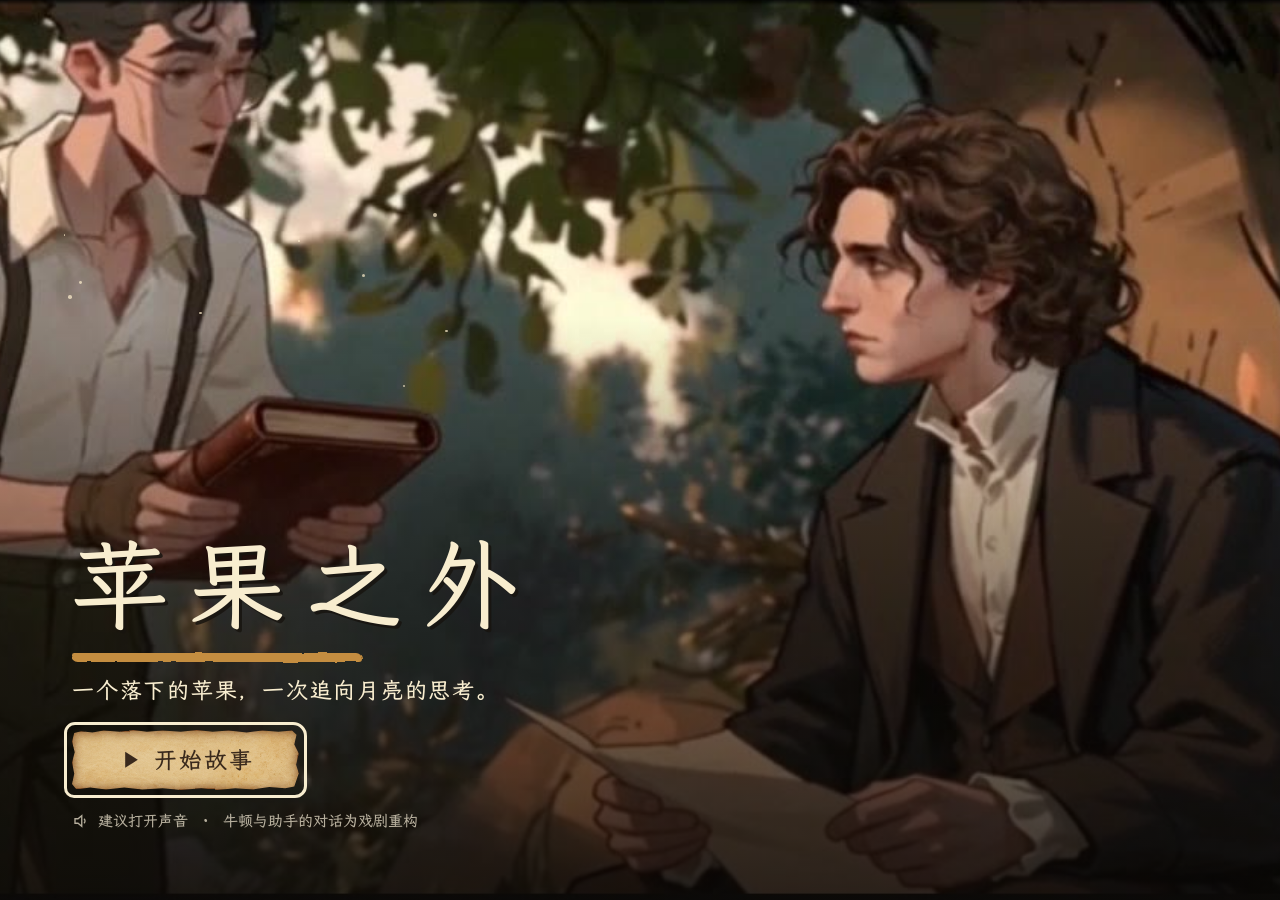
<file: experiences/apple-beyond/index.html>
<!doctype html>
<html lang="zh-CN">
<head>
<meta charset="utf-8">
<meta name="viewport" content="width=device-width, initial-scale=1, viewport-fit=cover">
<link rel="icon" href="data:,">
<title>苹果之外</title>
<meta name="claude:viewport-fit-sides" content="cover">
<link rel="stylesheet" href="styles/tokens.css">
<link rel="stylesheet" href="styles/film.css">
<link rel="stylesheet" href="styles/player.css">
<script defer src="scripts/config.js"></script>
<script defer src="scripts/story.js"></script>
<script defer src="scripts/plates.js"></script>
<script defer src="scripts/overlays.js"></script>
<script defer src="scripts/media.js"></script>
<script defer src="scripts/fx.js"></script>
<script defer src="scripts/notebook.js"></script>
<script defer src="assets/audio/music-data.js"></script>
<script defer src="scripts/audio.js"></script>
<script defer src="scripts/app.js"></script>
<link rel="stylesheet" href="styles/parchment.css">
<link rel="stylesheet" href="styles/fullscreen.css">
</head>
<body class="film-body">
<noscript><p class="noscript">这部互动电影需要浏览器开启 JavaScript。</p></noscript>
<svg class="ink-defs" aria-hidden="true" focusable="false"><defs>
  <filter id="ink-a" x="-6%" y="-6%" width="112%" height="112%"><feTurbulence type="fractalNoise" baseFrequency="0.045" numOctaves="2" seed="3" result="n"/><feDisplacementMap in="SourceGraphic" in2="n" scale="3.4" xChannelSelector="R" yChannelSelector="G"/></filter>
  <filter id="ink-b" x="-6%" y="-6%" width="112%" height="112%"><feTurbulence type="fractalNoise" baseFrequency="0.05" numOctaves="2" seed="11" result="n"/><feDisplacementMap in="SourceGraphic" in2="n" scale="3.4" xChannelSelector="R" yChannelSelector="G"/></filter>
  <filter id="ink-c" x="-6%" y="-6%" width="112%" height="112%"><feTurbulence type="fractalNoise" baseFrequency="0.04" numOctaves="2" seed="23" result="n"/><feDisplacementMap in="SourceGraphic" in2="n" scale="3.4" xChannelSelector="R" yChannelSelector="G"/></filter>
</defs></svg>
<main class="film" id="film">
  <div class="scene" id="scene" data-scene="welcome" data-node="welcome">
    <div class="stage">
      <img class="still" id="still" src="assets/stills/cover.jpg" alt="" width="1280" height="720">
      <canvas class="freeze" id="freeze" width="1280" height="720" aria-hidden="true" hidden></canvas>
      <video class="clip" id="clip" playsinline preload="auto" hidden></video>
      <div class="ov" id="ov" aria-hidden="true"></div>
      <div class="shade" aria-hidden="true"></div>
      <div class="ambience" aria-hidden="true"></div>
      <svg class="launch" viewBox="0 0 1280 720" aria-hidden="true">
        <defs>
          <linearGradient id="launch-g" x1="0" y1="0" x2="1" y2="0"><stop offset="0%" stop-color="#a87a2a" stop-opacity="0.4"/><stop offset="60%" stop-color="#e8c77e"/><stop offset="100%" stop-color="#fff3cf"/></linearGradient>
        </defs>
        <g class="launch-g">
          <path class="launch-glow" d=""/>
          <path class="launch-body" d=""/>
          <path class="launch-shaft" pathLength="1" d="M852 482 L982 482"/>
          <path class="launch-head" pathLength="1" d="M968 470 L984 482 L968 494"/>
          <g class="launch-ticks"></g>
        </g>
      </svg>
      <div class="hot">
        <button type="button" class="hs" id="sp-ball" data-for="speed" style="--x:814;--y:482" aria-expanded="false" aria-controls="sp-dial" hidden>
          <span class="hs-core" aria-hidden="true"></span><span class="hs-tag">点小球</span>
        </button>
        <div class="thinking" data-for="hypothesis" style="--x:492;--y:150" aria-hidden="true" hidden><i></i><i></i><i></i></div>
        <div class="thinking" data-for="reciprocity" style="--x:500;--y:150" aria-hidden="true" hidden><i></i><i></i><i></i></div>
        <button type="button" class="hs" data-for="summary" data-clue="0" style="--x:470;--y:212" hidden><span class="hs-core" aria-hidden="true"></span><span class="hs-tag">地球仪</span></button>
        <button type="button" class="hs" data-for="summary" data-clue="1" style="--x:752;--y:466" hidden><span class="hs-core" aria-hidden="true"></span><span class="hs-tag">手稿</span></button>
        <button type="button" class="hs is-tag-left" data-for="summary" data-clue="2" style="--x:986;--y:452" hidden><span class="hs-core" aria-hidden="true"></span><span class="hs-tag">苹果</span></button>
        <div class="clue" id="sum-clue" hidden><svg class="clue-art" viewBox="0 0 200 120" aria-hidden="true"></svg></div>
      </div>
      <div class="fx-layer" aria-hidden="true"></div>
      <div class="stage-msg" hidden></div>
    </div>

    <div class="ui">
      <!-- 片头 -->
      <div class="grp" data-for="welcome">
        <div class="cover">
          <h1 class="cover-title">苹果之外</h1>
          <p class="cover-sub">一个落下的苹果，一次追向月亮的思考。</p>
          <div class="cover-actions">
            <button type="button" class="pill is-big" id="btn-start"><svg viewBox="0 0 24 24" aria-hidden="true"><path d="M8 5 L19 12 L8 19 Z" fill="currentColor" stroke="none"/></svg><span>开始故事</span></button>
            <button type="button" class="ghost" id="btn-resume" hidden><svg viewBox="0 0 24 24" aria-hidden="true"><path d="M5 12 a7 7 0 1 0 2-5"/><path d="M5 4 V8 H9"/></svg><span>继续故事</span></button>
          </div>
          <p class="cover-note"><svg viewBox="0 0 24 24" aria-hidden="true"><path d="M4 9 H8 L13 5 V19 L8 15 H4 Z"/><path d="M16 9 a4 4 0 0 1 0 6"/></svg>建议打开声音　·　牛顿与助手的对话为戏剧重构</p>
        </div>
      </div>

      <!-- 三档速度 -->
      <div class="grp" data-for="speed retry" hidden>
        <p class="task"><span id="speed-task">选一档速度，让小球绕过地面</span></p>
        <div class="dial" id="sp-dial" role="radiogroup" aria-labelledby="speed-task">
          <button type="button" class="medal" role="radio" aria-checked="false" data-v="0" style="--x:704;--y:426" tabindex="0" aria-label="速度档位一"><span class="medal-num" aria-hidden="true">Ⅰ</span><span class="medal-bars" aria-hidden="true"><i></i></span><i class="medal-tried" aria-hidden="true"></i></button>
          <button type="button" class="medal" role="radio" aria-checked="false" data-v="1" style="--x:814;--y:362" tabindex="-1" aria-label="速度档位二"><span class="medal-num" aria-hidden="true">Ⅱ</span><span class="medal-bars" aria-hidden="true"><i></i><i></i></span><i class="medal-tried" aria-hidden="true"></i></button>
          <button type="button" class="medal" role="radio" aria-checked="false" data-v="2" style="--x:924;--y:426" tabindex="-1" aria-label="速度档位三"><span class="medal-num" aria-hidden="true">Ⅲ</span><span class="medal-bars" aria-hidden="true"><i></i><i></i><i></i></span><i class="medal-tried" aria-hidden="true"></i></button>
        </div>
        <div class="result" id="sp-result" hidden>
          <svg class="result-art" viewBox="0 0 240 110" aria-hidden="true">
            <defs><radialGradient id="rb" cx="35%" cy="30%" r="70%"><stop offset="0%" stop-color="#f6d9a8"/><stop offset="60%" stop-color="#b8834c"/><stop offset="100%" stop-color="#6a4520"/></radialGradient></defs>
            <path class="result-sky" d="M0 0 H240 V110 H0 Z"/>
            <path class="result-ground" d="M0 86 Q120 70 240 86 V110 H0 Z"/>
            <path class="result-trail" pathLength="1" d=""/>
            <g class="result-burst"></g>
            <circle class="result-ball" r="8" cx="0" cy="0" fill="url(#rb)"/>
          </svg>
          <p class="result-text"><span class="result-tag"></span><span class="sr-only" id="sp-result-sr"></span></p>
          <button type="button" class="pill" id="sp-retry"><svg viewBox="0 0 24 24" aria-hidden="true"><path d="M5 12 a7 7 0 1 0 2-5"/><path d="M5 4 V8 H9"/></svg><span>再试一次</span></button>
        </div>
        <div class="speed-bar">
          <button type="button" class="pill is-launch" id="speed-fire" disabled><svg viewBox="0 0 24 24" aria-hidden="true"><path d="M4 14 C9 13 14 10 19 5"/><path d="M13 5 L19 5 L19 11"/></svg><span>发射</span></button>
        </div>
      </div>

      <!-- 第二次选择：两种假设 -->
      <div class="grp" data-for="hypothesis" hidden>
        <p class="task"><span id="hyp-task">你来回答牛顿</span></p>
        <div class="bubbles" id="hyp-bubbles" role="group" aria-label="回答牛顿：相隔这么远，吸引还会一样强吗？">
          <button type="button" class="bubble" data-value="constant">
            <span class="bubble-text">也许远近并不影响吸引。</span>
          </button>
          <button type="button" class="bubble" data-value="weakens">
            <span class="bubble-text">也许越远，吸引就越弱。</span>
          </button>
        </div>
      </div>

      <!-- 手稿小游戏 -->
      <div class="grp" data-for="notebook" hidden>
        <p class="task"><span id="nb-task" aria-live="polite">对齐两组十字</span></p>
        <div class="nb-head compact-only" aria-hidden="true">
          <span class="nb-title">吸引与距离</span>
          <span class="nb-legend"><i class="ln"></i>参考<i class="ln is-dashed"></i>预测</span>
        </div>
        <div class="sheet-wrap">
          <svg class="sheet" viewBox="0 0 800 500" role="group" aria-labelledby="nb-task"></svg>
          <div class="sheet-fx" aria-hidden="true"></div>
        </div>
        <p class="nb-compare compact-only" id="nb-compare"></p>
        <p class="nb-note compact-only">模型推演示意，非牛顿原始观测记录。</p>
        <div class="nb-actions">
          <div class="nb-left">
            <button type="button" class="icon-btn" id="nb-help-btn" aria-expanded="false" aria-controls="nb-help" aria-label="操作说明"><svg viewBox="0 0 24 24" aria-hidden="true"><circle cx="12" cy="12" r="9"/><path d="M9.5 9.5 a2.5 2.5 0 1 1 3.5 2.3 c-.8 .4 -1 1 -1 1.7"/><circle cx="12" cy="17" r="0.6" fill="currentColor"/></svg></button>
            <button type="button" class="ghost is-small" id="nb-auto"><svg viewBox="0 0 24 24" aria-hidden="true"><path d="M12 3 V21 M3 12 H21"/><circle cx="12" cy="12" r="4"/></svg><span>自动对齐</span></button>
          </div>
          <div class="nb-right">
            <div class="nb-status" id="nb-status"></div>
            <button type="button" class="pill" id="nb-primary" hidden>记下</button>
          </div>
        </div>
        <div class="nb-help" id="nb-help" hidden>
          <h3>操作说明</h3>
          <p>拖动预测纸让两组十字重合，或按“自动对齐”。键盘：<kbd>Tab</kbd> 选中预测纸，方向键移动（<kbd>Shift</kbd> 加快），<kbd>Enter</kbd> 检查。检视框可以拖，也可以点“近 / 中 / 远”，或用 <kbd>←</kbd> <kbd>→</kbd> <kbd>Home</kbd> <kbd>End</kbd>。</p>
          <details>
            <summary>这张手稿说明什么</summary>
            <p>参考底稿按牛顿引力模型画出：物体质量不变，距离从地心量起。距离增为原来的 1.5 倍时，模型给出的吸引是原来的 4/9；增为 2 倍时是原来的 1/4。这些点由模型计算得到，不是历史观测，也不能当作对这条规律的独立实验证明。</p>
          </details>
        </div>
      </div>

      <!-- 第三次选择：相互作用 -->
      <div class="grp" data-for="reciprocity" hidden>
        <p class="task"><span>你来回答牛顿</span></p>
        <div class="bubbles" id="rec-bubbles" role="group" aria-label="回答牛顿：苹果落下来时，地球会不会也受到它的影响？">
          <button type="button" class="bubble" data-value="one-way">
            <svg class="bubble-art" viewBox="0 0 80 44" aria-hidden="true"><path class="ba-earth" d="M6 4 A30 30 0 0 1 6 40"/><circle class="ba-apple" cx="66" cy="22" r="6"/><path class="ba-arrow" pathLength="1" d="M57 22 L22 22 M27 17 L22 22 L27 27"/></svg>
            <span class="bubble-text">应该只有苹果向地球靠近。</span>
          </button>
          <button type="button" class="bubble" data-value="mutual">
            <svg class="bubble-art" viewBox="0 0 80 44" aria-hidden="true"><path class="ba-earth" d="M6 4 A30 30 0 0 1 6 40"/><circle class="ba-apple" cx="66" cy="22" r="6"/><path class="ba-arrow" pathLength="1" d="M57 16 L40 16 M45 11 L40 16 L45 21"/><path class="ba-arrow" pathLength="1" d="M20 28 L37 28 M32 23 L37 28 L32 33"/></svg>
            <span class="bubble-text">地球也会向苹果靠近一点。</span>
          </button>
        </div>
      </div>

      <!-- 结尾 -->
      <div class="grp" data-for="summary" hidden>
        <p class="task"><span id="sum-task">点亮桌上的三处线索</span></p>
        <div class="finale">
          <ol class="slots">
            <li class="slot" data-i="0"><span class="slot-mark" aria-hidden="true"><svg viewBox="0 0 24 24"><ellipse cx="12" cy="12" rx="9" ry="4" fill="none" stroke="currentColor" stroke-width="1.6"/><circle cx="12" cy="12" r="3.4" fill="currentColor"/><circle cx="21" cy="12" r="1.8" fill="currentColor"/></svg></span><span class="slot-body"><span class="slot-text">向前运动，也在下落。</span><span class="slot-ghost" aria-hidden="true"></span></span></li>
            <li class="slot" data-i="1"><span class="slot-mark" aria-hidden="true"><svg viewBox="0 0 24 24"><path d="M4 4 V20" stroke="currentColor" stroke-width="1.6"/><path d="M8 8 H18 M8 16 H12" stroke="currentColor" stroke-width="2.2" stroke-linecap="round"/></svg></span><span class="slot-body"><span class="slot-text">距离变远，吸引减弱。</span><span class="slot-ghost" aria-hidden="true"></span></span></li>
            <li class="slot" data-i="2"><span class="slot-mark" aria-hidden="true"><svg viewBox="0 0 24 24"><circle cx="6" cy="12" r="4" fill="currentColor"/><circle cx="19" cy="12" r="2.6" fill="currentColor"/><path d="M10.5 10 H14 M13.5 14 H10" stroke="currentColor" stroke-width="1.6" stroke-linecap="round"/></svg></span><span class="slot-body"><span class="slot-text">地球与苹果，相互吸引。</span><span class="slot-ghost" aria-hidden="true"></span></span></li>
          </ol>
          <div class="finale-end" id="sum-end" hidden>
            
            <p class="record" id="sum-record"></p>
            <div class="exits" id="sum-exits">
              <button type="button" class="pill" id="sum-restart"><svg viewBox="0 0 24 24" aria-hidden="true"><path d="M5 12 a7 7 0 1 0 2-5"/><path d="M5 4 V8 H9"/></svg><span>再走一次</span></button>
              <button type="button" class="ghost" id="sum-back"><svg viewBox="0 0 24 24" aria-hidden="true"><path d="M10 6 L4 12 L10 18"/><path d="M4 12 H20"/></svg><span>返回入口</span></button>
            </div>
            <div class="confirm" id="sum-confirm" hidden>
              <span>从片头重新开始？这一轮的记录会清除。</span>
              <button type="button" class="pill" id="sum-yes">开始新一轮</button>
              <button type="button" class="ghost" id="sum-no">留在这里</button>
            </div>
          </div>
        </div>
      </div>
    </div>

    <!-- 播放器工具：右上角，闲置 2.5 秒后淡出 -->
    <div class="chrome" id="chrome">
      <button type="button" class="chrome-btn chrome-ff" id="btn-ff" aria-label="快进：当前 1 倍速" aria-pressed="false" hidden>
        <svg viewBox="0 0 24 24" aria-hidden="true"><path d="M3.5 6 L11.5 12 L3.5 18 Z"/><path d="M12 6 L20 12 L12 18 Z"/></svg>
        <b class="ff-rate">1×</b>
      </button>
      <button type="button" class="chrome-btn" id="btn-menu" aria-expanded="false" aria-controls="menu" aria-label="暂停与菜单">
        <svg viewBox="0 0 24 24" aria-hidden="true"><rect x="7" y="5" width="3.4" height="14" rx="1.2"/><rect x="13.6" y="5" width="3.4" height="14" rx="1.2"/></svg>
      </button>
      <div class="menu" id="menu" role="dialog" aria-label="菜单" hidden>
        <button type="button" class="menu-item" id="m-play"><svg viewBox="0 0 24 24" aria-hidden="true"><path d="M8 5 L19 12 L8 19 Z"/></svg><span>继续播放</span></button>
        <button type="button" class="menu-item" id="m-replay"><svg viewBox="0 0 24 24" aria-hidden="true"><path d="M5 12 a7 7 0 1 0 2-5"/><path d="M5 4 V8 H9"/></svg><span>重播本段</span></button>
        <button type="button" class="menu-item" id="m-sound" aria-pressed="true"><svg viewBox="0 0 24 24" aria-hidden="true"><path d="M4 9 H8 L13 5 V19 L8 15 H4 Z"/><path class="snd-wave" d="M16 9 a4 4 0 0 1 0 6"/></svg><span>声音开启</span></button>
        <button type="button" class="menu-item" id="m-motion" aria-pressed="false"><svg viewBox="0 0 24 24" aria-hidden="true"><path d="M4 12 h4 M10 12 h4 M16 12 h4"/></svg><span>减少界面动效</span></button>
        <button type="button" class="menu-item" id="m-restart"><svg viewBox="0 0 24 24" aria-hidden="true"><path d="M4 4 v6 h6"/><path d="M5 10 a8 8 0 1 1 -1 4"/></svg><span>重新开始故事</span></button>
        <button type="button" class="menu-item" id="m-home"><svg viewBox="0 0 24 24" aria-hidden="true"><path d="M4 11 L12 4 L20 11 V20 H4 Z"/></svg><span>回到片头</span></button>
        <p class="menu-note">“减少界面动效”只作用于界面与示意图，影片里的动作仍会保留。</p>
      </div>
    </div>
    <p class="toast" id="toast" role="status" hidden></p>
    <p class="sr-only" id="live" aria-live="polite"></p>
  </div>
</main>
</body>
</html>
</file>
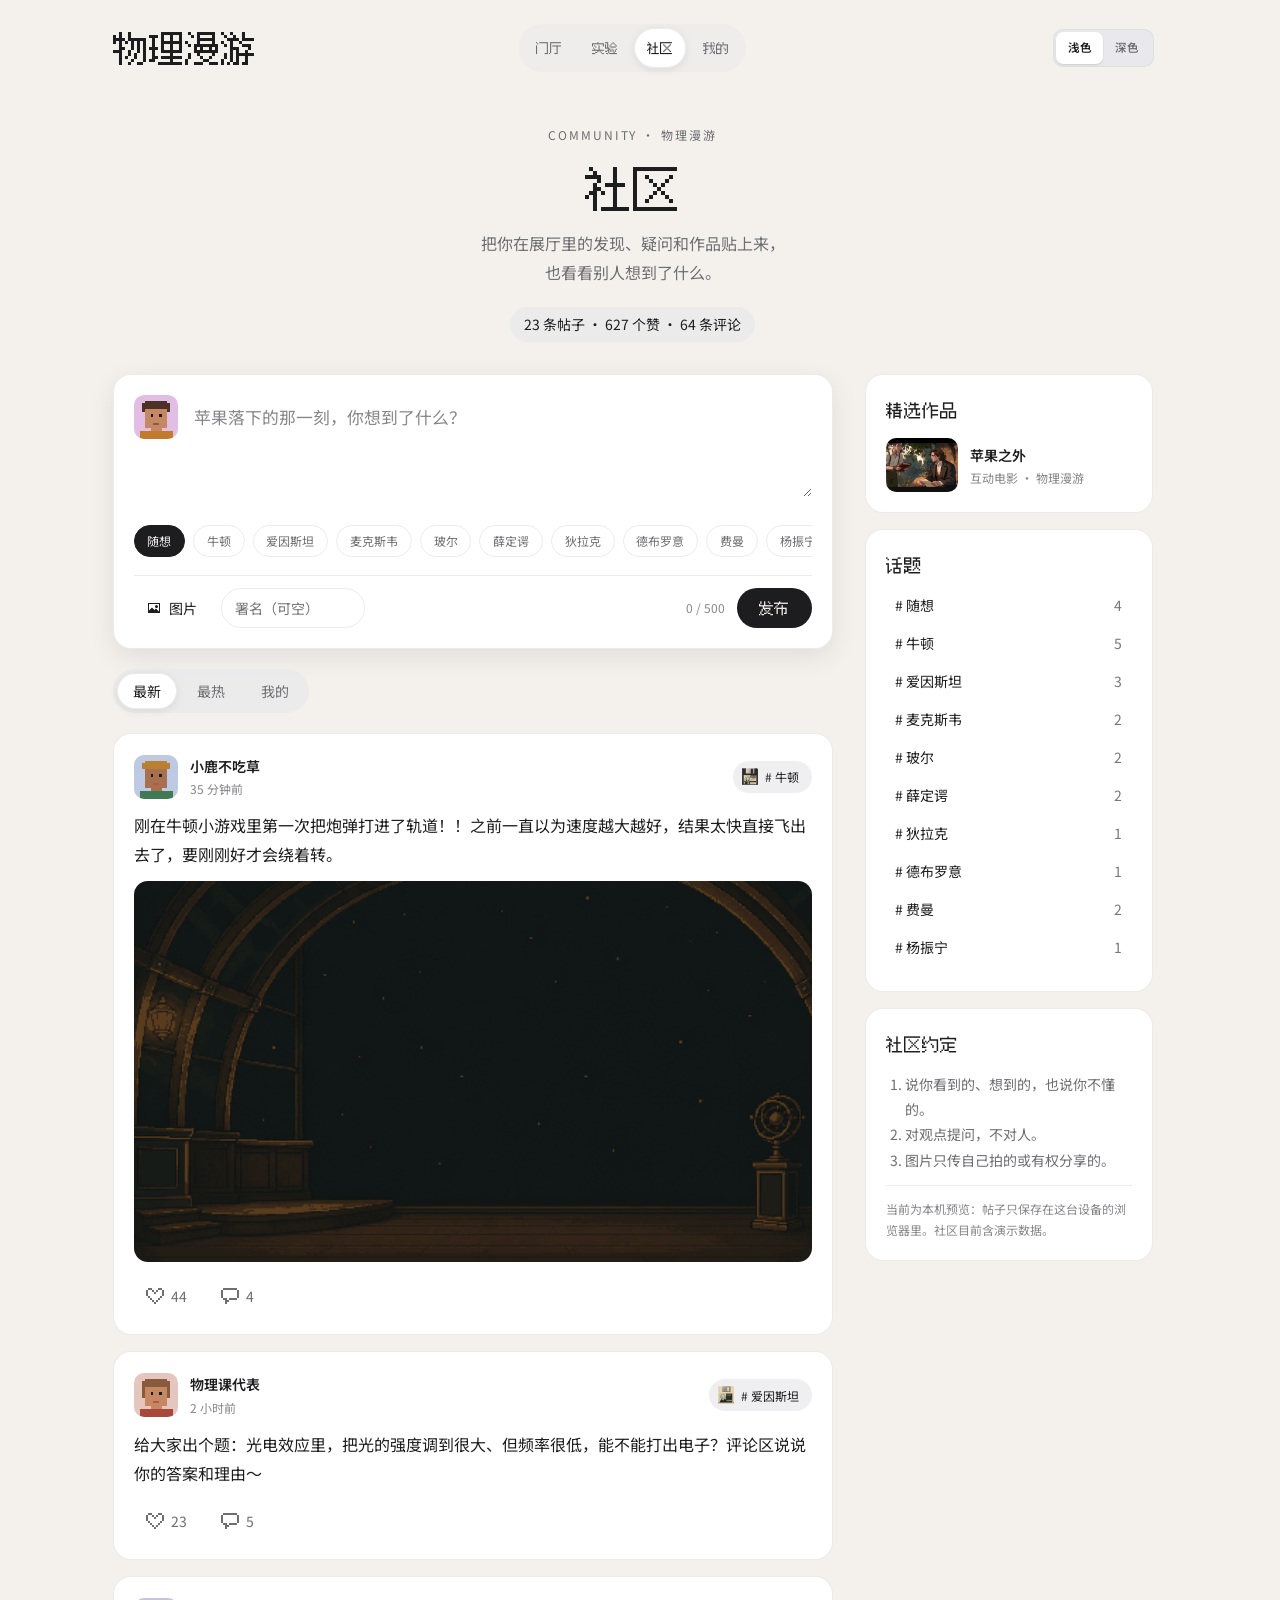
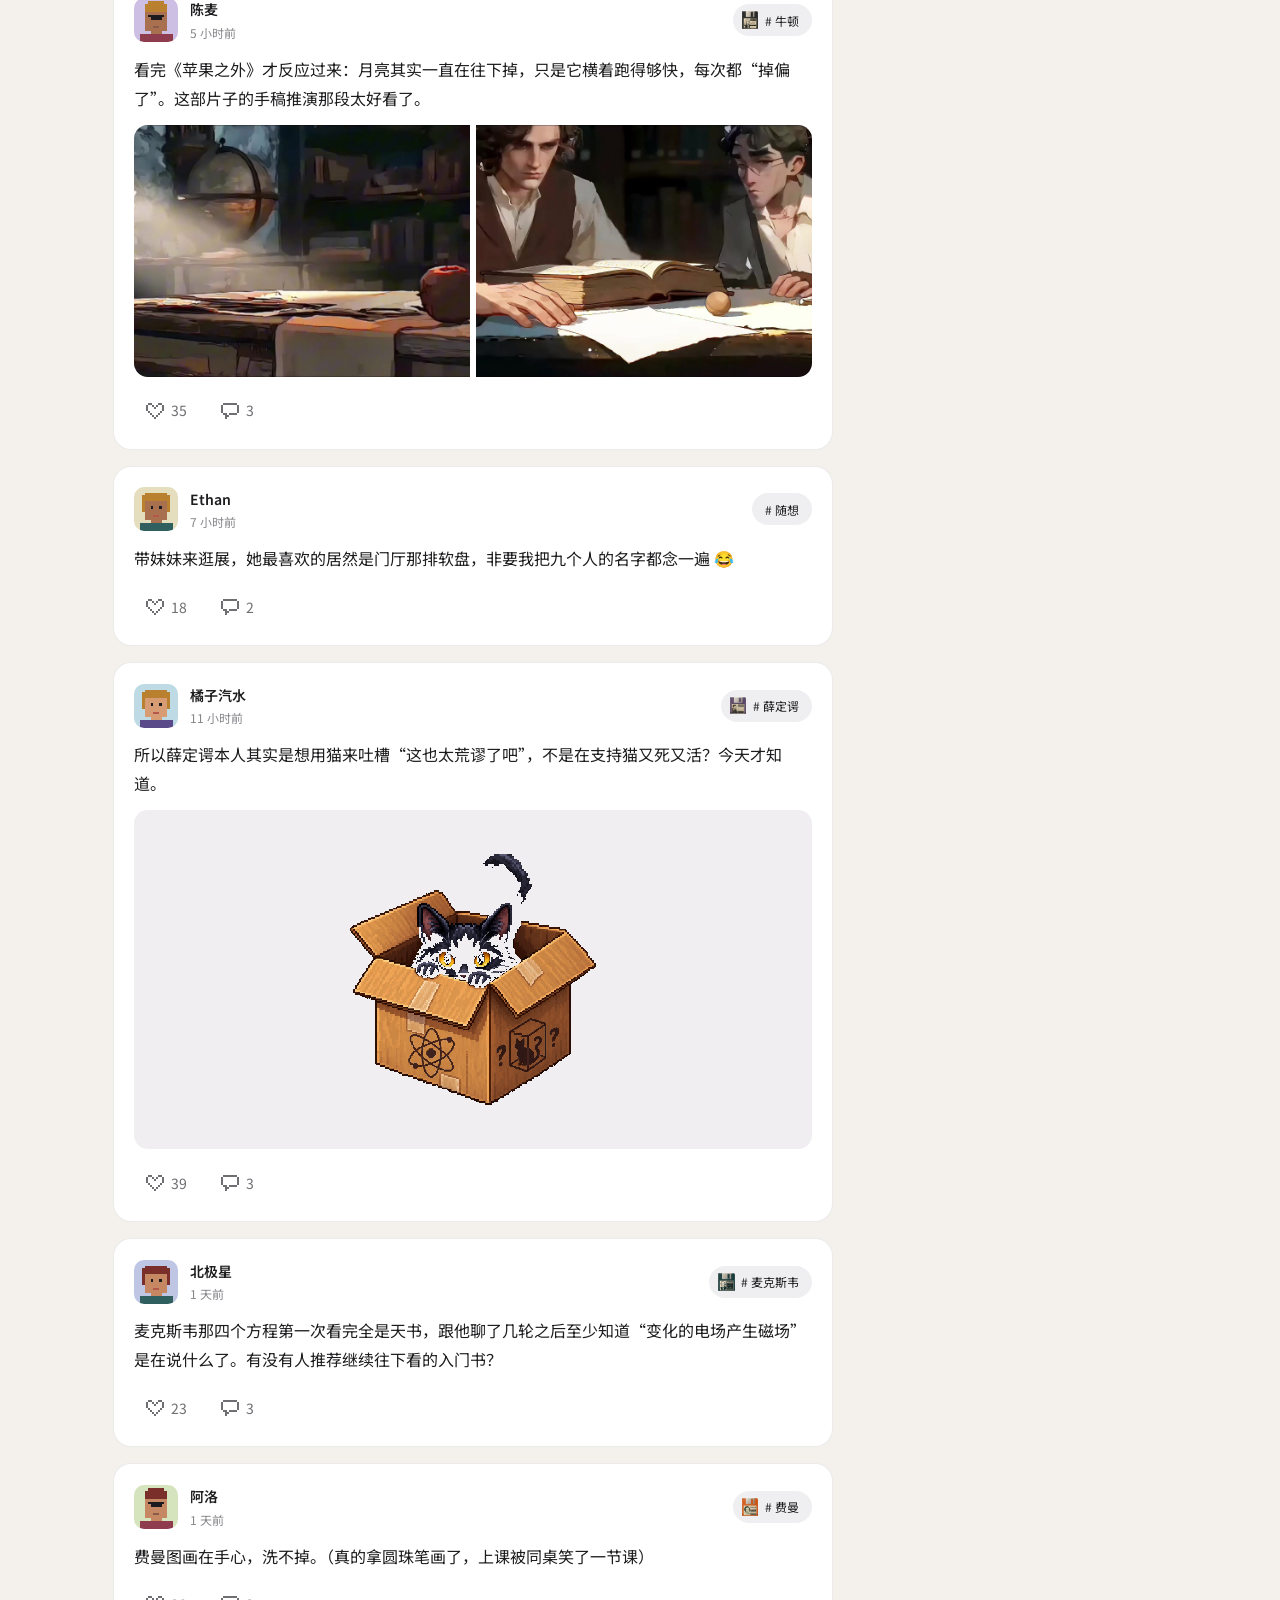
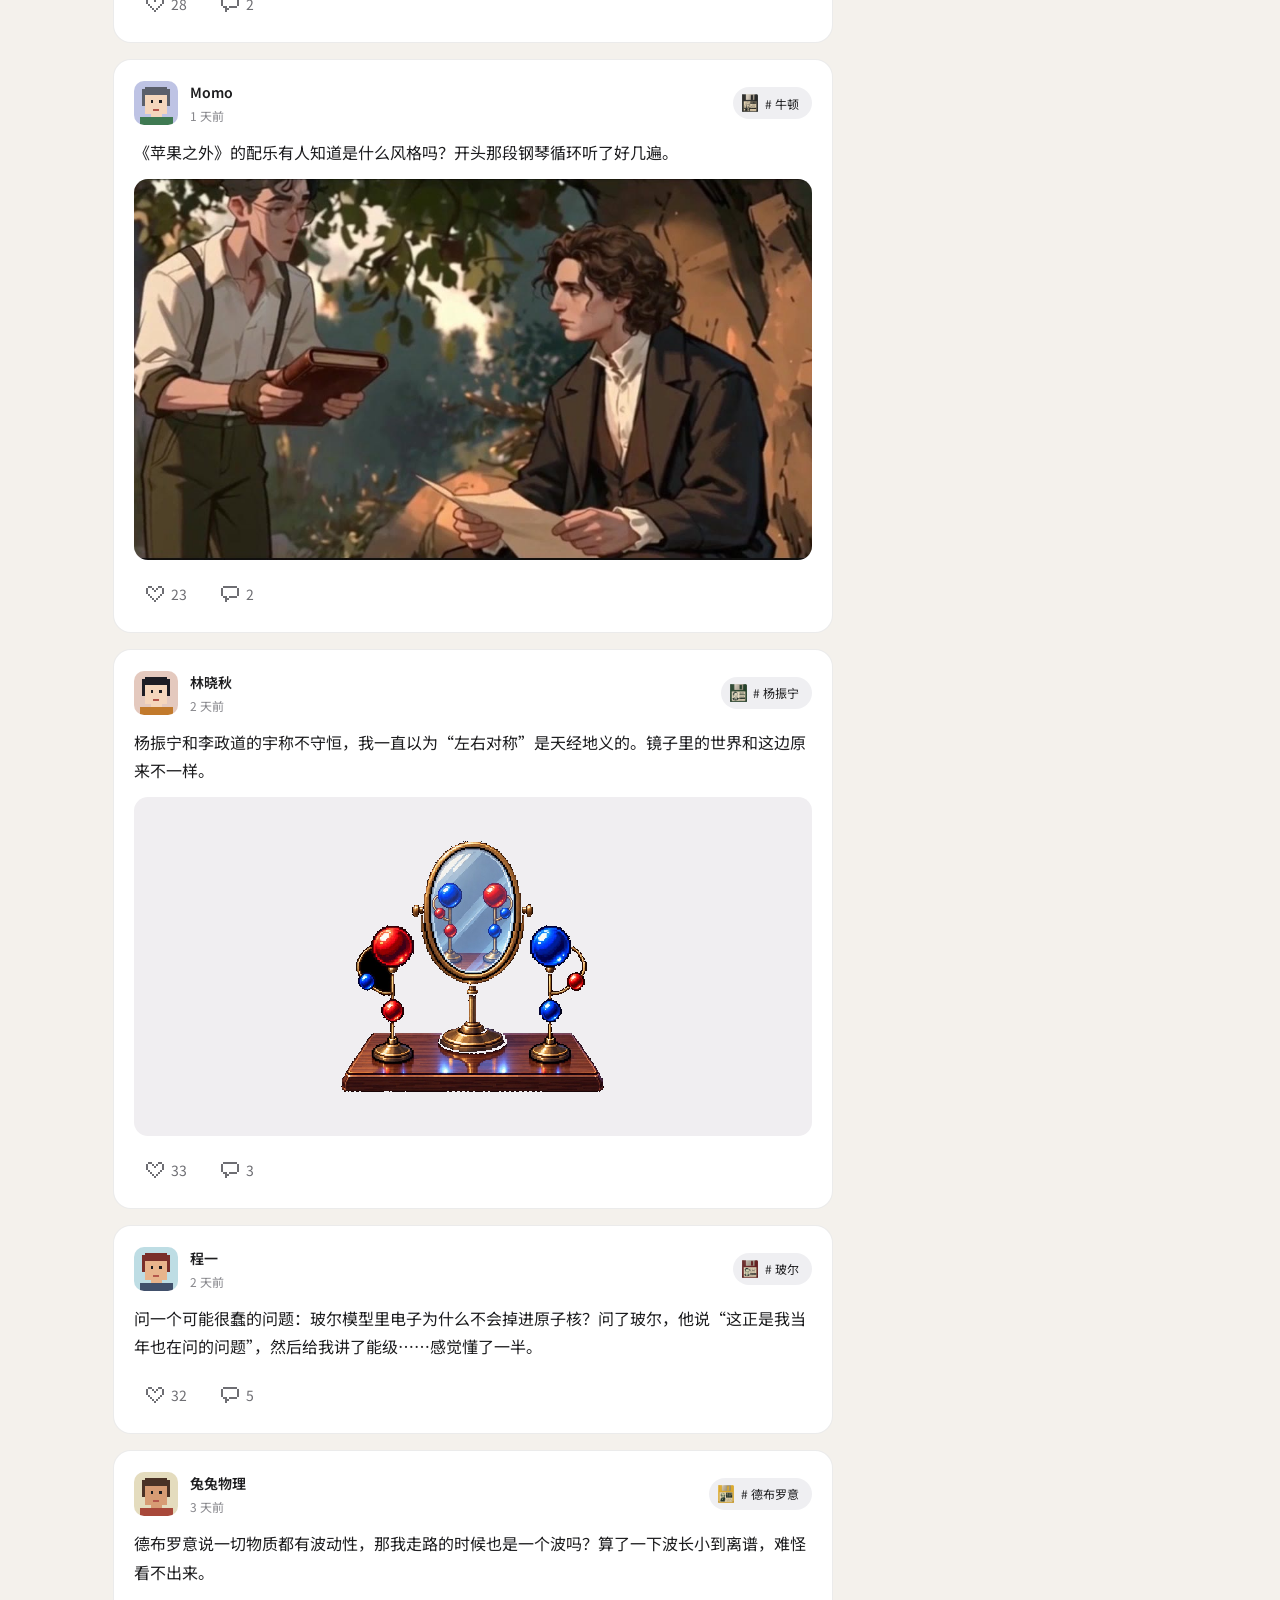
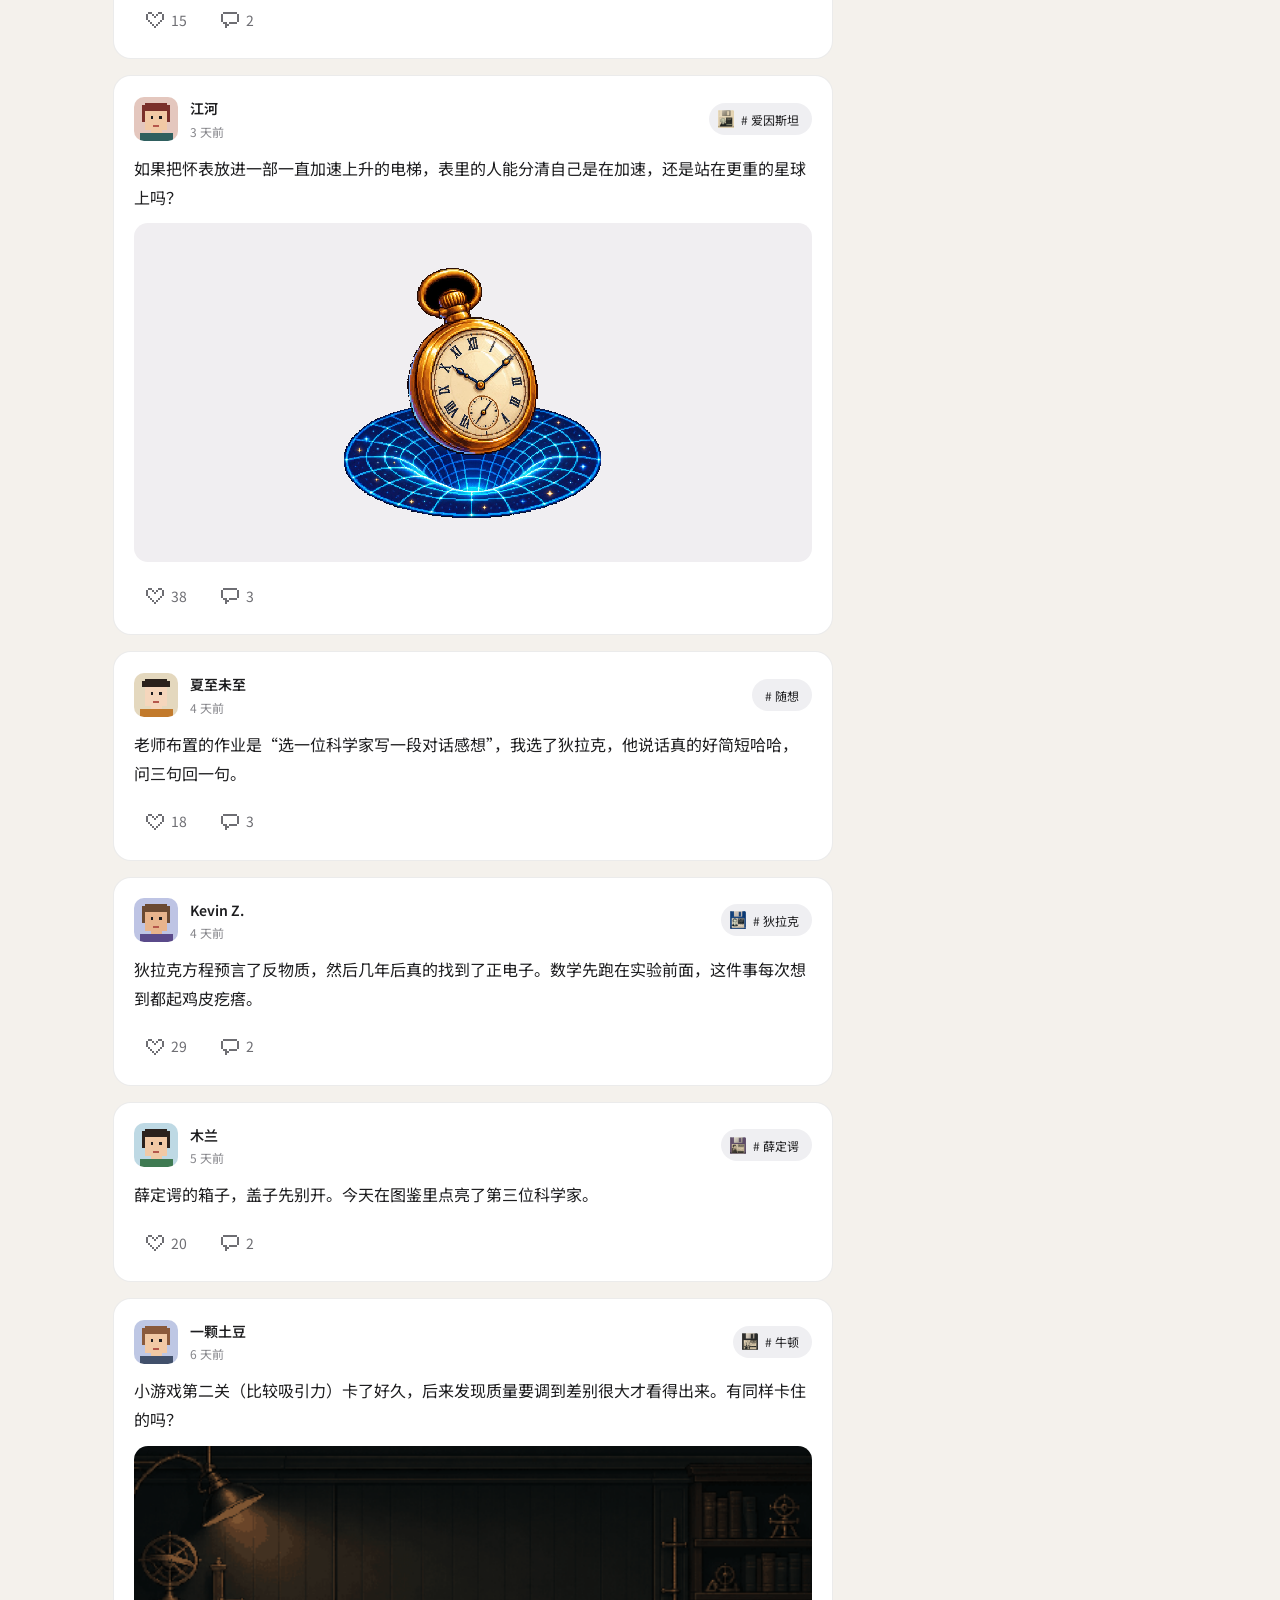
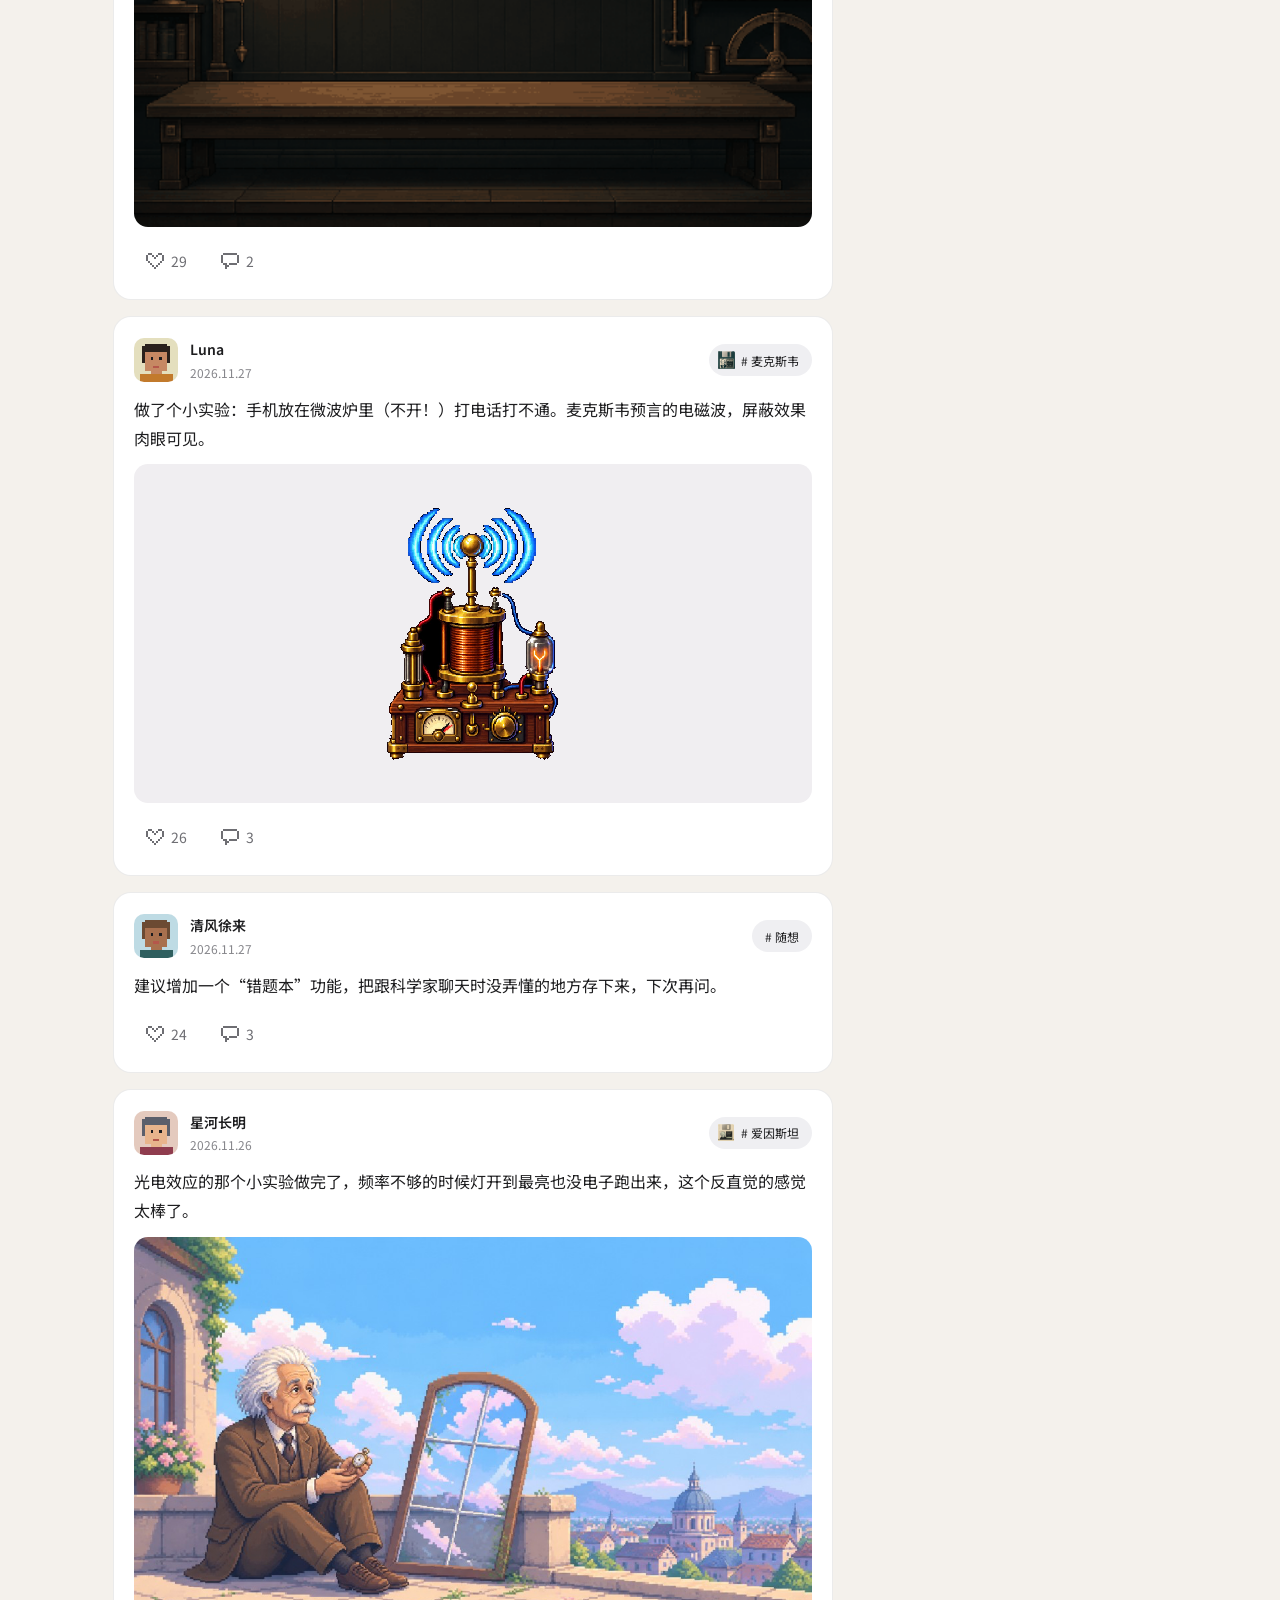
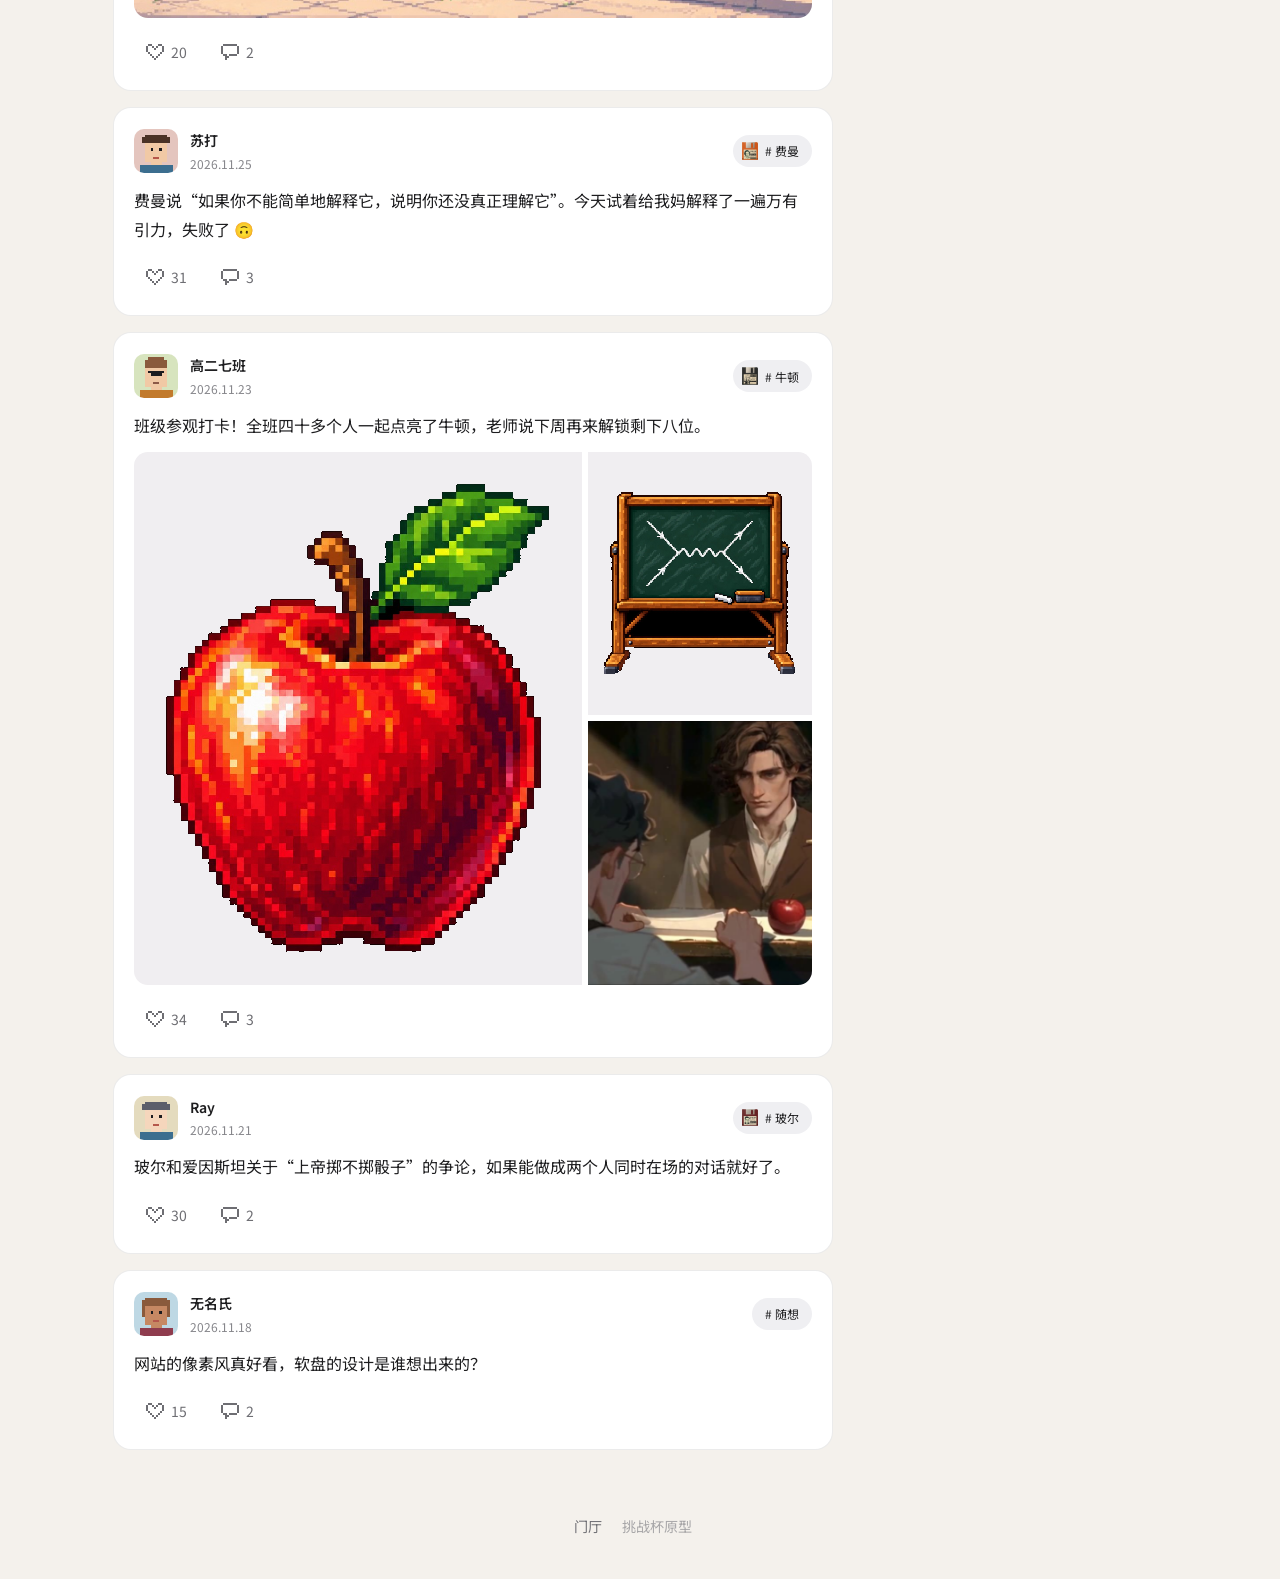
<file: community.html>
<!doctype html>
<html lang="zh-CN">
  <head>
    <meta charset="UTF-8" />
    <meta name="viewport" content="width=device-width, initial-scale=1.0" />
    <meta
      name="description"
      content="物理漫游社区：分享你的发现、疑问和作品，点赞与评论。"
    />
    <title>社区 · 物理漫游</title>
    <script>
      (() => {
        let saved = null;
        try { saved = localStorage.getItem("qo-alt-theme"); } catch {}
        const theme =
          saved === "light" || saved === "dark"
            ? saved
            : matchMedia("(prefers-color-scheme: light)").matches
              ? "light"
              : "dark";
        document.documentElement.dataset.theme = theme;
      })();
    </script>
    <link rel="preconnect" href="https://fonts.googleapis.com" />
    <link rel="preconnect" href="https://fonts.gstatic.com" crossorigin />
    <link
      href="https://fonts.googleapis.com/css2?family=Noto+Sans+SC:wght@400;500;600&family=Noto+Serif+SC:wght@400;600&display=swap"
      rel="stylesheet"
    />
    <link rel="stylesheet" href="./styles.css?v=sky-fade-4k-1" />
    <link rel="stylesheet" href="./visual-system.css?v=nav-slide-1" />
    <link rel="stylesheet" href="./exhibition.css?v=hierarchy-2" />
    <link rel="stylesheet" href="./community.css?v=feed-1" />
  </head>
  <body class="cabinet-page community-page">
    <a class="skip" href="#composeText">跳到发帖</a>

    <main>
      <div class="shell">
        <header class="masthead">
          <a class="wordmark" href="./" aria-label="物理漫游首页">物理漫游</a>
          <nav class="site-nav" aria-label="展厅">
            <a href="./">门厅</a>
            <a href="./?figure=newton#experiment-newton-gravity">实验</a>
            <a href="./community.html" aria-current="page">社区</a>
            <a href="./me.html">我的</a>
          </nav>
          <div class="appearance" role="group" aria-label="外观">
            <button type="button" data-theme="light" aria-pressed="false">浅色</button>
            <button type="button" data-theme="dark" aria-pressed="true">深色</button>
          </div>
        </header>

        <section class="cm-hero" aria-labelledby="cmTitle">
          <p class="cm-kicker">COMMUNITY · 物理漫游</p>
          <h1 id="cmTitle">社区</h1>
          <p class="lede">把你在展厅里的发现、疑问和作品贴上来，<br class="cm-br" />也看看别人想到了什么。</p>
          <p class="cm-stats" id="cmStats" aria-live="polite">正在打开社区…</p>
        </section>

        <div class="cm-layout">
          <div class="cm-main">
            <form class="cm-composer" id="composer" aria-label="发布新帖">
              <div class="cm-composer-row">
                <img class="cm-avatar" id="composeAvatar" alt="" width="44" height="44" />
                <div class="cm-composer-body">
                  <label class="sr-only" for="composeText">想分享什么</label>
                  <textarea
                    id="composeText"
                    maxlength="500"
                    rows="3"
                    placeholder="苹果落下的那一刻，你想到了什么？"
                  ></textarea>
                  <div class="cm-thumbs" id="composeThumbs" aria-label="已选图片"></div>
                </div>
              </div>

              <div class="cm-topics" id="composeTopics" role="radiogroup" aria-label="选择话题"></div>

              <div class="cm-composer-foot">
                <label class="cm-tool" title="添加图片">
                  <input id="composeImages" type="file" accept="image/*" multiple class="sr-only" />
                  <svg viewBox="0 0 16 16" width="16" height="16" aria-hidden="true"><path fill="currentColor" d="M2 3h12v10H2V3zm1 1v6.6l3-3 2.5 2.5L10 8.6l3 3V4H3zm7.5 1A1.5 1.5 0 1 1 10.5 8a1.5 1.5 0 0 1 0-3z"/></svg>
                  <span>图片</span>
                </label>
                <label class="cm-alias">
                  <span class="sr-only">署名</span>
                  <input id="composeAlias" type="text" maxlength="16" autocomplete="off" placeholder="署名（可空）" />
                </label>
                <span class="cm-count" id="composeCount">0 / 500</span>
                <button class="cm-submit" id="composeSubmit" type="submit">发布</button>
              </div>
              <p class="cm-status" id="composeStatus" aria-live="polite"></p>
            </form>

            <div class="cm-toolbar">
              <div class="cm-tabs" role="tablist" aria-label="排序">
                <button type="button" role="tab" data-sort="new" aria-selected="true">最新</button>
                <button type="button" role="tab" data-sort="hot" aria-selected="false">最热</button>
                <button type="button" role="tab" data-sort="mine" aria-selected="false">我的</button>
              </div>
              <div class="cm-filter" id="topicFilter" aria-label="按话题筛选"></div>
            </div>

            <div class="cm-feed" id="feed" aria-live="polite"></div>
            <p class="cm-empty" id="feedEmpty" hidden>这里还没有帖子，发第一条吧。</p>
          </div>

          <aside class="cm-side" aria-label="社区侧栏">
            <section class="cm-panel" aria-labelledby="featuredTitle">
              <h2 id="featuredTitle">精选作品</h2>
              <div class="cm-featured" id="featured"></div>
            </section>
            <section class="cm-panel" aria-labelledby="topicTitle">
              <h2 id="topicTitle">话题</h2>
              <ul class="cm-topic-list" id="topicList"></ul>
            </section>
            <section class="cm-panel cm-rules" aria-labelledby="rulesTitle">
              <h2 id="rulesTitle">社区约定</h2>
              <ol>
                <li>说你看到的、想到的，也说你不懂的。</li>
                <li>对观点提问，不对人。</li>
                <li>图片只传自己拍的或有权分享的。</li>
              </ol>
              <p class="cm-mode" id="cmMode"></p>
            </section>
          </aside>
        </div>
      </div>
    </main>

    <footer class="colophon">
      <a href="./">门厅</a>
      <span>挑战杯原型</span>
    </footer>

    <dialog class="lightbox cm-lightbox" id="lightbox" aria-label="查看图片">
      <img id="lightboxImage" alt="" />
      <form method="dialog"><button class="lightbox-close" type="submit">关闭</button></form>
    </dialog>

    <script src="./community.js?v=feed-1" type="module"></script>
    <script src="./nav-motion.js?v=experiment-2" type="module"></script>
  </body>
</html>
</file>
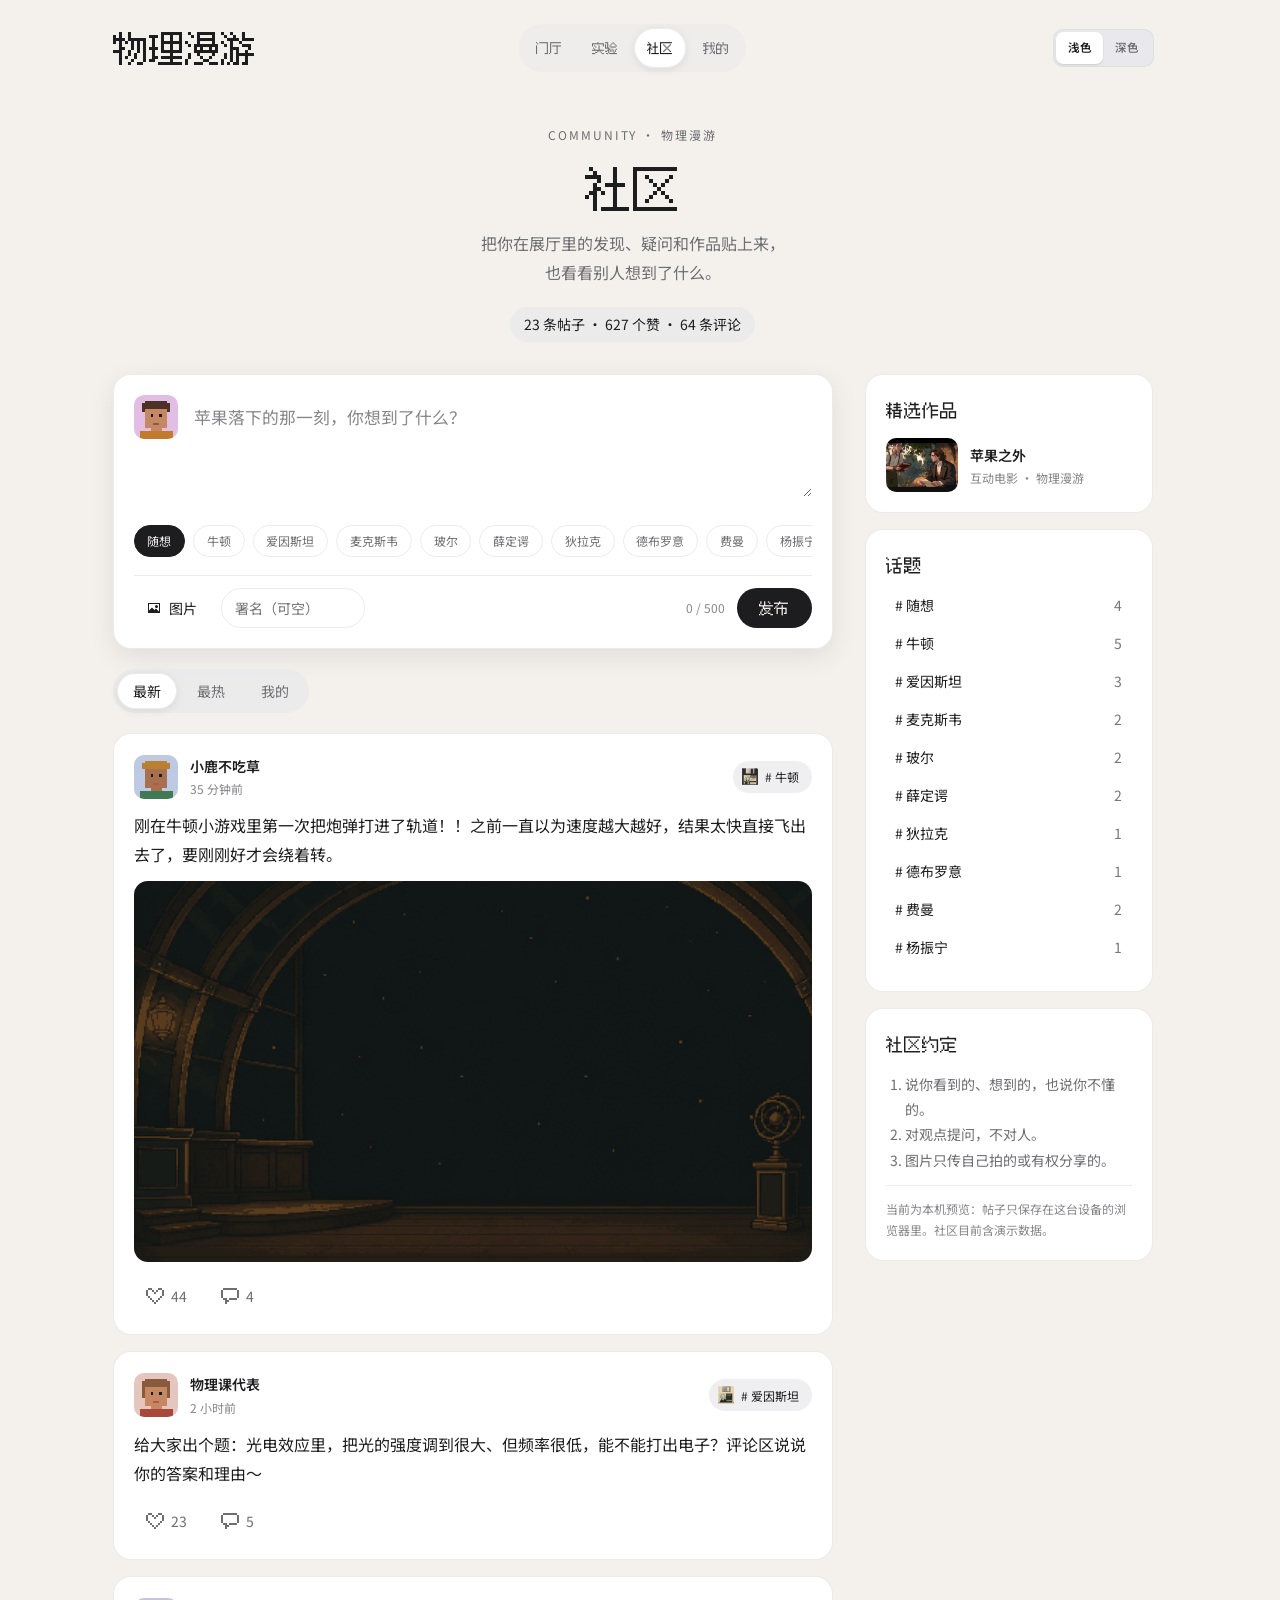
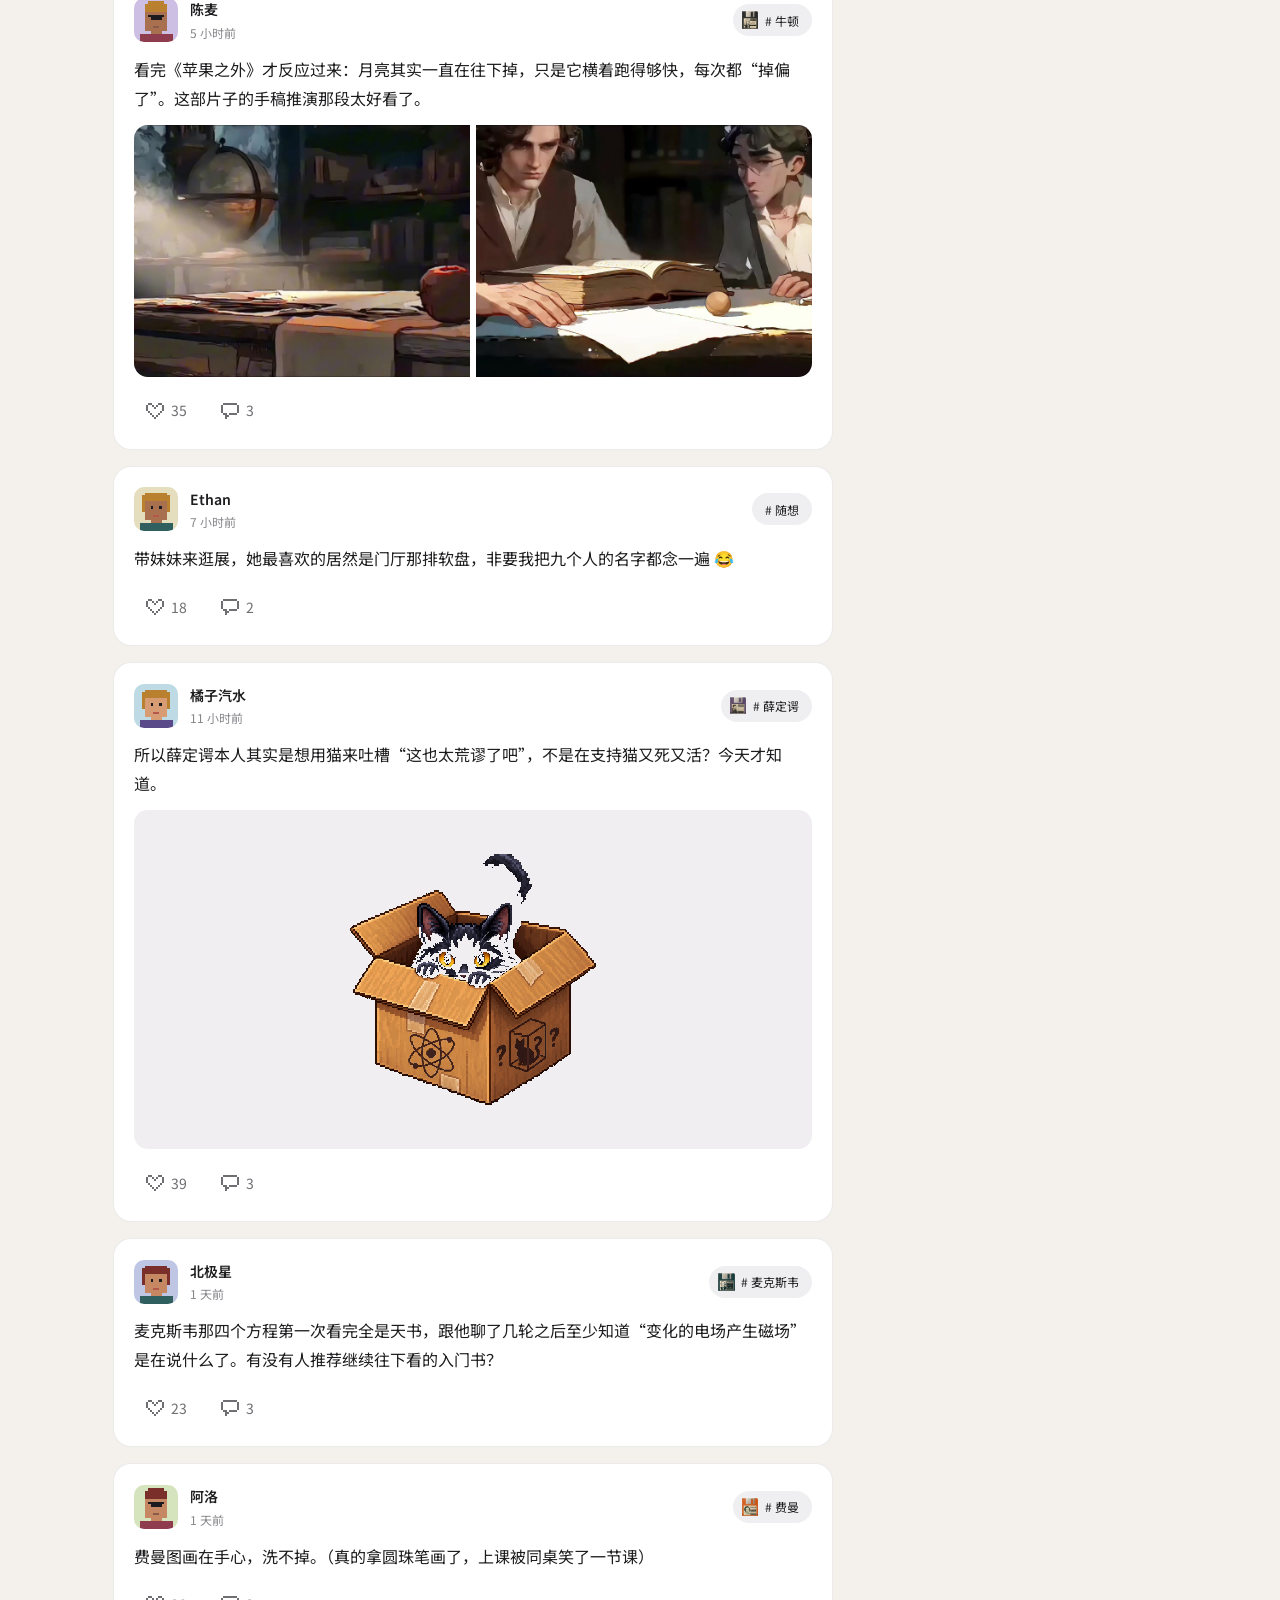
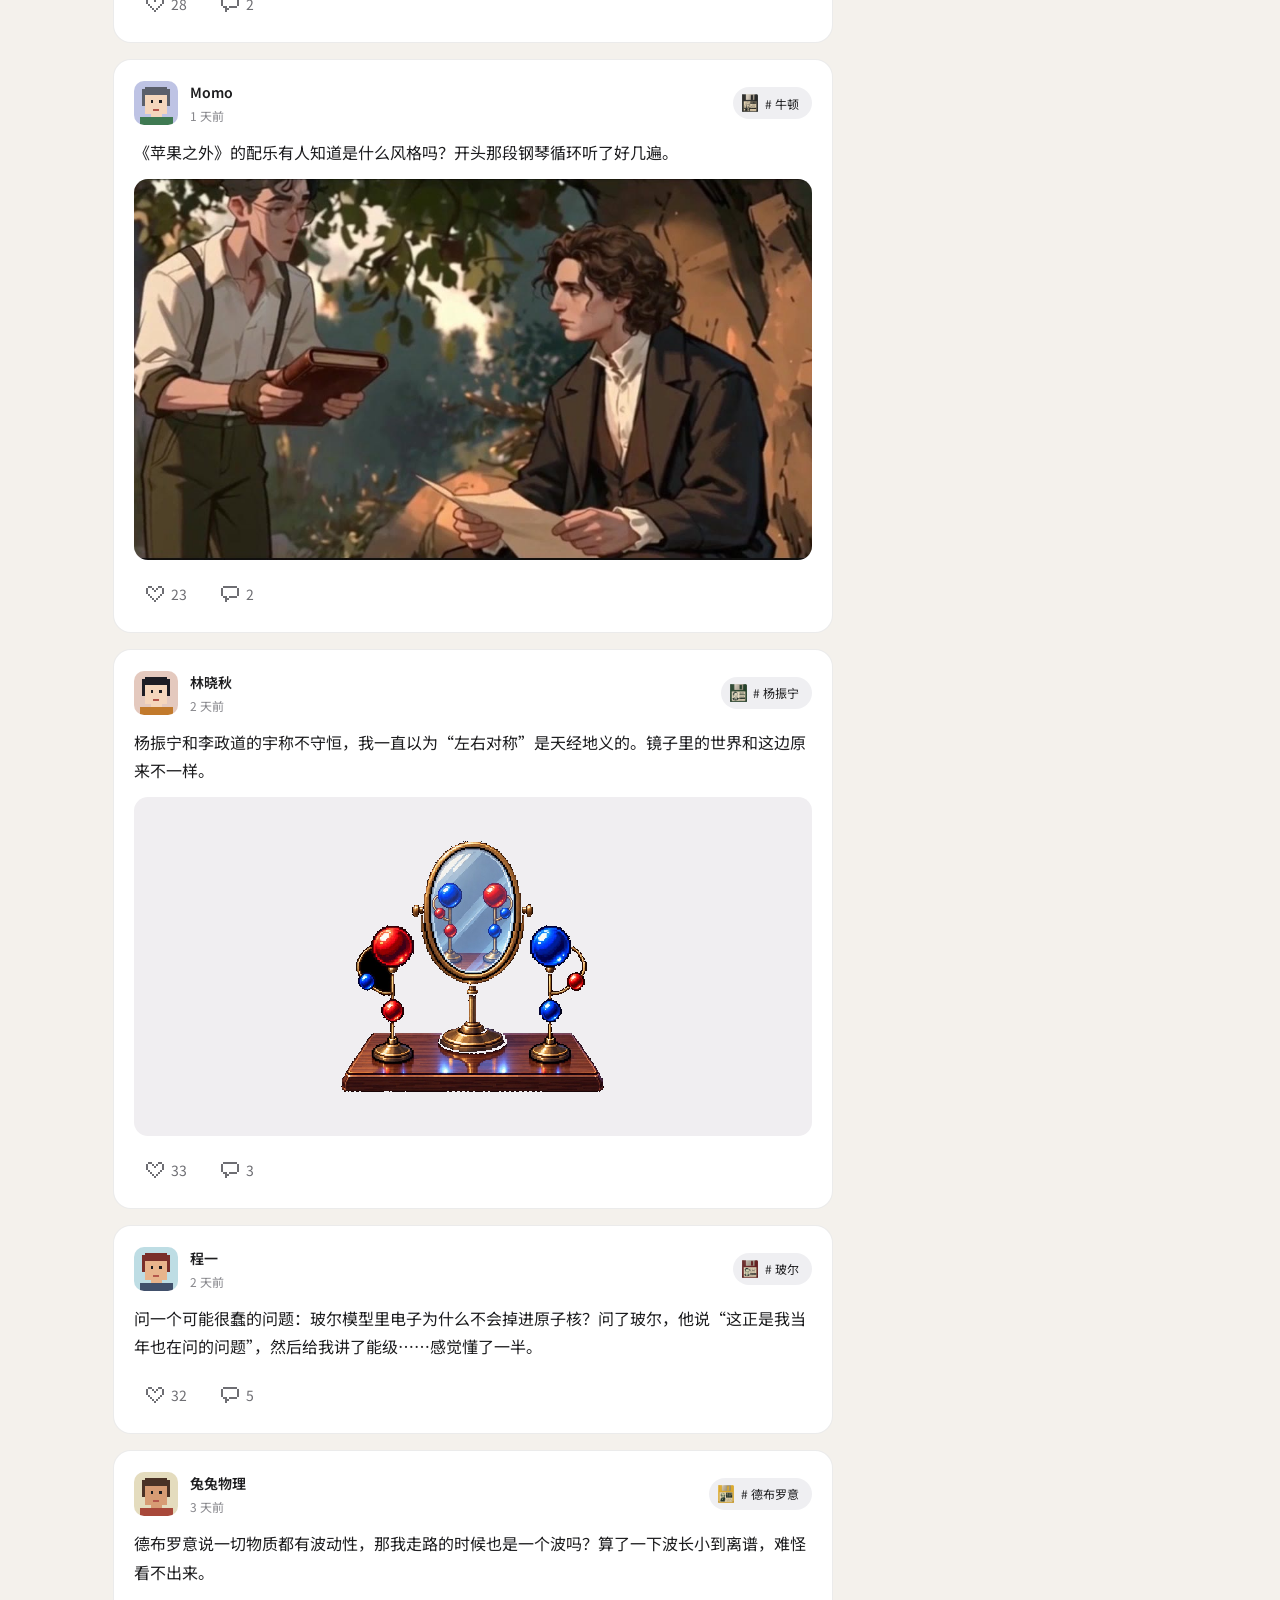
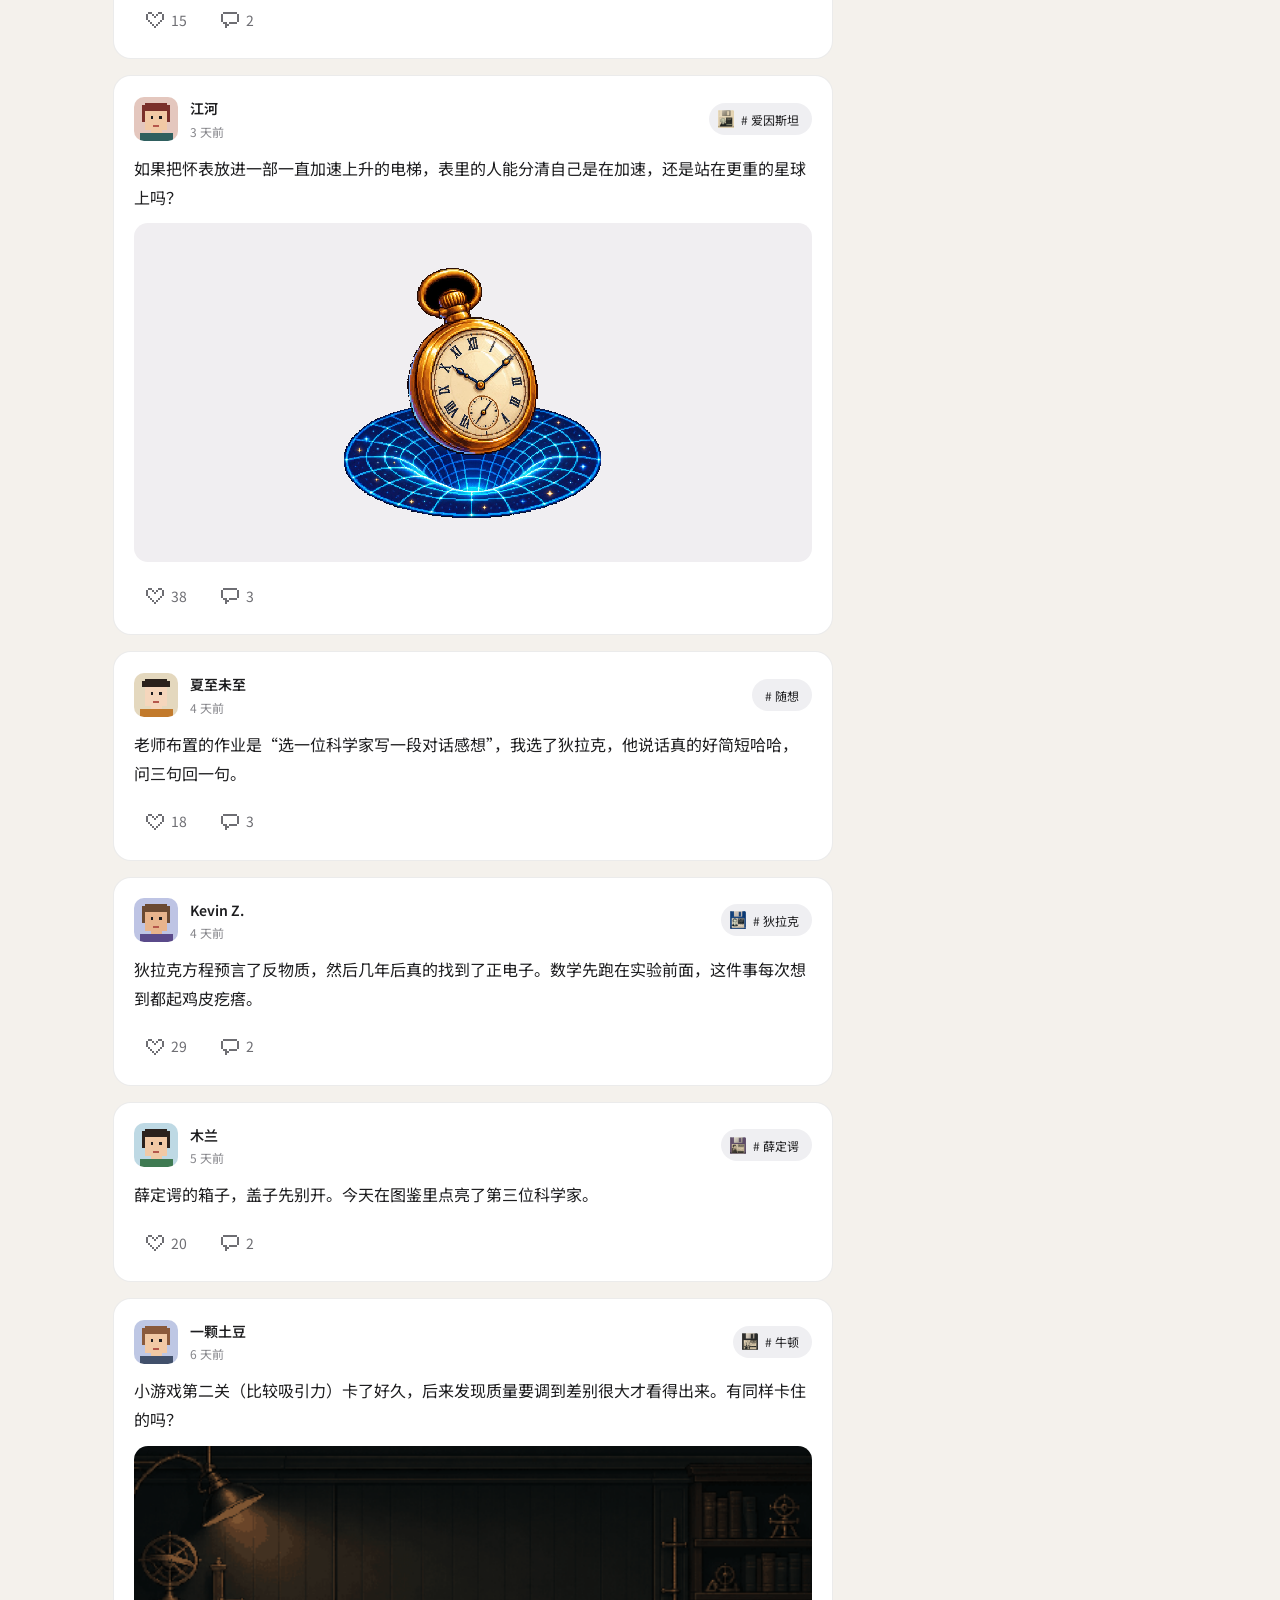
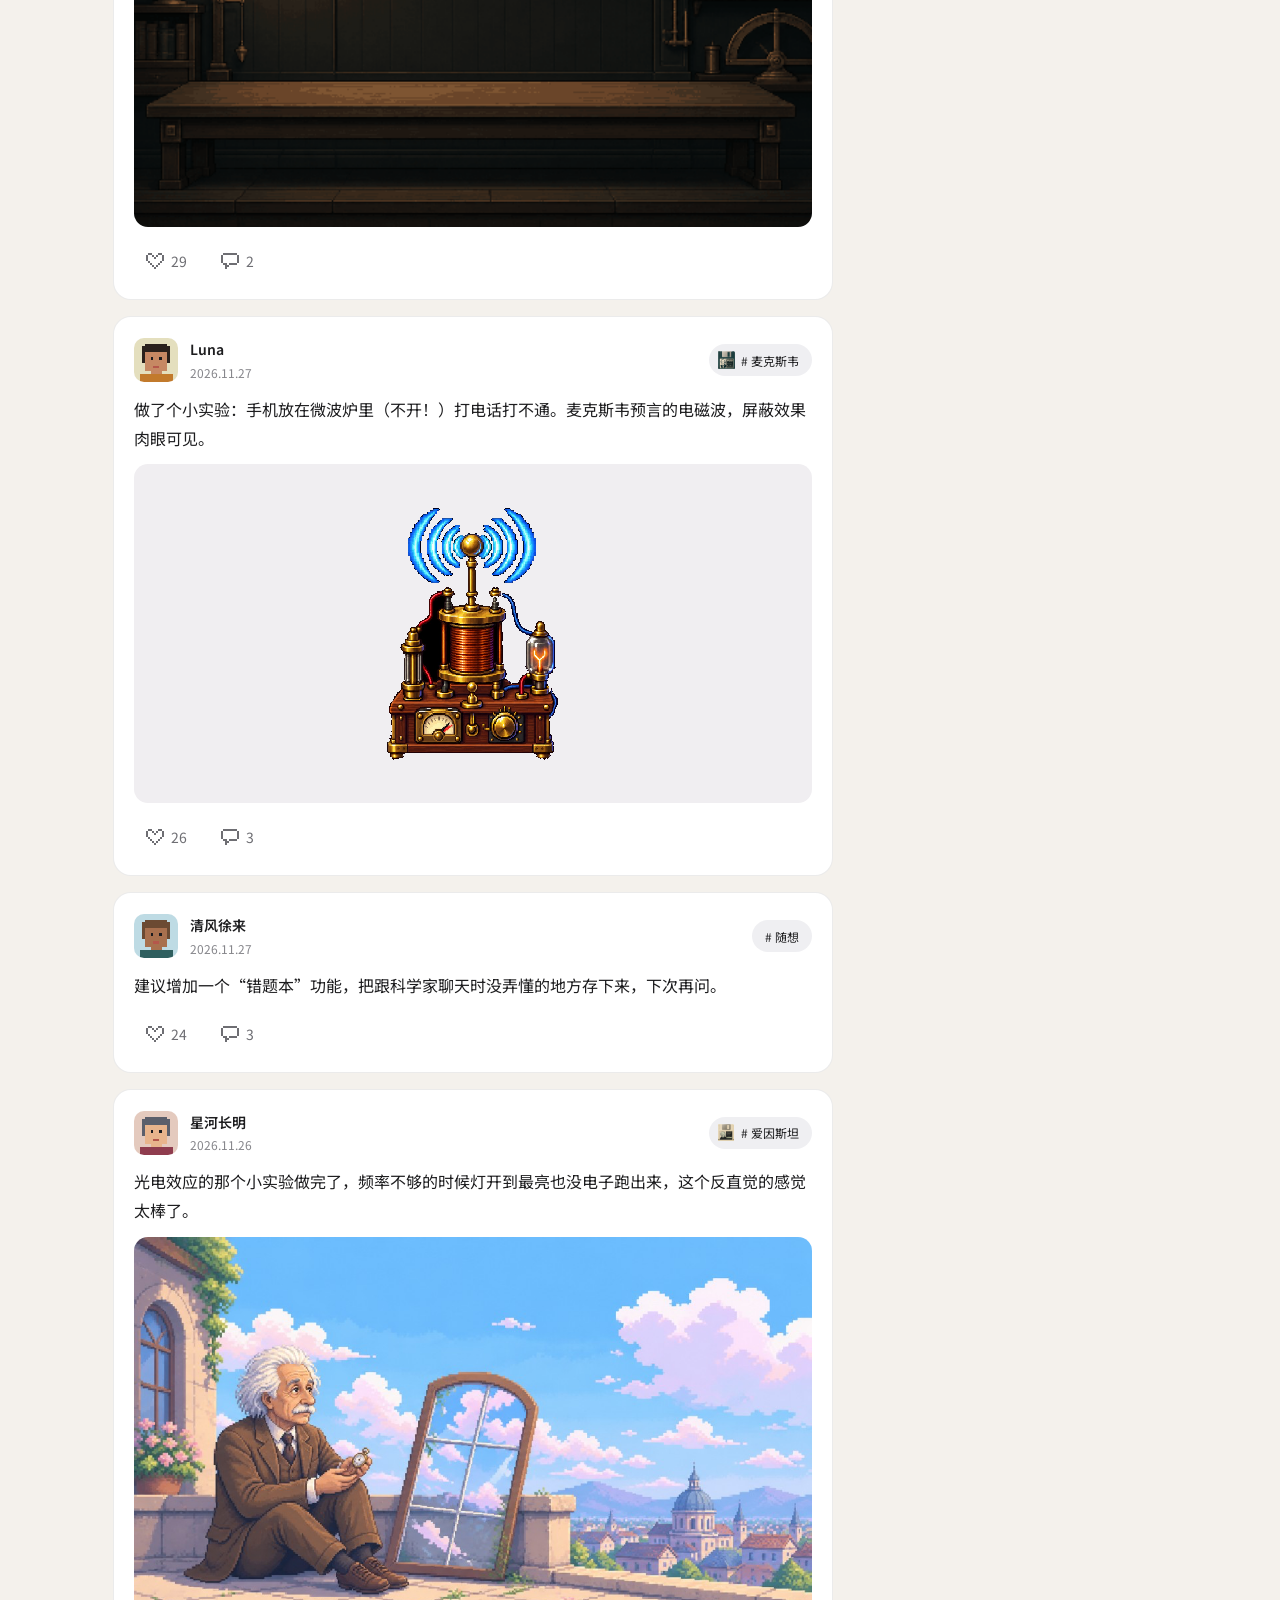
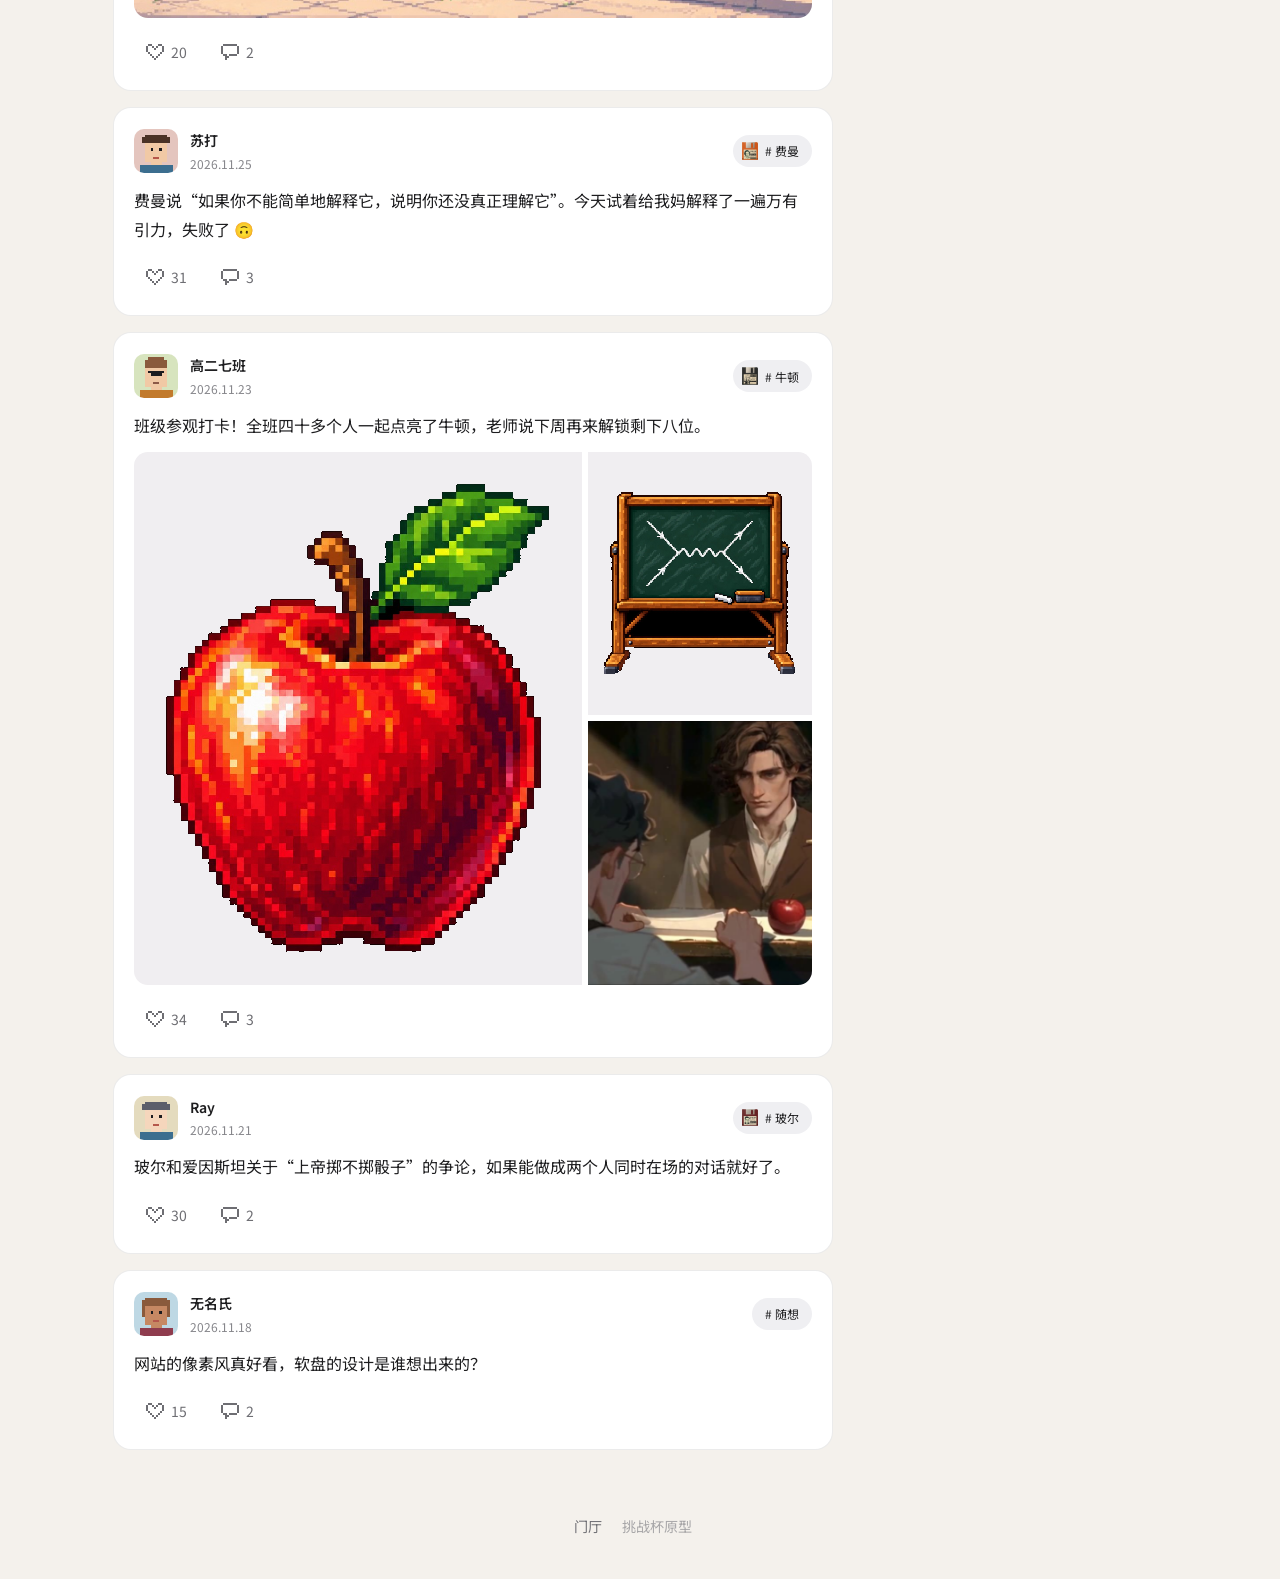
<file: visitors.html>
<!doctype html>
<html lang="zh-CN">
  <head>
    <meta charset="UTF-8" />
    <meta http-equiv="refresh" content="0;url=./community.html" />
    <title>社区 · 物理漫游</title>
    <script>location.replace("./community.html");</script>
  </head>
  <body>
    <p><a href="./community.html">来访者已并入社区。</a></p>
  </body>
</html>
</file>
<file: experiences/apple-beyond/styles/tokens.css>
@font-face {
  font-family: "Film Hand";
  src: url("../assets/fonts/film-hand-medium.woff") format("woff");
  font-style: normal;
  font-weight: 500 900;
  font-display: swap;
}
/* 本地手写字体：霞鹜文楷 v1.522 子集；许可见 assets/fonts/OFL-WenKai.txt。 */
@font-face {
  font-family: "Film Hand";
  src: url("../assets/fonts/film-hand.woff") format("woff");
  font-style: normal;
  font-weight: 400;
  font-display: swap;
}

/* 《苹果之外》唯一一套设计变量。数值来源：02_美术排版与UI设计方案、04_动效与声音设计、design/design-tokens.json。
   舞台以 1280×720 为设计坐标；--u 是 1 个设计像素在当前舞台上的 CSS 尺寸（由 film.css 中的容器查询单位给出）。 */

/* 本地字体：Noto Serif SC / Noto Sans SC 按本页实际用字裁出的子集（SIL OFL 1.1，见 assets/fonts/OFL.txt）。
   系统已有宋体 / 苹方 / 雅黑时优先用系统字体；这里只做不联网的兜底。 */
@font-face {
  font-family: "Film Serif SC";
  src: url("../assets/fonts/film-serif-sc.woff2") format("woff2");
  font-weight: 400;
  font-display: swap;
}
@font-face {
  font-family: "Film Sans SC";
  src: url("../assets/fonts/film-sans-sc-400.woff2") format("woff2");
  font-weight: 400;
  font-display: swap;
}
@font-face {
  font-family: "Film Sans SC";
  src: url("../assets/fonts/film-sans-sc-500.woff2") format("woff2");
  font-weight: 500;
  font-display: swap;
}

:root {
  color-scheme: dark;

  /* 颜色：全部取自影片的窗光、木桌、墨迹与纸边 */
  --c-backdrop: #111411;   /* 幕外 */
  --c-shade: #151a16;      /* 幕内局部遮罩 */
  --c-text: #f1ebdd;       /* 主要文字 */
  --c-text-2: #b5b3a5;     /* 次要文字 */
  --c-brass: #c4a875;      /* 选定、已记录 */
  --c-diff: #cb967d;       /* 偏差（总配文字） */
  --c-paper: #dccdaa;      /* 手稿底色 */
  --c-paper-thin: rgba(238, 229, 205, 0.62); /* 薄预测纸 */
  --c-ink: #393c32;        /* 手稿墨色 */
  --c-ink-2: #5d5d4f;      /* 手稿淡墨 */
  --c-line: rgba(241, 235, 221, 0.55);
  --c-line-faint: rgba(241, 235, 221, 0.22);
  --c-focus: #c4a875;

  /* 所有界面统一手写；原片内嵌字幕不受 CSS 影响。 */
  --f-display: "Film Hand", "Kaiti SC", "KaiTi", cursive;
  --f-body: "Film Hand", "Kaiti SC", "KaiTi", cursive;
  --f-num: "Film Hand", "Kaiti SC", "KaiTi", cursive;

  /* 动效 */
  --ease-enter: cubic-bezier(0.22, 1, 0.36, 1);
  --ease-exit: cubic-bezier(0.4, 0, 1, 1);
  --ease-settle: cubic-bezier(0.2, 0.65, 0.3, 1);
  --t-hover-in: 140ms;
  --t-hover-out: 100ms;
  --t-press: 80ms;
  --t-press-out: 120ms;
  --t-stop: 180ms;
  --t-choice-in: 240ms;
  --t-choice-hold: 180ms;
  --t-leave: 180ms;
  --t-paper-in: 320ms;
  --t-snap: 160ms;
  --t-record: 140ms;
  --t-result: 220ms;

  --hit: 44px; /* 最小触控尺寸 */

  /* —— 影片同款界面材质（第三版）——
     取自影片的赛璐璐画法：哑光平涂、深棕墨线、无模糊的硬阴影；不用渐变、高光与外发光。 */
  --k-paper: #ebdfc4;      /* 纸面 */
  --k-paper-2: #d9c9a4;    /* 纸面暗部 */
  --k-cream: #f5ecd6;      /* 奶白：影片里的示意线、箭头 */
  --k-ink: #2a241d;        /* 墨线：与影片人物描线同色 */
  --k-ink-2: #5a5043;      /* 淡墨 */
  --k-ochre: #c48d3f;      /* 赭黄：唯一的强调色（选中、可发射） */
  --k-ochre-2: #9c6a2a;
  --k-red: #a83a2a;        /* 印章红：只用于印章与结果标记 */
  --k-shadow: rgba(24, 20, 15, 0.85);
  --k-cel: 3px 3px 0 var(--k-shadow);        /* 赛璐璐硬阴影 */
  --k-cel-up: 5px 5px 0 var(--k-shadow);
  --k-cel-down: 1px 1px 0 var(--k-shadow);
  --k-line: 2.2px;                            /* 墨线粗细 */
  /* 逐格节奏：手绘动画“一拍二”，每格约 83ms */
  --k-twos: 83ms;
}

@media (prefers-reduced-motion: reduce) {
  :root {
    --t-hover-in: 0ms; --t-hover-out: 0ms; --t-press: 0ms; --t-press-out: 0ms;
    --t-stop: 0ms; --t-choice-in: 100ms; --t-choice-hold: 0ms; --t-leave: 100ms;
    --t-paper-in: 100ms; --t-snap: 0ms; --t-record: 100ms; --t-result: 100ms;
  }
}
:root[data-motion="reduced"] {
  --t-hover-in: 0ms; --t-hover-out: 0ms; --t-press: 0ms; --t-press-out: 0ms;
  --t-stop: 0ms; --t-choice-in: 100ms; --t-choice-hold: 0ms; --t-leave: 100ms;
  --t-paper-in: 100ms; --t-snap: 0ms; --t-record: 100ms; --t-result: 100ms;
}
</file>
<file: experiences/apple-beyond/styles/film.css>
[hidden] { display: none !important; }

/* 电影舞台与四类交互。
   .stage 内：画面、热点（.hot）、发射箭头、点击特效（.fx-layer）——这些永远落在影片上。
   .ui 内：任务句、速度盘、纸条、手稿、发现栏——宽版叠在画面上，窄版（舞台 < 600px）移到影片下方。 */

.scene {
  container: scene / inline-size;
  position: relative;
  display: grid;
  width: min(100%, calc((100svh - 40px) * 16 / 9));
  margin-inline: auto;
  color: var(--c-text);
  font-family: var(--f-body);
  -webkit-tap-highlight-color: transparent;
}
.scene > .stage,
.scene > .ui { grid-area: 1 / 1; }
.stage, .ui { --u: calc(100cqw / 1280); }

.stage {
  position: relative;
  aspect-ratio: 16 / 9;
  max-width: 100%;
  overflow: hidden;
  background: #000;
}
.stage > .still,
.stage > .clip {
  position: absolute;
  inset: 0;
  width: 100%;
  height: 100%;
  object-fit: contain;
  display: block;
}
.stage > .clip { z-index: 1; transition: opacity 240ms linear; }
.stage > .shade { position: absolute; inset: 0; pointer-events: none; z-index: 1; transition: opacity 300ms linear; }
/* 热点层叠在文字层（.ui，z=4）之上：热点永远可以点到 */
.hot { position: absolute; inset: 0; z-index: 5; pointer-events: none; }
.hot > * { pointer-events: auto; }
.fx-layer { position: absolute; inset: 0; z-index: 6; pointer-events: none; overflow: hidden; }

.ui { position: relative; z-index: 4; pointer-events: none; transition: opacity var(--t-leave) var(--ease-exit); }
.ui > * { pointer-events: auto; }
.ui.is-leaving { opacity: 0; }
.ui.is-gone { visibility: hidden; opacity: 0; }
.scene.is-playing .hot { opacity: 0; transition: opacity 180ms linear; }

.stage-msg {
  position: absolute;
  left: 50%;
  top: 50%;
  translate: -50% -50%;
  display: flex;
  flex-direction: column;
  align-items: center;
  gap: 14px;
  padding: 18px 24px;
  background: var(--k-paper);
  color: var(--k-ink);
  border-radius: 10px 12px 9px 11px;
  box-shadow: var(--k-cel);
  font-size: max(15px, calc(19 * var(--u)));
  text-align: center;
  z-index: 7;
}
.stage-msg::before { content: ""; position: absolute; inset: 0; border: var(--k-line) solid var(--k-ink); border-radius: inherit; filter: url(#ink-a); pointer-events: none; }

/* —— 上黑边任务句：宋体 + 一笔赭黄短划 —— */
.task {
  position: absolute;
  left: calc(64 * var(--u));
  right: calc(64 * var(--u));
  top: 0;
  height: calc(64 * var(--u));
  margin: 0;
  display: flex;
  align-items: center;
  gap: calc(12 * var(--u) + 4px);
  font: 400 max(16px, calc(28 * var(--u))) / 1.3 var(--f-display);
  letter-spacing: 0.08em;
  color: var(--k-cream);
}
.task::before {
  content: "";
  flex: none;
  width: calc(26 * var(--u) + 6px);
  height: calc(5 * var(--u) + 3px);
  border-radius: 3px 6px 4px 7px;
  background: var(--k-ochre);
  filter: url(#ink-b);
}
.task.is-swap { animation: task-swap calc(var(--k-twos) * 4) cubic-bezier(.22,.65,.3,1) both; }
@keyframes task-swap { from { opacity: 0; transform: translateY(-6px); } to { opacity: 1; transform: none; } }

.scene :focus-visible,
.scene .is-focus { outline: 2px solid var(--c-focus); outline-offset: 4px; }

.text-btn {
  font: 400 max(15px, calc(17 * var(--u))) / 1.2 var(--f-body);
  color: var(--c-text-2);
  background: none;
  border: 0;
  min-height: var(--hit);
  padding: 0 4px;
  cursor: pointer;
  text-decoration: underline;
  text-decoration-color: rgba(181, 179, 165, 0.45);
  text-underline-offset: 5px;
  transition: color var(--t-hover-out) linear;
}
.text-btn:hover { color: var(--c-text); }

/* ================= 热点：手绘双圈 + 线条抖动 =================
   两道略错开的手绘圈（奶白 + 墨），每 3 格换一次描线（line boil）；中心是平涂赭黄点。不发光、不渐变。 */
.hs {
  position: absolute;
  left: calc(var(--x) * var(--u));
  top: calc(var(--y) * var(--u));
  width: max(48px, calc(66 * var(--u)));
  aspect-ratio: 1;
  translate: -50% -50%;
  padding: 0;
  border: 0;
  border-radius: 50%;
  background: transparent;
  cursor: pointer;
  transition: opacity calc(var(--k-twos) * 3) cubic-bezier(.22,.65,.3,1);
}
.hs::before,
.hs::after {
  content: "";
  position: absolute;
  border-radius: 50%;
  pointer-events: none;
}
.hs::before { inset: 14%; border: 3px solid var(--k-cream); animation: boil calc(var(--k-twos) * 6) cubic-bezier(.22,.65,.3,1) infinite, hs-breathe 1.6s cubic-bezier(.22,.65,.3,1) infinite; }
.hs::after { inset: 9% 12% 13% 8%; border: 1.6px solid var(--k-ink); animation: boil calc(var(--k-twos) * 6) cubic-bezier(.22,.65,.3,1) infinite reverse; }
@keyframes boil { 0% { filter: url(#ink-a); } 33% { filter: url(#ink-b); } 66% { filter: url(#ink-c); } }
@keyframes hs-breathe { 0%, 100% { transform: scale(1); } 50% { transform: scale(1.1); } }
.hs-core {
  position: absolute;
  left: 50%;
  top: 50%;
  width: calc(14 * var(--u) + 8px);
  aspect-ratio: 1;
  translate: -50% -50%;
  border-radius: 50%;
  background: var(--k-ochre);
  border: 2px solid var(--k-ink);
  box-shadow: 2px 2px 0 var(--k-shadow);
  transition: transform calc(var(--k-twos) * 2) cubic-bezier(.22,.65,.3,1);
}
.hs-core::after { content: ""; position: absolute; left: 22%; top: 18%; width: 30%; height: 22%; border-radius: 50%; background: var(--k-cream); }
.hs:hover .hs-core,
.hs.is-hover .hs-core { transform: scale(1.25); }
.hs:active .hs-core { transform: scale(0.85); }
.hs-tag {
  position: absolute;
  left: calc(100% - 2px);
  top: 50%;
  translate: 0 -50%;
  white-space: nowrap;
  padding: 6px 12px;
  border-radius: 4px 7px 5px 6px;
  background: var(--k-paper);
  color: var(--k-ink);
  font: 600 max(14px, calc(17 * var(--u))) / 1.2 var(--f-body);
  letter-spacing: 0.06em;
  box-shadow: var(--k-cel);
  opacity: 0;
  transform: translateX(-6px);
  transition: opacity calc(var(--k-twos) * 2) cubic-bezier(.22,.65,.3,1), transform calc(var(--k-twos) * 2) cubic-bezier(.22,.65,.3,1);
  pointer-events: none;
}
.hs-tag::before { content: ""; position: absolute; inset: 0; border: 1.8px solid var(--k-ink); border-radius: inherit; filter: url(#ink-a); }
.hs.is-tag-left .hs-tag { left: auto; right: calc(100% - 2px); transform: translateX(6px); }
.hs:hover .hs-tag,
.hs:focus-visible .hs-tag,
.hs.is-hinting .hs-tag,
.hs.is-hover .hs-tag { opacity: 1; transform: none; }
.scene.is-dialing .hs-tag { opacity: 0 !important; }
.hs.is-done { cursor: default; }
.hs.is-done::before,
.hs.is-done::after { animation: none; opacity: 0; }
.hs.is-done .hs-core { background: var(--k-ink); border-color: var(--k-cream); transform: scale(0.75); }
.hs.is-done .hs-core::after { display: none; }
.hs.is-done .hs-tag { display: none; }
.hs.is-away { opacity: 0; pointer-events: none; }

/* ================= 点击特效：墨点溅开 + 速度线（逐格） ================= */
.fx-ripple {
  position: absolute;
  left: calc(var(--x) * var(--u));
  top: calc(var(--y) * var(--u));
  width: 0;
  height: 0;
}
.fx-ring {
  position: absolute;
  left: calc(-40px * var(--s));
  top: calc(-40px * var(--s));
  width: calc(80px * var(--s));
  height: calc(80px * var(--s));
  border-radius: 50%;
  border: 3px solid var(--k-cream);
  filter: url(#ink-b);
  animation: fx-ring calc(var(--k-twos) * 5) cubic-bezier(.22,.65,.3,1) forwards;
}
.fx-ring.is-late { border-width: 1.6px; border-color: var(--k-ink); animation-delay: var(--k-twos); transform: scale(0.1); filter: url(#ink-c); }
@keyframes fx-ring { from { transform: scale(0.2); opacity: 1; } 80% { opacity: 1; } to { transform: scale(1.6); opacity: 0; } }
.fx-drop {
  position: absolute;
  left: -5px;
  top: -5px;
  width: calc(10px * var(--z));
  height: calc(10px * var(--z));
  border-radius: 46% 54% 40% 60%;
  background: var(--k-cream);
  border: 1.5px solid var(--k-ink);
  animation: fx-drop calc(var(--k-twos) * 6) cubic-bezier(.22,.65,.3,1) forwards;
}
@keyframes fx-drop {
  from { transform: rotate(var(--a)) translateX(6px) scale(1); opacity: 1; }
  70% { opacity: 1; }
  to { transform: rotate(var(--a)) translateX(calc(var(--d) * 1.5px * var(--s))) scale(0.4); opacity: 0; }
}
.fx-line {
  position: absolute;
  left: 0;
  top: -1.5px;
  width: calc(26px * var(--s));
  height: 3px;
  border-radius: 2px;
  background: var(--k-cream);
  transform-origin: 0 50%;
  animation: fx-line calc(var(--k-twos) * 4) cubic-bezier(.22,.65,.3,1) forwards;
}
@keyframes fx-line {
  from { transform: rotate(var(--a)) translateX(calc(30px * var(--s))) scaleX(0.4); opacity: 1; }
  to { transform: rotate(var(--a)) translateX(calc(64px * var(--s))) scaleX(1); opacity: 0; }
}
.fx-ripple.is-ink .fx-ring { border-color: var(--k-ink); }
.fx-ripple.is-ink .fx-ring.is-late { border-color: var(--k-ochre-2); }
.fx-ripple.is-ink .fx-drop { background: var(--k-ink); border-color: var(--k-ink); }
.fx-ripple.is-ink .fx-line { background: var(--k-ink); }
@keyframes fx-draw { to { stroke-dashoffset: 0; } }

/* ================= 主操作：纸签按钮 =================
   平涂纸面 + 手绘墨线 + 硬阴影。悬停时纸签抬起一格，按下时压进阴影；可用的主操作换成赭黄纸。 */
.pill {
  position: relative;
  display: inline-flex;
  align-items: center;
  justify-content: center;
  gap: 10px;
  font: 600 max(16px, calc(20 * var(--u))) / 1 var(--f-body);
  letter-spacing: 0.1em;
  color: var(--k-ink);
  background: var(--k-paper);
  border: 0;
  border-radius: 10px 13px 9px 12px;
  min-height: max(var(--hit), calc(50 * var(--u)));
  padding: 0 calc(24 * var(--u) + 10px);
  box-shadow: var(--k-cel);
  cursor: pointer;
  transition: transform var(--k-twos) cubic-bezier(.22,.65,.3,1), box-shadow var(--k-twos) cubic-bezier(.22,.65,.3,1), background-color var(--k-twos) cubic-bezier(.22,.65,.3,1);
}
.pill::before {
  content: "";
  position: absolute;
  inset: 0;
  border: var(--k-line) solid var(--k-ink);
  border-radius: inherit;
  filter: url(#ink-a);
  pointer-events: none;
}
.pill:hover:not(:disabled),
.pill.is-hover:not(:disabled) { transform: translate(-1px, -2px); box-shadow: var(--k-cel-up); }
.pill:active:not(:disabled),
.pill.is-press:not(:disabled) { transform: translate(2px, 2px); box-shadow: var(--k-cel-down); }
.pill:disabled {
  color: rgba(245, 236, 214, 0.5);
  background: rgba(24, 20, 15, 0.55);
  box-shadow: none;
  cursor: not-allowed;
}
.pill:disabled::before { border-color: rgba(245, 236, 214, 0.45); border-style: dashed; }
.pill svg { width: 1.2em; height: 1.2em; fill: none; stroke: currentColor; stroke-width: 2.4; stroke-linecap: round; stroke-linejoin: round; }
.pill.is-ready { background: var(--k-ochre); }
.pill.is-ready::before { animation: boil calc(var(--k-twos) * 6) cubic-bezier(.22,.65,.3,1) infinite; }
.pill.is-firing svg { animation: fire-icon calc(var(--k-twos) * 4) cubic-bezier(.22,.65,.3,1) forwards; }
@keyframes fire-icon { to { transform: translate(10px, -10px); opacity: 0; } }

/* ================= A. 三档速度 ================= */
[data-scene="speed"] .shade { background: linear-gradient(to bottom, transparent 70%, rgba(0, 0, 0, 0.22) 91%); }
.scene.is-dialing[data-scene="speed"] .shade { background: radial-gradient(circle at 63.6% 66.9%, transparent 9%, rgba(0, 0, 0, 0.28) 38%); }

.dial { position: absolute; inset: 0; pointer-events: none; }
/* 速度盘：三枚纸圆片，墨线描边，罗马数字用宋体；选中的一枚换成赭黄纸 */
.medal {
  position: absolute;
  left: calc(var(--x) * var(--u));
  top: calc(var(--y) * var(--u));
  width: max(50px, calc(74 * var(--u)));
  aspect-ratio: 1;
  translate: -50% -50%;
  display: flex;
  flex-direction: column;
  align-items: center;
  justify-content: center;
  gap: 2px;
  padding: 0;
  border: 0;
  border-radius: 50%;
  background: var(--k-paper);
  color: var(--k-ink);
  box-shadow: var(--k-cel);
  cursor: pointer;
  pointer-events: auto;
  transition: transform calc(var(--k-twos) * 4) cubic-bezier(.22,.65,.3,1), opacity calc(var(--k-twos) * 2) cubic-bezier(.22,.65,.3,1), box-shadow var(--k-twos) cubic-bezier(.22,.65,.3,1), background-color var(--k-twos) cubic-bezier(.22,.65,.3,1);
}
.medal::before { content: ""; position: absolute; inset: 0; border: 2.5px solid var(--k-ink); border-radius: 50%; filter: url(#ink-a); pointer-events: none; }
.medal::after { content: ""; position: absolute; inset: 7px; border: 1px dashed rgba(42, 36, 29, 0.45); border-radius: 50%; pointer-events: none; }
.medal[data-v="1"] { transition-delay: var(--k-twos), var(--k-twos), 0ms, 0ms; }
.medal[data-v="2"] { transition-delay: calc(var(--k-twos) * 2), calc(var(--k-twos) * 2), 0ms, 0ms; }
.dial:not(.is-open) .medal {
  transform: translate(calc((814 - var(--x)) * var(--u)), calc((482 - var(--y)) * var(--u))) scale(0.2);
  opacity: 0;
  pointer-events: none;
  transition-delay: 0ms;
}
.medal-num { font: 400 max(17px, calc(28 * var(--u))) / 1 var(--f-display); position: relative; z-index: 1; }
.medal-glyph { display: none; }
.dial.is-open .medal:hover,
.dial.is-open .medal.is-hover { transform: translate(-1px, -2px); box-shadow: var(--k-cel-up); }
.dial.is-open .medal:active { transform: translate(2px, 2px); box-shadow: var(--k-cel-down); }
.medal[aria-checked="true"] { background: var(--k-ochre); }
.medal[aria-checked="true"]::before { border-width: 3.2px; animation: boil calc(var(--k-twos) * 6) cubic-bezier(.22,.65,.3,1) infinite; }
.medal-tried {
  position: absolute;
  right: -6px;
  top: -6px;
  min-width: 24px;
  height: 24px;
  padding: 0 4px;
  border-radius: 50%;
  background: var(--k-red);
  border: 1.6px solid var(--k-ink);
  color: var(--k-cream);
  font: 400 13px/20px var(--f-display);
  font-style: normal;
  rotate: -12deg;
  display: none;
}
.medal.is-tried .medal-tried { display: block; }
.medal.is-tried .medal-tried::after { content: attr(data-outcome); }

.launch { position: absolute; inset: 0; width: 100%; height: 100%; z-index: 2; pointer-events: none; opacity: 0; transition: opacity var(--k-twos) cubic-bezier(.22,.65,.3,1); overflow: visible; }
.launch.is-on { opacity: 1; }
.launch-shaft,
.launch-head { fill: none; stroke: var(--k-cream); stroke-width: 7; stroke-linecap: round; stroke-linejoin: round; }
.launch-label { fill: var(--k-cream); font: 600 19px var(--f-body); letter-spacing: 1px; paint-order: stroke; stroke: var(--k-ink); stroke-width: 4px; }
.launch.is-fired .launch-g { animation: launch-go calc(var(--k-twos) * 5) cubic-bezier(.22,.65,.3,1) forwards; }
@keyframes launch-go { to { transform: translateX(170px); opacity: 0; } }

.speed-bar {
  position: absolute;
  left: calc(64 * var(--u));
  right: calc(64 * var(--u));
  bottom: calc(6 * var(--u));
  min-height: max(var(--hit), calc(60 * var(--u)));
  display: flex;
  align-items: center;
  justify-content: space-between;
  gap: 16px;
}
.hint { margin: 0; font-size: max(14px, calc(18 * var(--u))); line-height: 1.5; color: var(--c-text-2); }

/* 结果纸条：钉在画面上的一张纸，上面是一笔墨线速写 */
.result {
  position: absolute;
  left: calc(512 * var(--u));
  top: calc(84 * var(--u));
  width: calc(270 * var(--u) + 24px);
  display: flex;
  flex-direction: column;
  align-items: flex-start;
  gap: calc(8 * var(--u) + 4px);
  padding: calc(14 * var(--u) + 6px) calc(18 * var(--u) + 8px) calc(18 * var(--u) + 6px);
  background: var(--k-paper);
  color: var(--k-ink);
  border-radius: 4px 9px 6px 8px;
  box-shadow: var(--k-cel-up);
  rotate: -1.6deg;
}
.result::after { content: ""; position: absolute; inset: 0; border: var(--k-line) solid var(--k-ink); border-radius: inherit; filter: url(#ink-a); pointer-events: none; }
.result::before { /* 图钉 */
  content: "";
  position: absolute;
  top: -8px;
  left: 50%;
  width: 16px;
  height: 16px;
  border-radius: 50%;
  background: var(--k-red);
  border: 2px solid var(--k-ink);
  box-shadow: 2px 2px 0 var(--k-shadow);
  z-index: 1;
}
.result-art { width: 100%; height: auto; display: block; }
.result-ground { fill: none; stroke: var(--k-ink-2); stroke-width: 2; stroke-dasharray: 4 5; }
.result-path { fill: none; stroke: var(--k-ink); stroke-width: 3; stroke-linecap: round; stroke-dasharray: 1; stroke-dashoffset: 1; }
.result-ball { fill: var(--k-ochre); stroke: var(--k-ink); stroke-width: 2; }
.result-text { margin: 0; font: 600 max(16px, calc(21 * var(--u))) / 1.4 var(--f-body); }

/* ================= B. 对白 ================= */
[data-scene="dialogue"] .shade { background: linear-gradient(to bottom, transparent 62%, rgba(0, 0, 0, 0.3) 92%); }
.thinking {
  position: absolute;
  left: calc(var(--x) * var(--u));
  top: calc(var(--y) * var(--u));
  display: flex;
  gap: 6px;
  padding: 10px 14px;
  border-radius: 18px 18px 18px 4px;
  background: var(--k-paper);
  box-shadow: var(--k-cel);
  pointer-events: none;
  transition: opacity calc(var(--k-twos) * 2) cubic-bezier(.22,.65,.3,1);
}
.thinking::before { content: ""; position: absolute; inset: 0; border: 2px solid var(--k-ink); border-radius: inherit; filter: url(#ink-a); }
.thinking i { width: 8px; height: 8px; border-radius: 50%; background: var(--k-ink); animation: think calc(var(--k-twos) * 12) cubic-bezier(.22,.65,.3,1) infinite; }
.thinking i:nth-child(2) { animation-delay: calc(var(--k-twos) * 2); }
.thinking i:nth-child(3) { animation-delay: calc(var(--k-twos) * 4); }
@keyframes think { 0%, 60%, 100% { transform: translateY(0); opacity: 0.35; } 30% { transform: translateY(-5px); opacity: 1; } }
.scene.is-answered .thinking { opacity: 0; }

/* 回答纸条：平涂纸面、手绘墨线、硬阴影；一条尾巴指向说话的人 */
.bubbles {
  position: absolute;
  left: calc(64 * var(--u));
  bottom: calc(10 * var(--u));
  display: flex;
  flex-direction: column;
  align-items: flex-start;
  gap: calc(12 * var(--u) + 4px);
}
.bubble {
  position: relative;
  display: flex;
  align-items: center;
  gap: calc(14 * var(--u) + 4px);
  min-height: max(50px, calc(64 * var(--u)));
  padding: calc(6 * var(--u) + 4px) calc(24 * var(--u) + 8px) calc(6 * var(--u) + 4px) calc(12 * var(--u) + 6px);
  background: var(--k-paper);
  color: var(--k-ink);
  border: 0;
  border-radius: 14px 18px 12px 16px;
  box-shadow: var(--k-cel);
  font: 500 max(16px, calc(23 * var(--u))) / 1.35 var(--f-body);
  letter-spacing: 0.02em;
  text-align: left;
  cursor: pointer;
  transition: transform var(--k-twos) cubic-bezier(.22,.65,.3,1), box-shadow var(--k-twos) cubic-bezier(.22,.65,.3,1), background-color var(--k-twos) cubic-bezier(.22,.65,.3,1);
}
.bubble::after { content: ""; position: absolute; inset: 0; border: var(--k-line) solid var(--k-ink); border-radius: inherit; filter: url(#ink-a); pointer-events: none; }
.bubble:first-child::before { /* 指向说话人的尾巴 */
  content: "";
  position: absolute;
  left: calc(250 * var(--u));
  top: -14px;
  width: 22px;
  height: 16px;
  background: var(--k-paper);
  clip-path: polygon(0 100%, 55% 0, 100% 100%);
  filter: drop-shadow(0 -2px 0 var(--k-ink));
}
.bubbles:not(.is-locked) .bubble:hover,
.bubble.is-hover { transform: translate(-1px, -3px); box-shadow: var(--k-cel-up); background: var(--k-cream); }
.bubbles:not(.is-locked) .bubble:active { transform: translate(2px, 2px); box-shadow: var(--k-cel-down); }
.bubble-art { flex: none; width: calc(80 * var(--u) + 18px); height: auto; }
.ba-earth { fill: #6f9ab3; stroke: var(--k-ink); stroke-width: 2.2; }
.ba-obj { fill: var(--k-ink); }
.ba-arrow { fill: none; stroke: var(--k-red); stroke-width: 3.2; stroke-linecap: round; stroke-linejoin: round; }
.bubble.is-chosen { background: var(--k-ochre); box-shadow: var(--k-cel-up); }
.bubble.is-chosen::after { animation: boil calc(var(--k-twos) * 6) cubic-bezier(.22,.65,.3,1) infinite; }
.bubbles.is-locked .bubble:not(.is-chosen) { animation: bubble-drop calc(var(--k-twos) * 5) cubic-bezier(.22,.65,.3,1) forwards; }
@keyframes bubble-drop { to { transform: translateY(46px) rotate(7deg); opacity: 0; } }

/* ================= C. 手稿小游戏 ================= */
[data-scene="notebook"] .shade { background: rgba(0, 0, 0, 0.22); }
.sheet-wrap {
  position: absolute;
  left: calc(240 * var(--u));
  top: calc(90 * var(--u));
  width: calc(800 * var(--u));
  aspect-ratio: 800 / 500;
  transition: opacity calc(var(--k-twos) * 3) cubic-bezier(.22,.65,.3,1), transform calc(var(--k-twos) * 6) cubic-bezier(.22,.65,.3,1);
}
.sheet-wrap.is-entering { opacity: 0; transform: translate(calc(120 * var(--u)), calc(160 * var(--u))) rotate(7deg); }
.sheet-fx { position: absolute; inset: 0; pointer-events: none; overflow: visible; }
.sheet {
  display: block;
  width: 100%;
  height: 100%;
  overflow: visible;
  touch-action: none;
  user-select: none;
  -webkit-user-select: none;
  filter: drop-shadow(4px 5px 0 var(--k-shadow));
}
.sheet text { font-family: var(--f-body); fill: var(--c-ink); }
.sheet .serif { font-family: var(--f-display); }
.sheet [data-grab] { cursor: grab; }
.sheet.is-grabbing,
.sheet.is-grabbing [data-grab] { cursor: grabbing; }
.sheet .pos-label { cursor: pointer; }
.sheet .pos-label:hover text { fill: #8f6f36; font-weight: 600; }
.sheet .focus-ring { fill: none; stroke: var(--c-focus); stroke-width: 2.5; opacity: 0; }
.sheet g:focus { outline: none; }
.sheet g:focus-visible > .focus-ring,
.sheet g.is-focus > .focus-ring { opacity: 1; }
/* 纸角热点：与画面热点同一套手绘圈，线条抖动 + 一拍二呼吸 */
.sheet .nb-pulse { transform-box: fill-box; transform-origin: center; animation: boil calc(var(--k-twos) * 6) cubic-bezier(.22,.65,.3,1) infinite, hs-breathe 1.6s cubic-bezier(.22,.65,.3,1) infinite; }
.sheet .nb-pulse.is-late { animation-direction: reverse, normal; }
.sheet .pcross line,
.sheet .pcross circle { transition: stroke 160ms linear; }
.sheet .is-near .pcross line,
.sheet .is-near .pcross circle { stroke: var(--k-ochre-2); stroke-width: 2.6; }
.sheet .seal { transform-box: fill-box; transform-origin: center; }

.nb-actions {
  position: absolute;
  left: calc(240 * var(--u));
  width: calc(800 * var(--u));
  top: calc(600 * var(--u));
  display: flex;
  align-items: center;
  justify-content: space-between;
  gap: 12px;
}
.nb-left, .nb-right { display: flex; align-items: center; gap: calc(18 * var(--u) + 4px); }
.nb-status { margin: 0; font-size: max(14px, calc(17 * var(--u))); color: var(--c-text-2); text-align: right; }
.nb-help {
  position: absolute;
  left: calc(240 * var(--u));
  bottom: calc(126 * var(--u));
  width: min(calc(420 * var(--u) + 40px), 92%);
  padding: 16px 18px;
  background: var(--k-paper);
  border-radius: 6px 9px 7px 8px;
  box-shadow: var(--k-cel);
  font-size: 15px;
  line-height: 1.65;
  color: var(--k-ink);
  z-index: 5;
}
.nb-help::before { content: ""; position: absolute; inset: 0; border: var(--k-line) solid var(--k-ink); border-radius: inherit; filter: url(#ink-a); pointer-events: none; }
.nb-help h3 { font: 400 17px var(--f-display); margin: 0 0 6px; }
.nb-help p { margin: 0 0 10px; color: var(--k-ink-2); }
.nb-help kbd { font-family: var(--f-num); font-size: 13px; padding: 0 5px; border: 1.5px solid var(--k-ink); border-radius: 3px; background: var(--k-cream); color: var(--k-ink); }
.nb-help details summary { cursor: pointer; color: var(--k-ink); min-height: 32px; }

/* ================= D. 结尾 ================= */
[data-scene="summary"] .shade {
  background: linear-gradient(to right, rgba(17, 20, 17, 0.78) 0%, rgba(17, 20, 17, 0.55) 40%, rgba(17, 20, 17, 0.12) 66%, rgba(17, 20, 17, 0.12) 100%);
}
.finale {
  position: absolute;
  left: calc(96 * var(--u));
  top: calc(268 * var(--u));
  width: calc(600 * var(--u) + 40px);
  display: flex;
  flex-direction: column;
  gap: calc(22 * var(--u) + 4px);
}
.slots { list-style: none; margin: 0; padding: 0; display: flex; flex-direction: column; gap: calc(16 * var(--u) + 4px); }
.slot { display: flex; align-items: center; gap: calc(16 * var(--u) + 4px); }
.slot-mark {
  flex: none;
  width: calc(40 * var(--u) + 12px);
  aspect-ratio: 1;
  border-radius: 50%;
  border: 2px dashed rgba(245, 236, 214, 0.6);
  display: grid;
  place-items: center;
  font: 400 max(14px, calc(18 * var(--u))) / 1 var(--f-display);
  color: rgba(245, 236, 214, 0.7);
  transition: background-color var(--k-twos) cubic-bezier(.22,.65,.3,1), color var(--k-twos) cubic-bezier(.22,.65,.3,1);
}
.slot.is-found .slot-mark {
  border: 2.4px solid var(--k-ink);
  background: var(--k-ochre);
  color: var(--k-ink);
  box-shadow: var(--k-cel);
}
.slot-body { display: grid; min-width: 0; }
.slot-text,
.slot-hint { grid-area: 1 / 1; }
.slot-text {
  font: 400 max(20px, calc(38 * var(--u))) / 1.3 var(--f-display);
  letter-spacing: 0.04em;
  color: var(--k-cream);
  clip-path: inset(0 100% 0 0);
  /* 一字一格写出来 */
  transition: clip-path 1100ms cubic-bezier(.22,.65,.3,1);
}
.slot.is-found .slot-text { clip-path: inset(0 -4% 0 0); }
.slot-hint {
  align-self: center;
  justify-self: start;
  font-size: max(15px, calc(18 * var(--u)));
  color: var(--c-text-2);
  border-bottom: 1px dashed rgba(181, 179, 165, 0.6);
  transition: opacity 200ms linear;
}
.slot.is-found .slot-hint { opacity: 0; }
/* 印章与上方 Ⅰ Ⅱ Ⅲ 圆标同列对齐，记录与按钮与发现文字同列对齐 */
.finale-end {
  display: grid;
  grid-template-columns: calc(40 * var(--u) + 12px) minmax(0, 1fr);
  column-gap: calc(16 * var(--u) + 4px);
  row-gap: calc(12 * var(--u) + 4px);
  align-items: center;
}
.finale-end > .record,
.finale-end > .exits,
.finale-end > .confirm { grid-column: 2; }
.finale-seal {
  grid-column: 1;
  grid-row: 1 / span 2;
  align-self: start;
  width: calc(40 * var(--u) + 12px);
  aspect-ratio: 1;
  display: grid;
  place-items: center;
  border: 3px solid var(--k-red);
  border-radius: 8px;
  color: var(--k-cream);
  font: 400 max(18px, calc(26 * var(--u))) / 1 var(--f-display);
  rotate: -8deg;
  background: var(--k-red);
  box-shadow: var(--k-cel);
}
.record { margin: 0; max-width: calc(420 * var(--u) + 40px); font-size: max(15px, calc(18 * var(--u))); line-height: 1.6; color: rgba(245, 236, 214, 0.85); }
.exits { display: flex; align-items: center; gap: calc(28 * var(--u) + 8px); flex-wrap: wrap; }
.confirm { display: flex; align-items: center; gap: 14px; flex-wrap: wrap; font-size: max(15px, calc(18 * var(--u))); color: var(--c-text); }

.clue {
  position: absolute;
  left: calc(var(--x) * var(--u));
  top: calc(var(--y) * var(--u));
  width: calc(230 * var(--u) + 30px);
  translate: -50% 0;
  padding: 6px;
  background: var(--k-paper);
  border-radius: 5px 9px 6px 8px;
  box-shadow: var(--k-cel-up);
  pointer-events: none;
}
.clue::after { content: ""; position: absolute; inset: 0; border: var(--k-line) solid var(--k-ink); border-radius: inherit; filter: url(#ink-a); }
.clue-art { display: block; width: 100%; height: auto; }
.clue-art .ca-ink { fill: none; stroke: var(--k-ink); stroke-width: 2.6; stroke-linecap: round; stroke-linejoin: round; }
.clue-art .ca-soft { fill: none; stroke: #6a675a; stroke-width: 1.6; stroke-dasharray: 5 6; }
.clue-art .ca-red { fill: none; stroke: var(--k-red); stroke-width: 3; stroke-linecap: round; stroke-linejoin: round; }
.clue-art text { font: 600 13px var(--f-body); fill: #393c32; }

/* ================= 窄版：影片在上，交互紧接其下 ================= */
@container scene (max-width: 600px) {
  .scene > .stage, .scene > .ui { grid-area: auto; }
  .ui { position: static; display: flex; flex-direction: column; gap: 14px; padding-block: 16px 4px; }
  .task { position: static; height: auto; font-size: 18px; }
  .hs-tag { display: none; }
  .dial { position: static; display: grid; grid-template-columns: repeat(3, 1fr); gap: 10px; pointer-events: auto; }
  .medal::before, .medal::after { border-radius: inherit; }
  .dial:not(.is-open) .medal,
  .dial.is-open .medal {
    position: relative;
    left: auto;
    top: auto;
    translate: none;
    transform: none;
    opacity: 1;
    pointer-events: auto;
    width: auto;
    aspect-ratio: auto;
    min-height: 60px;
    border-radius: 12px 15px 11px 14px;
    flex-direction: row;
    gap: 8px;
  }
  .medal-num { font-size: 22px; }
  .speed-bar { position: static; flex-direction: column; align-items: stretch; gap: 12px; }
  .hint { font-size: 16px; }
  .result { position: relative; left: auto; top: auto; width: auto; rotate: 0deg; }
  .bubbles { position: static; align-items: stretch; }
  .bubble { font-size: 17px; }
  .bubble:first-child::before { left: 30%; }
  .finale { position: static; width: auto; gap: 16px; }
  .slot-text { font-size: 21px; }
  .finale-seal { width: 52px; }
  .finale-end { grid-template-columns: 52px minmax(0, 1fr); }
  .clue { display: none !important; }
  .nb-actions { flex-direction: column; align-items: stretch; }
  .nb-right { flex-direction: column; align-items: stretch; }
  .nb-status { text-align: left; }
}

/* 手稿的紧凑版（横屏与竖屏手机）：纸面铺满宽度，纸头、图例、比较句改为正常文字，纸内标签放大到约 14–16px */
.compact-only { display: none; }
@container scene (max-width: 760px) {
  [data-scene="notebook"] .stage { display: none; }
  [data-scene="notebook"] .ui {
    position: static;
    display: flex;
    flex-direction: column;
    align-items: center;
    gap: 10px;
    padding: 14px 14px 12px;
    background:
      linear-gradient(rgba(17, 20, 17, 0.6), rgba(17, 20, 17, 0.6)),
      url("../assets/stills/desk.jpg") center / cover;
  }
  [data-scene="notebook"] .ui > * { width: min(100%, calc((100svh - 150px) * 1.6)); }
  [data-scene="notebook"] .task { position: static; height: auto; font-size: 18px; }
  .compact-only { display: block; }
  .nb-head { display: flex; justify-content: space-between; align-items: baseline; gap: 12px; font-size: 15px; color: var(--c-text-2); }
  .nb-title { font-family: var(--f-display); font-size: 17px; color: var(--c-text); }
  .nb-legend { display: inline-flex; align-items: center; gap: 6px; }
  .nb-legend .ln { display: inline-block; width: 22px; border-top: 2px solid var(--c-text-2); margin-left: 8px; }
  .nb-legend .ln.is-dashed { border-top-style: dashed; }
  .nb-compare { margin: 0; font-size: 16px; min-height: 1.6em; color: var(--c-text); }
  .nb-note { margin: 0; font-size: 14px; color: var(--c-text-2); }
  .sheet-wrap { position: relative; left: auto; top: auto; }
  .sheet .wide-only { display: none; }
  .sheet .lab { font-size: 34px; }
  .nb-actions { position: static; flex-wrap: wrap; gap: 8px 12px; }
  .nb-status { font-size: 15px; }
  .nb-help { position: static; width: auto; }
}

/* 横屏手机（舞台 601–760px） */
@container scene (min-width: 601px) and (max-width: 760px) {
  .speed-bar .hint { display: none; }
  .speed-bar { justify-content: flex-end; }
  .finale { top: calc(262 * var(--u)); gap: 8px; width: calc(640 * var(--u) + 40px); }
  .slots { gap: 4px; }
  .finale-end { row-gap: 6px; }
  .slot-text { font-size: 18px; }
  .finale-seal { display: none; }
  .hs-tag { font-size: 13px; padding: 5px 10px; }

  [data-scene="notebook"] .ui {
    display: grid;
    grid-template-columns: minmax(0, 1fr) auto;
    grid-template-areas: "task head" "paper paper" "compare note" "act act" "help help";
    align-items: center;
    column-gap: 16px;
    row-gap: 6px;
    padding: 10px 16px;
  }
  [data-scene="notebook"] .ui > * { width: auto; }
  [data-scene="notebook"] .task { grid-area: task; font-size: 17px; }
  .nb-head { grid-area: head; }
  .nb-title { display: none; }
  .sheet-wrap { grid-area: paper; justify-self: center; width: min(100%, calc((100svh - 168px) * 1.6)); }
  .nb-compare { grid-area: compare; font-size: 15px; }
  .nb-note { grid-area: note; font-size: 13px; }
  .nb-actions { grid-area: act; }
  .nb-help { grid-area: help; }
}

@media (prefers-reduced-motion: reduce) {
  .hs::before, .hs::after, .pill.is-ready::before, .medal::before, .bubble::after, .thinking i, .sheet .nb-pulse { animation: none !important; }
}
:root[data-motion="reduced"] .hs::before,
:root[data-motion="reduced"] .hs::after,
:root[data-motion="reduced"] .pill.is-ready::before,
:root[data-motion="reduced"] .medal::before,
:root[data-motion="reduced"] .bubble::after,
:root[data-motion="reduced"] .thinking i,
:root[data-motion="reduced"] .sheet .nb-pulse { animation: none !important; }
</file>
<file: experiences/apple-beyond/styles/player.css>
/* 整片播放页：舞台居中、片头、播放器菜单、氛围层。
   界面材质与 film.css 同一套：哑光纸面、手绘墨线（#ink-a/b/c 滤镜）、无模糊硬阴影、逐格动画。 */

html, body { height: 100%; }
body.film-body {
  margin: 0;
  background: #0f0d0a;
  color: var(--c-text);
  font-family: var(--f-body);
}
.film {
  min-height: 100%;
  display: grid;
  place-items: center;
  padding-left: max(16px, env(safe-area-inset-left, 0px));
  padding-right: max(16px, env(safe-area-inset-right, 0px));
  padding-block: 16px;
  box-sizing: border-box;
}
.film .scene { width: min(100%, calc((100svh - 32px) * 16 / 9)); }
.noscript { color: var(--c-text); text-align: center; padding: 40px; }
.sr-only { position: absolute !important; width: 1px; height: 1px; overflow: hidden; clip: rect(0 0 0 0); white-space: nowrap; }
.ink-defs { position: absolute; width: 0; height: 0; overflow: hidden; }

/* 每个场景的界面组：不占布局（子元素仍按舞台坐标定位） */
.grp { display: contents; }
.ui .grp > * { pointer-events: auto; }
.ui .grp > .dial { pointer-events: none; }
.stage > .still { transition: opacity calc(var(--k-twos) * 3) cubic-bezier(.22,.65,.3,1); }
.stage > .freeze { position: absolute; inset: 0; width: 100%; height: 100%; z-index: 1; }
[data-scene="reciprocity"] .shade { background: linear-gradient(to bottom, transparent 62%, rgba(0, 0, 0, 0.32) 92%); }
.stage > .ov { position: absolute; inset: 0; z-index: 2; pointer-events: none; }
.stage > .ov > div { position: absolute; inset: 0; }
.stage > .ov svg { width: 100%; height: 100%; display: block; }
.scene[data-scene="video"] .shade { opacity: 0; }

/* ---------- 发射箭头：奶白平涂 + 墨线，像影片里的示意箭头 ---------- */
.launch-shaft, .launch-head, .launch-glow { display: none; }
.launch-body { fill: var(--k-cream); stroke: var(--k-ink); stroke-width: 3; stroke-linejoin: round; }
.launch-g { filter: url(#ink-a); }
.launch-ticks path { fill: none; stroke: var(--k-cream); stroke-width: 4; stroke-linecap: round; }
.launch.is-on .launch-g { animation: launch-in calc(var(--k-twos) * 3) cubic-bezier(.22,.65,.3,1) both; transform-box: fill-box; transform-origin: left center; }
@keyframes launch-in { from { transform: scaleX(0.25); } to { transform: none; } }
.medal-bars { display: flex; gap: 3px; align-items: flex-end; height: calc(10 * var(--u) + 5px); position: relative; z-index: 1; }
.medal-bars i { width: calc(4 * var(--u) + 2px); background: var(--k-ink); border-radius: 1px; }
.medal-bars i:nth-child(1) { height: 45%; }
.medal-bars i:nth-child(2) { height: 72%; }
.medal-bars i:nth-child(3) { height: 100%; }

/* ---------- 结果纸条里的小速写 ---------- */
.result { width: calc(250 * var(--u) + 30px); gap: 10px; }
.result-art { border-radius: 3px; overflow: hidden; }
.result-sky { fill: var(--k-cream); }
.result-ground { fill: var(--k-paper-2); stroke: var(--k-ink); stroke-width: 2; stroke-dasharray: none; }
.result-trail { fill: none; stroke: var(--k-ink); stroke-width: 3; stroke-linecap: round; stroke-dasharray: 1; stroke-dashoffset: 1; }
.result-burst path { stroke: var(--k-ink); stroke-width: 2.4; stroke-linecap: round; fill: none; }
.result-ball { stroke: var(--k-ink); stroke-width: 2; }
.result-text { display: flex; align-items: center; gap: 8px; }
.result-tag {
  display: inline-block;
  padding: 3px 12px;
  border: 2.4px solid var(--k-red);
  border-radius: 4px;
  color: var(--k-red);
  font: 400 max(17px, calc(22 * var(--u))) / 1.2 var(--f-display);
  letter-spacing: 0.2em;
  rotate: -4deg;
}

.ba-apple { fill: var(--k-red); stroke: var(--k-ink); stroke-width: 1.4; }

/* ---------- 手稿：进度点、圆按钮、描边按钮 ---------- */
.pips { display: inline-flex; gap: 10px; align-items: center; }
.pip {
  position: relative;
  width: calc(26 * var(--u) + 12px);
  height: calc(26 * var(--u) + 12px);
  border-radius: 50%;
  border: 2px dashed rgba(245, 236, 214, 0.6);
  display: grid;
  place-items: center;
  transition: background-color var(--k-twos) cubic-bezier(.22,.65,.3,1), transform calc(var(--k-twos) * 2) cubic-bezier(.22,.65,.3,1);
}
.pip b { font: 400 max(12px, calc(15 * var(--u))) / 1 var(--f-display); color: rgba(245, 236, 214, 0.75); }
.pip.is-here { border: 2.4px solid var(--k-cream); transform: scale(1.12); }
.pip.is-done { border: 2.4px solid var(--k-ink); background: var(--k-ochre); box-shadow: 2px 2px 0 var(--k-shadow); }
.pip.is-done b { color: var(--k-ink); }

.icon-btn {
  position: relative;
  width: var(--hit);
  height: var(--hit);
  border-radius: 50%;
  border: 0;
  background: var(--k-paper);
  color: var(--k-ink);
  display: grid;
  place-items: center;
  cursor: pointer;
  padding: 0;
  box-shadow: var(--k-cel);
  transition: transform var(--k-twos) cubic-bezier(.22,.65,.3,1), box-shadow var(--k-twos) cubic-bezier(.22,.65,.3,1);
}
.icon-btn::before { content: ""; position: absolute; inset: 0; border: var(--k-line) solid var(--k-ink); border-radius: 50%; filter: url(#ink-a); }
.icon-btn svg { width: 22px; height: 22px; fill: none; stroke: currentColor; stroke-width: 2; stroke-linecap: round; }
.icon-btn:hover { transform: translate(-1px, -2px); box-shadow: var(--k-cel-up); }
.icon-btn:active { transform: translate(2px, 2px); box-shadow: var(--k-cel-down); }

/* 次要操作：透明底 + 奶白手绘描边（压在画面上） */
.ghost {
  position: relative;
  display: inline-flex;
  align-items: center;
  gap: 8px;
  min-height: var(--hit);
  padding: 0 18px;
  border: 0;
  border-radius: 10px 13px 9px 12px;
  background: rgba(15, 13, 10, 0.45);
  color: var(--k-cream);
  font: 500 max(15px, calc(18 * var(--u))) / 1 var(--f-body);
  letter-spacing: 0.08em;
  cursor: pointer;
  transition: transform var(--k-twos) cubic-bezier(.22,.65,.3,1), background-color var(--k-twos) cubic-bezier(.22,.65,.3,1);
}
.ghost::before { content: ""; position: absolute; inset: 0; border: 2px solid var(--k-cream); border-radius: inherit; filter: url(#ink-b); pointer-events: none; }
.ghost:hover { background: rgba(245, 236, 214, 0.14); transform: translate(-1px, -2px); }
.ghost:active { transform: translate(1px, 1px); }
.ghost svg { width: 1.1em; height: 1.1em; fill: none; stroke: currentColor; stroke-width: 2; stroke-linecap: round; stroke-linejoin: round; }
.ghost.is-small { min-height: 40px; padding: 0 14px; font-size: 14px; }

/* ---------- 结尾：发现栏的占位 ---------- */
.slot-mark svg { width: 62%; height: 62%; }
.slot-ghost {
  grid-area: 1 / 1;
  align-self: center;
  height: 3px;
  width: calc(260 * var(--u) + 60px);
  background: repeating-linear-gradient(90deg, rgba(245, 236, 214, 0.45) 0 14px, transparent 14px 24px);
  transition: opacity var(--k-twos) cubic-bezier(.22,.65,.3,1);
}
.slot.is-found .slot-ghost { opacity: 0; }

/* ---------- 片头 ---------- */
[data-scene="welcome"] .shade { background: linear-gradient(to top, rgba(10, 8, 6, 0.9) 0%, rgba(10, 8, 6, 0.5) 34%, transparent 62%); }
.cover {
  position: absolute;
  left: calc(72 * var(--u));
  bottom: calc(70 * var(--u));
  display: flex;
  flex-direction: column;
  align-items: flex-start;
  gap: calc(12 * var(--u) + 4px);
}
.cover-title {
  margin: 0;
  font: 400 max(40px, calc(96 * var(--u))) / 1 var(--f-display);
  letter-spacing: 0.22em;
  color: var(--k-cream);
  text-shadow: 3px 3px 0 var(--k-shadow);
}
.cover-title::after { /* 标题下一笔赭黄 */
  content: "";
  display: block;
  width: 62%;
  height: calc(6 * var(--u) + 3px);
  margin-top: calc(14 * var(--u) + 4px);
  border-radius: 3px 8px 4px 9px;
  background: var(--k-ochre);
  filter: url(#ink-b);
}
.cover-sub { margin: 0; font-size: max(16px, calc(22 * var(--u))); color: var(--k-cream); letter-spacing: 0.08em; }
.cover-actions { display: flex; gap: 14px; flex-wrap: wrap; align-items: center; margin-top: calc(10 * var(--u)); }
.pill.is-big { min-height: max(50px, calc(60 * var(--u))); padding: 0 calc(34 * var(--u) + 10px); font-size: max(18px, calc(23 * var(--u))); background: var(--k-ochre); }
.cover-note { margin: calc(6 * var(--u)) 0 0; display: flex; align-items: center; gap: 8px; font-size: max(13px, calc(15 * var(--u))); color: rgba(245, 236, 214, 0.72); }
.cover-note svg { width: 18px; height: 18px; fill: none; stroke: currentColor; stroke-width: 1.8; }

/* ---------- 氛围层：光束里的尘埃、烛光（影片画面本身就有的光） ---------- */
.ambience { position: absolute; inset: 0; z-index: 1; pointer-events: none; overflow: hidden; }
.ambience .mote {
  position: absolute;
  left: calc(var(--x) * var(--u));
  top: calc(var(--y) * var(--u));
  width: calc(var(--s) * 1px);
  height: calc(var(--s) * 1px);
  border-radius: 50%;
  background: rgba(255, 240, 205, 0.7);
  animation: mote var(--d) cubic-bezier(.22,.65,.3,1) infinite alternate;
  animation-delay: var(--dl);
}
@keyframes mote {
  from { transform: translate(0, 0); opacity: 0.1; }
  50% { opacity: 0.65; }
  to { transform: translate(calc(var(--mx) * var(--u)), calc(var(--my) * var(--u))); opacity: 0.15; }
}
.ambience .glow {
  position: absolute;
  left: calc(var(--x) * var(--u));
  top: calc(var(--y) * var(--u));
  width: calc(var(--r) * 2 * var(--u));
  height: calc(var(--r) * 2 * var(--u));
  translate: -50% -50%;
  border-radius: 50%;
  background: radial-gradient(circle, rgba(255, 200, 120, 0.28), transparent 70%);
  animation: flicker 2.6s cubic-bezier(.22,.65,.3,1) infinite;
  mix-blend-mode: screen;
}
@keyframes flicker { 0%, 100% { opacity: 0.6; } 30% { opacity: 1; } 60% { opacity: 0.75; } }

/* ---------- 播放器工具与菜单：纸面 ---------- */
.chrome {
  position: absolute;
  top: calc(10 * var(--u));
  right: calc(18 * var(--u));
  z-index: 8;
  --u: calc(100cqw / 1280);
}
.chrome.is-idle:not(:focus-within) .chrome-btn { opacity: 0; }
.chrome-btn {
  position: relative;
  width: max(44px, calc(46 * var(--u)));
  height: max(44px, calc(46 * var(--u)));
  border-radius: 50%;
  border: 0;
  background: var(--k-paper);
  color: var(--k-ink);
  display: grid;
  place-items: center;
  cursor: pointer;
  box-shadow: var(--k-cel);
  transition: opacity calc(var(--k-twos) * 2) cubic-bezier(.22,.65,.3,1), transform var(--k-twos) cubic-bezier(.22,.65,.3,1);
}
.chrome-btn::before { content: ""; position: absolute; inset: 0; border: var(--k-line) solid var(--k-ink); border-radius: 50%; filter: url(#ink-a); }
.chrome-btn svg { width: 46%; height: 46%; fill: currentColor; }
.chrome-btn:hover { transform: translate(-1px, -2px); }
.scene[data-node="welcome"] .chrome { display: none; }
.menu {
  position: absolute;
  right: 0;
  top: calc(100% + 12px);
  width: 260px;
  padding: 10px;
  border-radius: 8px 12px 9px 11px;
  background: var(--k-paper);
  box-shadow: var(--k-cel-up);
  display: flex;
  flex-direction: column;
  gap: 2px;
}
.menu::before { content: ""; position: absolute; inset: 0; border: var(--k-line) solid var(--k-ink); border-radius: inherit; filter: url(#ink-a); pointer-events: none; }
.menu-item {
  position: relative;
  display: flex;
  align-items: center;
  gap: 12px;
  min-height: 44px;
  padding: 0 12px;
  border: 0;
  border-radius: 6px;
  background: transparent;
  color: var(--k-ink);
  font: 500 15px var(--f-body);
  text-align: left;
  cursor: pointer;
}
.menu-item:hover { background: var(--k-paper-2); }
.menu-item svg { width: 20px; height: 20px; flex: none; fill: none; stroke: var(--k-ink); stroke-width: 2; stroke-linecap: round; stroke-linejoin: round; }
.menu-item[aria-pressed="false"] .snd-wave { opacity: 0; }
.menu-item#m-motion[aria-pressed="true"] { background: var(--k-ochre); }
.menu-note { margin: 6px 12px 4px; font-size: 12px; line-height: 1.5; color: var(--k-ink-2); }

.toast {
  position: absolute;
  left: 50%;
  bottom: calc(80 * var(--u));
  translate: -50% 0;
  z-index: 9;
  margin: 0;
  padding: 10px 18px;
  border-radius: 6px 9px 7px 8px;
  background: var(--k-paper);
  color: var(--k-ink);
  font-size: 15px;
  box-shadow: var(--k-cel);
}
.toast::before { content: ""; position: absolute; inset: 0; border: 2px solid var(--k-ink); border-radius: inherit; filter: url(#ink-a); }

.film .speed-bar { justify-content: flex-end; }

/* 窄版：片头与工具 */
@container scene (max-width: 600px) {
  .cover { position: static; padding: 4px 0 8px; }
  .cover-title { font-size: 40px; }
  .chrome { top: 6px; right: 6px; }
  .menu { width: min(260px, 80vw); }
  .toast { bottom: auto; top: 8px; }
  .pips { gap: 8px; }
}

/* 快进按钮：与暂停按钮并排，只在影片播放时出现 */
.chrome { display: flex; align-items: center; gap: max(10px, calc(12 * var(--u))); }
.chrome-ff[hidden] { display: none; }
.chrome-ff { width: auto; min-width: max(44px, calc(46 * var(--u))); padding: 0 max(12px, calc(14 * var(--u))); border-radius: 999px; grid-auto-flow: column; gap: 6px; }
.chrome-ff::before { border-radius: 999px; }
.chrome-ff svg { width: max(18px, calc(20 * var(--u))); height: auto; }
.chrome-ff .ff-rate { font: 600 max(14px, calc(16 * var(--u))) / 1 var(--f-body); }
.chrome .chrome-ff { --paper-cut: inset(0 round 999px); }
.chrome .chrome-ff.is-fast { --paper-tint: rgba(176, 116, 39, .42); }
</file>
<file: experiences/apple-beyond/styles/parchment.css>
/* 羊皮纸材质：只绘制背景；文字、命中区域与剧情布局保持独立。 */
:root {
  --k-paper: #ead5a4;
  --k-paper-2: #d4b77e;
  --k-cream: #f8edcf;
  --k-ink: #39291c;
  --k-ink-2: #66503a;
  --c-ink: #39291c;
  --c-ink-2: #66503a;
  --paper-texture: url('../assets/ui/parchment-texture-v1.png');
  --paper-tint: rgba(247, 231, 188, .12);
  --paper-rim: rgba(132, 78, 29, .52);
  --paper-cut: polygon(1% 5%, 4% 2%, 9% 4%, 14% 1%, 21% 3%, 27% 0, 33% 3%, 40% 1%, 48% 3%, 55% 0, 62% 3%, 69% 1%, 77% 4%, 84% 1%, 91% 3%, 97% 1%, 99% 8%, 98% 24%, 100% 39%, 98.8% 58%, 100% 72%, 98% 94%, 94% 97%, 87% 95%, 80% 99%, 72% 97%, 64% 100%, 57% 97%, 48% 100%, 40% 97%, 31% 99%, 23% 96%, 15% 99%, 8% 96%, 2% 99%, 0 90%, 1% 73%, 0 54%, 1.2% 37%, 0 19%);
}
:is(.pill, .medal, .bubble, .result, .thinking, .hs-tag, .menu, .toast, .clue, .icon-btn, .chrome-btn, .nb-help, .kit-key, .kit-paper, .slot.is-found .slot-mark) {
  isolation: isolate;
  background: transparent !important;
  box-shadow: none !important;
  color: var(--k-ink);
}
:is(.kit-paper, .slot-mark) { position: relative; }
/* 不在文本上应用滤镜。背景单独撕边，不裁掉焦点环、图标或按钮触控范围。 */
:is(.pill, .medal, .thinking, .hs-tag, .menu, .toast, .clue, .icon-btn, .chrome-btn, .nb-help, .kit-key, .kit-paper, .slot.is-found .slot-mark)::before,
:is(.bubble, .result)::after {
  content: '';
  position: absolute;
  inset: 0;
  z-index: -1;
  pointer-events: none;
  border: 0;
  border-radius: inherit;
  background-color: var(--k-paper);
  background-image: linear-gradient(var(--paper-tint), var(--paper-tint)), radial-gradient(ellipse at 48% 45%, rgba(255,249,220,.25) 15%, transparent 72%), var(--paper-texture);
  background-size: auto, auto, 420px 420px;
  background-position: center;
  box-shadow: inset 0 0 0 1px #8b582e, inset 0 0 9px 2px var(--paper-rim), inset 0 0 25px rgba(157,102,37,.17);
  clip-path: var(--paper-cut);
  filter: url(#ink-a);
  animation: none;
}
:is(.pill, .bubble, .result, .menu, .toast, .clue, .nb-help, .kit-key, .kit-paper) { border-radius: 3px 6px 4px 2px; }
:is(.icon-btn, .chrome-btn) { --paper-cut: ellipse(49% 48% at 50% 50%); }
.medal::after { border-color: rgba(113, 66, 31, .55); }
:is(.pill.is-ready, .pill.is-big, .medal[aria-checked='true'], .bubble.is-chosen, .slot.is-found .slot-mark) {
  --paper-tint: rgba(176, 116, 39, .26);
  --paper-rim: rgba(114, 59, 23, .72);
}
.medal[aria-checked='true']::after { border: 2px solid var(--k-red); transform: rotate(-9deg); border-radius: 46% 52% 44% 51%; }
.bubble.is-chosen::after { box-shadow: inset 0 0 0 2px var(--k-red), inset 0 0 13px 2px var(--paper-rim); }
.bubble:first-child::before { background: var(--k-paper); filter: none; opacity: .85; }
.pill:disabled { color: #75634d; opacity: .58; }
.pill:disabled::before { --paper-tint: rgba(100, 86, 65, .2); border: 0; }
:is(.pill, .bubble, .medal, .icon-btn, .chrome-btn):focus-visible { outline: 3px solid var(--k-cream); outline-offset: 5px; }
:is(.pill, .bubble, .medal):hover:not(:disabled) { --paper-tint: rgba(255, 246, 214, .24); }
.menu-item#m-motion[aria-pressed='true'] { background: rgba(153, 97, 38, .16); border-left: 3px solid var(--k-red); }
.sheet { filter: drop-shadow(3px 4px 0 rgba(39,24,12,.7)); }
/* 手稿纤维低于图线，预测纸继续半透明以便比较。 */
.sheet .paper-crease { pointer-events: none; }

.clue::after { border: 0; pointer-events: none; }

/* 取消结尾悟字章后，让记录与重开操作自然排列。 */
.finale-end { grid-template-columns: minmax(0, 1fr); }
.finale-end > .record, .finale-end > .exits, .finale-end > .confirm { grid-column: 1; }

/* 全界面使用同一套本地手写字体。视频内嵌字幕保持原样。 */
body, button, input, select, textarea, code, kbd, svg text,
.sheet text, .sheet .serif { font-family: var(--f-body) !important; }
.sheet text { fill: #49301f; mix-blend-mode: multiply; }
.sheet .ink-strokes, .sheet .pred-line, .sheet .pcross {
  filter: url(#nb-ink);
  mix-blend-mode: multiply;
  opacity: .9;
  stroke-linecap: round;
  stroke-linejoin: round;
}
.sheet .pred-line { stroke-width: 2.3; }
/* 编号都是纸签，取消硬圆框与规整的内虚线。 */
.medal, .slot-mark, .slot.is-found .slot-mark { border: 0; border-radius: 2px; }
.medal::after { border: 0; inset: auto 20% 13%; height: 2px; border-radius: 0; transform: rotate(-4deg); }
.medal[aria-checked='true']::after { border: 0; border-radius: 0; background: var(--k-ink); transform: rotate(-4deg); height: 2px; }
.medal-num { font-weight: 400; }

/* 不规则纸签：三张的轮廓、纹理偏移各不相同；文字与触控区不裁切。 */
.medal, .slot-mark { filter: drop-shadow(0 2px 0 #77502d) drop-shadow(1px 3px 0 rgba(35,22,12,.65)); }
.medal[data-v="0"], .slot:nth-child(1) .slot-mark { --paper-cut: polygon(0 9%, 7% 5%, 16% 7%, 24% 1%, 29% 4%, 42% 2%, 53% 6%, 66% 0, 78% 4%, 91% 2%, 98% 9%, 97% 27%, 100% 41%, 97% 53%, 99% 72%, 95% 93%, 82% 97%, 70% 92%, 60% 99%, 47% 95%, 34% 100%, 26% 95%, 13% 97%, 2% 91%, 4% 68%, 0 55%, 3% 36%); }
.medal[data-v="1"], .slot:nth-child(2) .slot-mark { --paper-cut: polygon(3% 3%, 17% 6%, 31% 1%, 37% 6%, 49% 2%, 57% 5%, 72% 0, 81% 5%, 97% 2%, 99% 19%, 96% 36%, 100% 49%, 98% 71%, 100% 88%, 91% 97%, 78% 93%, 62% 100%, 48% 96%, 33% 99%, 20% 94%, 5% 97%, 0 83%, 3% 65%, 0 47%, 4% 27%); }
.medal[data-v="2"], .slot:nth-child(3) .slot-mark { --paper-cut: polygon(1% 7%, 12% 2%, 22% 6%, 35% 0, 48% 4%, 61% 2%, 70% 6%, 82% 1%, 96% 5%, 100% 17%, 97% 31%, 99% 47%, 96% 63%, 100% 81%, 96% 96%, 85% 92%, 74% 99%, 59% 94%, 45% 98%, 34% 93%, 18% 100%, 3% 94%, 0 76%, 3% 59%, 0 40%, 4% 25%); }
.medal[data-v="1"]::before { background-position: center, center, 83px 147px; }
.medal[data-v="2"]::before { background-position: center, center, 211px 58px; }
.medal::after, .medal[aria-checked='true']::after { display: none; }
.medal[aria-checked='true'] { --paper-tint: rgba(145, 82, 27, .4); --paper-rim: rgba(97, 52, 23, .72); }
.dial.is-open .medal[aria-checked='true'] { transform: translateY(2px); }
.medal-num, .slot-mark { font-weight: 600; }
.medal[aria-checked='true'] .medal-num { font-weight: 700; }
.pill, .bubble, .task, .cover-title, .slot-text { font-weight: 600; }
.bubble { padding-inline: calc(24 * var(--u) + 10px); }
/* 不再在呼吸中切换噪声滤镜，避免热点轮廓逐帧跳变。 */
.hs::before { animation: hs-breathe 1.8s ease-in-out infinite; filter: url(#ink-a); }
.hs::after { animation: none; filter: url(#ink-b); }
.sheet .nb-pulse { animation: hs-breathe 1.8s ease-in-out infinite; }
@media (prefers-reduced-motion: reduce) { .hs::before, .sheet .nb-pulse { animation: none; } }
:root[data-motion="reduced"] .hs::before, :root[data-motion="reduced"] .sheet .nb-pulse { animation: none; }

body { font-weight: 500; }
.sheet text { font-weight: 500; }
</file>
<file: experiences/apple-beyond/styles/fullscreen.css>
/* 全屏播放：影片里的上下黑边（下黑边是烘焙字幕）一律裁掉。
   影片按 1280×720 制作，有效画面只占 y=64…656（1280×592）。
   舞台里的画面、叠层、热点都按 1280×720 坐标绘制，所以整块“影片框”一起放大、居中，
   只把有效画面留在可视区域里；文字与按钮（.ui）则按屏幕摆放，不随画面裁切。 */

.stage > :not(.stage-msg) {
  position: absolute;
  left: calc((100% - var(--fw)) / 2);
  top: calc((100% - var(--fh)) / 2);
  right: auto;
  bottom: auto;
  width: var(--fw);
  height: var(--fh);
}
.stage > .still,
.stage > .clip,
.stage > .freeze { object-fit: cover; }
.stage { --fh: calc(var(--fw) * 720 / 1280); --u: calc(var(--fw) / 1280); }

/* 宽屏：画面铺满整个窗口，没有任何黑边 */
@media (min-width: 761px) and (orientation: landscape) {
  html, body.film-body { height: 100%; overflow: hidden; }
  .film { display: block; min-height: 0; height: 100dvh; padding: 0; }
  .film .scene {
    display: block;
    width: 100vw;
    height: 100dvh;
    overflow: hidden;
    background: #000;
  }
  .scene > .stage {
    position: absolute;
    inset: 0;
    width: auto;
    max-width: none;
    aspect-ratio: auto;
    /* 让 592 高的有效画面盖满窗口：取宽、高两个方向里更大的那个缩放 */
    --fw: max(100vw, 100dvh * 1280 / 592);
  }
  .scene > .ui {
    position: absolute;
    inset: 0;
    --u: min(calc(100vw / 1280), calc(100dvh / 592));
  }
}

/* 竖屏与窄屏：保留“影片在上、交互在下”，但影片只显示有效画面，去掉上下黑边和字幕 */
@media not ((min-width: 761px) and (orientation: landscape)) {
  .film { padding-inline: 0; padding-top: 0; }
  .film .scene { width: 100%; }
  .scene > .stage { aspect-ratio: 1280 / 592; --fw: 100cqw; }
}
</file>
<file: styles.css>
@font-face {
  font-family: "Fusion Pixel 12";
  src: url("./assets/fonts/fusion-pixel-12px-proportional-zh_hans.otf.woff2") format("woff2");
  font-style: normal;
  font-weight: 400;
  font-display: swap;
}

:root {
  color-scheme: dark;
  --bg: oklch(0.168 0.006 95);
  --surface: oklch(0.208 0.008 90);
  --surface-2: oklch(0.248 0.01 90);
  --ink: oklch(0.965 0.008 95);
  --muted: oklch(0.74 0.018 90);
  --dim: oklch(0.58 0.014 90);
  --primary: oklch(0.74 0.12 60);
  --hairline: oklch(1 0 0 / 0.08);
  --focus-ring: oklch(1 0 0 / 0.22);
  --shadow: 0 18px 40px oklch(0 0 0 / 0.32);
  --overlay: oklch(0.16 0.006 95 / 0.28);
  --segment-track: var(--surface);
  --segment-thumb: var(--surface-2);
  --ease: cubic-bezier(0.22, 1, 0.36, 1);
  --font-serif: "Noto Serif SC", "Songti SC", "STSong", serif;
  --font-sans: -apple-system, BlinkMacSystemFont, "SF Pro Text", "PingFang SC", "Hiragino Sans GB", "Noto Sans SC", sans-serif;
  --z-base: 0;
  --z-fan: 1;
  --z-ask: 40;
  --z-overlay: 50;
  --space-1: 0.25rem;
  --space-2: 0.5rem;
  --space-3: 0.75rem;
  --space-4: 1rem;
  --space-5: 1.25rem;
  --space-6: 1.5rem;
  --space-8: 2rem;
  --space-10: 2.5rem;
  --space-12: 3rem;
}

html[data-theme="light"] {
  color-scheme: light;
  --bg: #f4f1ec;
  --surface: #ffffff;
  --surface-2: #e8e8ed;
  --ink: #1d1d1f;
  --muted: #6e6e73;
  --dim: #86868b;
  --primary: #1d1d1f;
  --hairline: rgba(0, 0, 0, 0.08);
  --focus-ring: rgba(0, 0, 0, 0.22);
  --shadow: 0 8px 28px rgba(0, 0, 0, 0.08);
  --overlay: rgba(0, 0, 0, 0.16);
  --segment-track: var(--surface-2);
  --segment-thumb: var(--surface);
}

*,
*::before,
*::after {
  box-sizing: border-box;
}

html {
  scrollbar-gutter: stable;
  background-color: var(--bg);
}

html,
body {
  margin: 0;
  min-height: 100dvh;
  overflow-x: clip;
  color: var(--ink);
  font-family: var(--font-sans);
  font-size: 1rem;
  line-height: 1.55;
  -webkit-font-smoothing: antialiased;
}

body {
  position: relative;
  display: flex;
  flex-direction: column;
  isolation: isolate;
  background-color: var(--bg);
}

.sky {
  position: relative;
  isolation: isolate;
  overflow: hidden;
  padding-bottom: clamp(4rem, 10vw, 7rem);
  margin-bottom: -1px;
}

.sky .shell {
  position: relative;
  z-index: 1;
  padding-bottom: 0;
}

.sky::before {
  content: "";
  position: absolute;
  inset: 0;
  z-index: -1;
  pointer-events: none;
  background-color: var(--bg);
  background-image: url("./assets/bg/pixel-sky-4k.jpg?v=1");
  background-repeat: no-repeat;
  background-position: top center;
  background-size: cover;
  image-rendering: auto;
  /* Fade the image itself, so its natural edge cannot form a blue seam. */
  -webkit-mask-image: linear-gradient(to bottom, #000 0%, #000 52%, rgb(0 0 0 / 0.9) 65%, rgb(0 0 0 / 0.5) 80%, rgb(0 0 0 / 0.12) 93%, transparent 100%);
  mask-image: linear-gradient(to bottom, #000 0%, #000 52%, rgb(0 0 0 / 0.9) 65%, rgb(0 0 0 / 0.5) 80%, rgb(0 0 0 / 0.12) 93%, transparent 100%);
}

html[data-theme="dark"] .sky::before {
  filter: brightness(0.32) saturate(0.75) contrast(1.05);
}

img,
video {
  display: block;
  max-width: 100%;
}

img[hidden],
video[hidden] {
  display: none;
}

button,
input {
  font: inherit;
  color: inherit;
}

a {
  color: var(--muted);
  text-decoration: none;
}

a:hover {
  color: var(--ink);
}

:focus {
  outline: none;
}

:focus-visible {
  outline: 2px solid var(--ink);
  outline-offset: 3px;
}

.sr-only {
  position: absolute;
  width: 1px;
  height: 1px;
  padding: 0;
  margin: -1px;
  overflow: hidden;
  clip: rect(0, 0, 0, 0);
  white-space: nowrap;
  border: 0;
}

.skip {
  position: absolute;
  left: var(--space-4);
  top: 0;
  z-index: var(--z-overlay);
  transform: translateY(-120%);
  padding: var(--space-2) var(--space-4);
  background: var(--ink);
  color: var(--bg);
  border-radius: 999px;
}

.skip:focus {
  transform: translateY(var(--space-4));
}

main {
  flex: 1;
}

.shell {
  display: flex;
  flex-direction: column;
  overflow: visible;
  width: min(1080px, 100%);
  margin-inline: auto;
  padding: 0 var(--space-5) var(--space-8);
}

.intro {
  display: flex;
  flex-direction: column;
  overflow: visible;
  padding-top: var(--space-6);
  padding-bottom: var(--space-4);
}

.masthead {
  position: relative;
  z-index: 2;
  display: grid;
  grid-template-columns: minmax(0, 1fr) auto minmax(0, 1fr);
  align-items: center;
  gap: var(--space-4);
  min-height: 2.75rem;
  margin-bottom: var(--space-3);
}

.wordmark {
  justify-self: start;
  font-family: "Fusion Pixel 12", var(--font-sans);
  font-size: 36px;
  font-weight: 400;
  letter-spacing: 0;
  color: var(--ink);
  line-height: 1.2;
  font-smooth: never;
  -webkit-font-smoothing: none;
}

.site-nav {
  display: flex;
  align-items: baseline;
  justify-self: center;
  gap: 1.15rem;
}

.site-nav a {
  font-family: "Fusion Pixel 12", var(--font-sans);
  font-size: 13px;
  font-weight: 400;
  letter-spacing: 0;
  line-height: 1.2;
  color: var(--muted);
  font-smooth: never;
  -webkit-font-smoothing: none;
}

.site-nav a:hover {
  color: var(--ink);
}

.site-nav a[aria-current="page"] {
  color: var(--ink);
  box-shadow: inset 0 -1px 0 currentColor;
}

.appearance {
  justify-self: end;
  display: flex;
  padding: 2px;
  border-radius: 9px;
  background: var(--segment-track);
  box-shadow: 0 0 0 1px var(--hairline);
}

.appearance button {
  min-height: 28px;
  padding: 0 0.72rem;
  border: 0;
  border-radius: 7px;
  background: transparent;
  color: var(--muted);
  font-size: 0.72rem;
  font-weight: 600;
  letter-spacing: 0.04em;
  cursor: pointer;
}

.appearance button[aria-pressed="true"] {
  background: var(--segment-thumb);
  color: var(--ink);
  box-shadow: 0 1px 2px rgba(0, 0, 0, 0.12), 0 0 1px rgba(0, 0, 0, 0.04);
}

.hero {
  display: flex;
  flex-direction: column;
  justify-content: flex-start;
  overflow: visible;
  width: min(760px, 100%);
  margin: 0 auto;
  text-align: center;
}

.carousel {
  display: grid;
  grid-template-columns: 2.5rem minmax(0, 1fr) 2.5rem;
  align-items: end;
  gap: var(--space-2);
  overflow: visible;
  width: min(46rem, 100%);
  margin: var(--space-5) auto 0;
}

.carousel-step {
  position: relative;
  z-index: 8;
  display: grid;
  place-items: center;
  width: 2.5rem;
  height: 2.5rem;
  padding: 0;
  border: 0;
  border-radius: 999px;
  background: color-mix(in oklch, var(--surface) 88%, var(--surface-2));
  box-shadow: inset 0 0 0 1px var(--hairline);
  color: var(--muted);
  cursor: pointer;
  transition: color 220ms var(--ease), background-color 220ms var(--ease);
}

.carousel-step:hover {
  color: var(--ink);
  background: var(--surface-2);
}

.carousel-step:active {
  transform: scale(0.96);
}

.fan {
  position: relative;
  isolation: isolate;
  height: 248px;
  overflow: visible;
}

.plate {
  position: absolute;
  left: 50%;
  top: 100%;
  z-index: 1;
  padding: 0;
  border: 0;
  overflow: visible;
  background: transparent;
  opacity: 0;
  pointer-events: none;
  /* Keep the anchor outside the animated transform to avoid matrix interpolation drift. */
  translate: -50% -100%;
  transform: translateX(0) rotate(0deg) scale(0.68);
  transform-origin: 50% 100%;
  cursor: pointer;
  transition:
    transform 520ms var(--ease),
    opacity 420ms var(--ease),
    filter 420ms var(--ease);
}

.plate img {
  display: block;
  width: auto;
  max-width: none;
  height: 196px;
  overflow: visible;
  background: transparent;
  filter: drop-shadow(0 16px 18px oklch(0 0 0 / 0.48));
  transition: filter 420ms var(--ease);
}

.plate[data-slot="-1"],
.plate[data-slot="0"],
.plate[data-slot="1"] {
  opacity: 1;
  pointer-events: auto;
}

.plate[data-slot="0"] {
  z-index: 6;
  cursor: zoom-in;
  transform: translateX(0) rotate(0deg) scale(1);
}

.plate[data-slot="-1"] {
  z-index: 4;
  transform: translateX(-11.2rem) rotate(-30deg) scale(0.82);
}

.plate[data-slot="1"] {
  z-index: 4;
  transform: translateX(11.2rem) rotate(30deg) scale(0.82);
}

.plate[data-slot="-2"],
.plate[data-slot="-3"],
.plate[data-slot="-4"] {
  z-index: 2;
  opacity: 0;
  pointer-events: none;
  transform: translateX(-16rem) rotate(-42deg) scale(0.64);
}

.plate[data-slot="2"],
.plate[data-slot="3"],
.plate[data-slot="4"] {
  z-index: 2;
  opacity: 0;
  pointer-events: none;
  transform: translateX(16rem) rotate(42deg) scale(0.64);
}

.plate.is-active img {
  filter: drop-shadow(0 20px 22px oklch(0 0 0 / 0.55));
}

@media (hover: hover) {
  .plate[data-slot="-1"]:hover,
  .plate[data-slot="1"]:hover {
    opacity: 1;
  }
}

.hero h1 {
  margin: var(--space-3) auto 0;
  font-family: "Fusion Pixel 12", var(--font-sans);
  font-size: 48px;
  font-weight: 400;
  line-height: 1.25;
  letter-spacing: 0;
  text-wrap: nowrap;
  font-smooth: never;
  -webkit-font-smoothing: none;
}

.lede {
  margin: 0.7rem auto 0;
  max-width: 34rem;
  color: var(--ink);
  font-family: var(--font-serif);
  font-size: clamp(0.98rem, 1.7vw, 1.12rem);
  line-height: 1.65;
  text-wrap: pretty;
}

.press-start {
  --px: 4px;
  --pill: polygon(
    16px 0%,
    calc(100% - 16px) 0%,
    calc(100% - 16px) 4px,
    calc(100% - 12px) 4px,
    calc(100% - 12px) 8px,
    calc(100% - 8px) 8px,
    calc(100% - 8px) 12px,
    calc(100% - 4px) 12px,
    calc(100% - 4px) 16px,
    100% 16px,
    100% calc(100% - 16px),
    calc(100% - 4px) calc(100% - 16px),
    calc(100% - 4px) calc(100% - 12px),
    calc(100% - 8px) calc(100% - 12px),
    calc(100% - 8px) calc(100% - 8px),
    calc(100% - 12px) calc(100% - 8px),
    calc(100% - 12px) calc(100% - 4px),
    calc(100% - 16px) calc(100% - 4px),
    calc(100% - 16px) 100%,
    16px 100%,
    16px calc(100% - 4px),
    12px calc(100% - 4px),
    12px calc(100% - 8px),
    8px calc(100% - 8px),
    8px calc(100% - 12px),
    4px calc(100% - 12px),
    4px calc(100% - 16px),
    0 calc(100% - 16px),
    0 16px,
    4px 16px,
    4px 12px,
    8px 12px,
    8px 8px,
    12px 8px,
    12px 4px,
    16px 4px
  );
  position: relative;
  display: inline-flex;
  margin: var(--space-5) auto 0;
  padding: 0;
  border: 0;
  background: transparent;
  color: #fff;
  cursor: pointer;
}

.press-start-shadow,
.press-start-rim,
.press-start-face {
  clip-path: var(--pill);
}

.press-start-shadow {
  position: absolute;
  inset: var(--px) 0 calc(var(--px) * -1) 0;
  background: #000;
}

.press-start-rim {
  position: absolute;
  inset: 0 0 var(--px) 0;
  background: #fff;
}

.press-start-face {
  position: relative;
  display: inline-flex;
  align-items: center;
  gap: 0.8rem;
  margin: var(--px);
  margin-bottom: calc(var(--px) * 2);
  padding: 0.95rem 1.7rem 0.95rem 1.35rem;
  background: #111;
  font-family: "Press Start 2P", "Fusion Pixel 12", monospace;
  font-size: 13px;
  font-weight: 400;
  line-height: 1;
  letter-spacing: 0.02em;
  font-smooth: never;
  -webkit-font-smoothing: none;
}

.press-start-play {
  display: block;
  flex-shrink: 0;
}

.press-start:hover .press-start-face {
  background: #1a1a1a;
}

.press-start:active {
  transform: translateY(2px);
}

.press-start:active .press-start-shadow {
  inset: 2px 0 0 0;
}

.press-start:focus-visible {
  outline: 2px solid var(--ink);
  outline-offset: 6px;
}

.cta-status {
  margin: var(--space-2) auto 0;
  max-width: 32rem;
  color: var(--dim);
  font-size: 0.92rem;
}

.cta-status:empty {
  display: none;
  margin: 0;
}

.text-link {
  display: block;
  margin: var(--space-5) auto 0;
  border: 0;
  background: none;
  padding: var(--space-1) var(--space-2);
  color: var(--muted);
  cursor: pointer;
}

.text-link:hover {
  color: var(--ink);
}

.floor {
  position: relative;
  isolation: isolate;
  overflow: hidden;
  padding-bottom: var(--space-4);
  color: var(--ink);
  background-color: var(--bg);
}

.stage {
  width: 100%;
  margin: var(--space-10) auto var(--space-8);
}

.dossier {
  display: grid;
  grid-template-columns: minmax(16rem, 22rem) minmax(0, 1fr);
  gap: var(--space-8) clamp(2rem, 5vw, 4.5rem);
  align-items: center;
}

.dossier-stage {
  display: flex;
  flex-direction: column;
  align-items: center;
  gap: var(--space-5);
  min-width: 0;
  text-align: center;
}

.dungeon-title {
  display: flex;
  flex-direction: column;
  align-items: center;
  gap: 0.4rem;
  margin: 0;
  font-weight: 400;
}

.dungeon-zh {
  --stroke: 4px;
  color: #fff;
  font-family: "Fusion Pixel 12", var(--font-sans);
  font-size: clamp(2.1rem, 3.6vw, 2.75rem);
  letter-spacing: 0;
  line-height: 1.2;
  text-wrap: balance;
  font-smooth: never;
  -webkit-font-smoothing: none;
  text-shadow:
    calc(var(--stroke) * -1) 0 0 #1d1d1f,
    var(--stroke) 0 0 #1d1d1f,
    0 calc(var(--stroke) * -1) 0 #1d1d1f,
    0 var(--stroke) 0 #1d1d1f,
    calc(var(--stroke) * -1) calc(var(--stroke) * -1) 0 #1d1d1f,
    var(--stroke) calc(var(--stroke) * -1) 0 #1d1d1f,
    calc(var(--stroke) * -1) var(--stroke) 0 #1d1d1f,
    var(--stroke) var(--stroke) 0 #1d1d1f;
}

.dungeon-en {
  color: var(--ink);
  font-family: var(--font-sans);
  font-size: clamp(0.78rem, 1.15vw, 0.92rem);
  font-weight: 500;
  letter-spacing: 0.06em;
  line-height: 1.4;
  text-shadow: none;
  -webkit-font-smoothing: antialiased;
}

.dungeon-title[hidden] {
  display: none;
}

.dossier-bio {
  min-width: 0;
  max-width: 38rem;
}

.bio-latin {
  margin: 0;
  color: var(--ink);
  font-family: var(--font-sans);
  font-size: 0.72rem;
  font-weight: 500;
  letter-spacing: 0.16em;
  text-transform: uppercase;
}

.bio-name {
  margin: 0.4rem 0 1.15rem;
  color: var(--ink);
  font-family: var(--font-serif);
  font-size: clamp(1.55rem, 2.2vw, 2rem);
  font-weight: 400;
  letter-spacing: 0.04em;
  line-height: 1.25;
  text-wrap: balance;
}

.bio-body {
  color: var(--ink);
  font-family: var(--font-serif);
  font-size: clamp(0.98rem, 1.15vw, 1.08rem);
  font-weight: 400;
  line-height: 1.9;
  text-wrap: pretty;
}

.bio-body p {
  margin: 0 0 0.9em;
}

.bio-body p:last-child {
  margin-bottom: 0;
}

.bio-line {
  margin: 1.35rem 0 0;
  padding: 0 0 0 1rem;
  border-left: 1px solid var(--ink);
  color: var(--ink);
  font-family: var(--font-serif);
  font-size: 1rem;
  font-weight: 400;
  line-height: 1.75;
}

.bio-line[hidden] {
  display: none;
}

.bio-actions {
  display: flex;
  flex-direction: column;
  align-items: flex-start;
  gap: 0.7rem;
  margin-top: 1.5rem;
}

.bio-actions .press-start {
  margin: 0;
}

.bio-actions .press-start-face {
  font-family: "Fusion Pixel 12", var(--font-sans);
  font-size: 15px;
}

.press-start-sub .press-start-shadow {
  background: #1d1d1f;
}

.press-start-sub .press-start-rim {
  background: #1d1d1f;
}

.press-start-sub .press-start-face {
  background: #fff;
  color: #1d1d1f;
  font-size: 13px;
  padding: 0.72rem 1.35rem 0.72rem 1.1rem;
}

.press-start-sub:hover .press-start-face {
  background: #f4f1ec;
}

.mac {
  position: relative;
  display: block;
  width: min(22rem, 100%);
  margin: 0;
  padding: 0;
  border: 0;
  background: transparent;
  cursor: pointer;
}

.mac-screen {
  position: absolute;
  left: 26.69%;
  top: 11.11%;
  width: 46.35%;
  height: 32.09%;
  overflow: hidden;
  z-index: 0;
  pointer-events: none;
}

.mac-screen img {
  width: 100%;
  height: 100%;
  max-width: none;
  object-fit: cover;
  object-position: 38% 52%;
  image-rendering: pixelated;
}

.mac-chassis {
  position: relative;
  z-index: 1;
  display: block;
  width: 100%;
  height: auto;
  background: transparent;
  pointer-events: none;
}

.essay {
  width: min(38rem, 100%);
  margin: var(--space-12) 0 var(--space-8);
  text-align: left;
}

.essay-kicker {
  margin: 0 0 var(--space-3);
  color: var(--muted);
  font-size: 0.82rem;
  letter-spacing: 0.08em;
}

.essay h2 {
  margin: 0;
  color: var(--ink);
  font-family: var(--font-serif);
  font-size: clamp(1.65rem, 3.1vw, 2.4rem);
  font-weight: 400;
  line-height: 1.28;
  letter-spacing: 0;
  text-wrap: balance;
}

.essay p {
  margin: var(--space-4) 0 0;
  max-width: 36rem;
  color: var(--ink);
  font-family: var(--font-serif);
  font-size: clamp(1rem, 1.5vw, 1.08rem);
  line-height: 1.8;
  text-wrap: pretty;
}

.relics {
  display: grid;
  grid-template-columns: 2.1rem minmax(0, 1fr) 2.1rem;
  align-items: center;
  width: 100%;
  margin: var(--space-6) 0 0;
  padding: 0.35rem 0.4rem 0.5rem;
}

.relics .carousel-step {
  width: 1.85rem;
  height: 1.85rem;
}

.relics-window {
  min-height: 4.1rem;
  overflow: hidden;
}

.relics-track {
  display: flex;
  width: max-content;
  animation: relics-marquee 42s linear infinite;
}

.relics.is-reverse .relics-track {
  animation-direction: reverse;
}

.relics:hover .relics-track,
.relics:focus-within .relics-track {
  animation-play-state: paused;
}

.relics-set {
  display: flex;
  align-items: flex-end;
  gap: clamp(1.6rem, 4.2vw, 3.4rem);
  padding-right: clamp(1.6rem, 4.2vw, 3.4rem);
}

.relic {
  flex: 0 0 auto;
  padding: 0;
  border: 0;
  background: transparent;
  cursor: default;
}

.relic img {
  display: block;
  width: 3.05rem;
  height: 3.05rem;
  object-fit: contain;
  background: transparent;
  image-rendering: pixelated;
}

@keyframes relics-marquee {
  from {
    transform: translateX(0);
  }
  to {
    transform: translateX(-50%);
  }
}

.works {
  width: min(40rem, 100%);
  margin: var(--space-12) auto var(--space-10);
}

.works h2 {
  margin: 0;
  color: var(--ink);
  font-family: var(--font-serif);
  font-size: clamp(1.65rem, 3.1vw, 2.4rem);
  font-weight: 400;
  line-height: 1.28;
  letter-spacing: 0;
  text-wrap: balance;
}

.works-lede {
  margin: var(--space-4) 0 0;
  max-width: 36rem;
  color: var(--ink);
  font-family: var(--font-serif);
  font-size: clamp(1rem, 1.5vw, 1.08rem);
  line-height: 1.8;
  text-wrap: pretty;
}

.works-list {
  display: flex;
  flex-direction: column;
  margin-top: var(--space-8);
  border-top: 1px solid var(--hairline);
}

.works-item {
  display: grid;
  grid-template-columns: 5.2rem minmax(0, 1fr);
  gap: var(--space-5);
  padding: var(--space-6) 0;
  border-bottom: 1px solid var(--hairline);
}

.works-item img {
  display: block;
  width: 5.2rem;
  height: 5.2rem;
  object-fit: contain;
  background: transparent;
}

.works-copy h3 {
  margin: 0;
  color: var(--ink);
  font-family: var(--font-serif);
  font-size: clamp(1.2rem, 2.2vw, 1.45rem);
  font-weight: 400;
  line-height: 1.35;
}

.works-meta {
  display: flex;
  flex-wrap: wrap;
  gap: 0.45rem 0.85rem;
  margin: 0.4rem 0 0;
  color: var(--dim);
  font-size: 0.74rem;
  letter-spacing: 0.04em;
}

.works-copy > p {
  margin: var(--space-3) 0 0;
  color: var(--ink);
  font-family: var(--font-serif);
  font-size: 0.98rem;
  line-height: 1.75;
}

.works-actions {
  display: flex;
  flex-wrap: wrap;
  gap: var(--space-4);
  margin-top: var(--space-4);
}

.works-actions a,
.works-actions button {
  padding: 0;
  border: 0;
  background: none;
  color: var(--ink);
  font: inherit;
  font-size: 0.82rem;
  letter-spacing: 0.03em;
  text-decoration: underline;
  text-underline-offset: 0.2em;
  cursor: pointer;
}

.works-actions .is-liked {
  color: var(--muted);
}

.works-muted,
.works-empty,
.works-status,
.works-note-empty {
  color: var(--dim);
  font-size: 0.8rem;
}

.works-empty {
  margin: var(--space-6) 0;
  font-family: var(--font-serif);
}

.works-drawer {
  margin-top: var(--space-4);
}

.works-notes {
  margin: 0 0 var(--space-4);
  padding: 0;
  list-style: none;
}

.works-note + .works-note {
  margin-top: var(--space-3);
}

.works-note-head {
  display: flex;
  flex-wrap: wrap;
  gap: 0.45rem 0.75rem;
  margin: 0 0 0.15rem;
  color: var(--dim);
  font-size: 0.72rem;
}

.works-note-text {
  margin: 0;
  color: var(--muted);
  font-family: var(--font-serif);
  font-size: 0.92rem;
  line-height: 1.65;
  overflow-wrap: anywhere;
}

.works-note-form {
  display: grid;
  grid-template-columns: 7rem minmax(0, 1fr) auto;
  gap: var(--space-3);
}

.works-note-form input,
.works-note-form button {
  min-height: 2.4rem;
  padding: 0 0.7rem;
  border: 0;
  border-bottom: 1px solid var(--hairline);
  border-radius: 0;
  background: transparent;
  color: var(--ink);
  font: inherit;
  font-size: 0.82rem;
}

.works-note-form button {
  cursor: pointer;
}

.works-status {
  margin: var(--space-2) 0 0;
}

.works-import {
  margin-top: var(--space-8);
  color: var(--dim);
  font-size: 0.78rem;
}

.works-import summary {
  width: max-content;
  cursor: pointer;
}

.works-import .module-dock {
  display: grid;
  gap: var(--space-3);
  margin-top: var(--space-4);
}

.works-import button {
  min-height: 2rem;
  padding: 0;
  border: 0;
  background: none;
  color: var(--ink);
  font: inherit;
  font-size: 0.78rem;
  text-decoration: underline;
  text-underline-offset: 0.18em;
  cursor: pointer;
}

.works-import .module-progress {
  display: flex;
  flex-wrap: wrap;
  gap: 0.65rem;
  margin: 0;
  padding: 0;
  list-style: none;
  color: var(--dim);
  font-size: 0.68rem;
}

.works-import .module-status {
  margin: 0;
  color: var(--dim);
  font-size: 0.72rem;
}

.works-import .module-status[data-state="success"] {
  color: var(--muted);
}

.press-start.community-cue .press-start-face {
  box-shadow: inset 0 0 0 1px var(--ink);
}

@media (max-width: 640px) {
  .works-item {
    grid-template-columns: 1fr;
  }

  .works-note-form {
    grid-template-columns: 1fr;
  }
}

.portal {
  width: min(1040px, 94vw);
  padding: 0;
  border: 0;
  background: transparent;
}

.portal::backdrop {
  background: color-mix(in srgb, var(--bg) 78%, black 22%);
}

.portal-frame {
  position: relative;
  overflow: hidden;
  border-radius: 18px;
  background: #111;
  box-shadow: var(--shadow);
}

.portal-frame img {
  width: 100%;
  aspect-ratio: 16 / 10;
  object-fit: cover;
}

.portal-hud {
  position: absolute;
  left: 1.1rem;
  right: 1.1rem;
  bottom: 1.1rem;
  display: flex;
  flex-wrap: wrap;
  align-items: flex-end;
  gap: 0.4rem 1rem;
}

.portal-kicker {
  margin: 0;
  color: #fff;
  font-size: 0.72rem;
  letter-spacing: 0.18em;
  text-transform: uppercase;
  opacity: 0.72;
}

.portal-hud h2 {
  margin: 0 auto 0 0;
  color: #fff;
  font-family: var(--font-serif);
  font-size: clamp(1.2rem, 2.4vw, 1.7rem);
  font-weight: 400;
  text-shadow: 0 1px 12px rgba(0, 0, 0, 0.45);
}

.portal-leave {
  min-height: 2.4rem;
  padding: 0 1rem;
  border: 0;
  border-radius: 999px;
  background: #fff;
  color: #1d1d1f;
  font-size: 0.9rem;
  font-weight: 500;
  cursor: pointer;
}

.colophon {
  display: flex;
  justify-content: center;
  gap: var(--space-5);
  padding: var(--space-8) var(--space-5) var(--space-10);
  color: var(--dim);
  font-size: 0.88rem;
}

.colophon span {
  opacity: 0.7;
}


.talk {
  inset: 0;
  width: 100%;
  max-width: none;
  height: 100%;
  max-height: none;
  margin: 0;
  padding: 0;
  border: 0;
  background: var(--bg);
  color: var(--ink);
}

.talk::backdrop {
  background: var(--bg);
}

.talk-frame {
  display: grid;
  grid-template-rows: auto auto minmax(0, 1fr) auto;
  gap: var(--space-5);
  width: min(40rem, 100%);
  height: 100dvh;
  margin: 0 auto;
  padding: var(--space-6) var(--space-5) var(--space-5);
}

.talk-head {
  display: grid;
  grid-template-columns: 1fr auto;
  gap: 0.2rem var(--space-4);
  align-items: baseline;
}

.talk-latin {
  grid-column: 1;
  margin: 0;
  color: var(--ink);
  font-size: 0.72rem;
  font-weight: 500;
  letter-spacing: 0.16em;
  text-transform: uppercase;
}

.talk-head h2 {
  grid-column: 1;
  margin: 0;
  font-family: var(--font-serif);
  font-size: clamp(1.5rem, 2.4vw, 1.9rem);
  font-weight: 400;
}

.talk-leave {
  grid-column: 2;
  grid-row: 1 / span 2;
  align-self: center;
  border: 0;
  background: none;
  padding: 0;
  color: var(--ink);
  font-size: 0.95rem;
  cursor: pointer;
}

.talk-leave:hover {
  color: var(--muted);
}

.talk-prompts {
  display: flex;
  flex-wrap: wrap;
  gap: var(--space-2);
}

.talk-prompts button {
  border: 0;
  border-radius: 999px;
  padding: 0.4rem 0.8rem;
  background: var(--surface-2);
  color: var(--ink);
  font-size: 0.82rem;
  cursor: pointer;
}

.talk-prompts button:hover {
  background: var(--surface);
}

.talk-log {
  display: grid;
  align-content: start;
  gap: var(--space-4);
  min-height: 0;
  overflow: auto;
  padding-right: var(--space-2);
}

.talk-log p {
  margin: 0;
  font-family: var(--font-serif);
  font-size: 1.02rem;
  line-height: 1.75;
  text-wrap: pretty;
}

.talk-log .from-user {
  color: var(--muted);
}

.talk-log .from-figure {
  color: var(--ink);
}

.talk-compose {
  display: grid;
  grid-template-columns: minmax(0, 1fr) auto;
  gap: var(--space-3);
  align-items: center;
  padding-top: var(--space-3);
  box-shadow: inset 0 1px 0 var(--hairline);
}

.talk-compose input {
  width: 100%;
  min-height: 2.75rem;
  padding: 0;
  border: 0;
  background: transparent;
  color: var(--ink);
  font-family: var(--font-sans);
  font-size: 1rem;
}

.talk-compose input::placeholder {
  color: var(--muted);
}

.talk-compose button {
  min-height: 2.5rem;
  padding: 0 0.2rem;
  border: 0;
  background: none;
  color: var(--ink);
  font-family: var(--font-serif);
  font-size: 1rem;
  cursor: pointer;
}

.ask-close {
  border: 0;
  background: none;
  padding: 0;
  color: var(--dim);
  cursor: pointer;
}

.lightbox {
  padding: 0;
  border: 0;
  background: transparent;
}

.lightbox::backdrop {
  background: color-mix(in oklch, var(--bg) 72%, transparent);
}

.lightbox img {
  max-height: min(72vh, 560px);
  margin: 0 auto;
  background: transparent;
}

.lightbox-close {
  display: block;
  margin: var(--space-4) auto 0;
  border: 0;
  background: none;
  color: var(--ink);
  cursor: pointer;
}

html[data-theme="light"] .plate img {
  filter: drop-shadow(0 14px 18px rgba(0, 0, 0, 0.12));
}

html[data-theme="light"] .plate.is-active img {
  filter: drop-shadow(0 18px 22px rgba(0, 0, 0, 0.16));
}

@media (max-width: 920px) {
  .dossier {
    grid-template-columns: 1fr;
    justify-items: center;
    gap: var(--space-8);
  }

  .dossier-bio {
    max-width: 38rem;
    width: 100%;
  }
}

@media (max-width: 767px) {
  .shell {
    padding: var(--space-5) var(--space-4) var(--space-8);
  }

  .masthead {
    grid-template-columns: minmax(0, 1fr) auto;
    grid-template-areas:
      "word look"
      "nav nav";
    gap: var(--space-3);
    width: 100%;
    min-width: 0;
  }

  .wordmark {
    grid-area: word;
    font-size: 24px;
    min-width: 0;
  }

  .site-nav {
    grid-area: nav;
    justify-self: start;
    gap: 1rem;
  }

  .appearance {
    grid-area: look;
    margin-left: 0;
    flex-shrink: 0;
  }

  .appearance button {
    padding: 0 0.5rem;
  }

  .carousel {
    width: 100%;
    grid-template-columns: 2.25rem minmax(0, 1fr) 2.25rem;
    gap: 0;
    margin-top: var(--space-5);
  }

  .fan {
    height: 196px;
  }

  .plate img {
    height: 148px;
  }

  .plate[data-slot="-1"] {
    transform: translateX(-4.5rem) rotate(-22deg) scale(0.78);
  }

  .plate[data-slot="1"] {
    transform: translateX(4.5rem) rotate(22deg) scale(0.78);
  }

  .hero h1 {
    font-size: 36px;
  }

  .press-start-face {
    padding: 0.85rem 1.35rem 0.85rem 1.1rem;
    font-size: 11px;
  }

  .stage {
    margin-top: var(--space-8);
  }

  .essay {
    margin-top: var(--space-10);
  }

  .mac {
    max-width: 18rem;
    margin-inline: 0;
  }

  .dungeon-zh {
    --stroke: 3px;
    font-size: clamp(2rem, 10vw, 2.6rem);
  }

  .dungeon-en {
    font-size: clamp(0.74rem, 3.2vw, 0.88rem);
  }

  .portal-frame {
    border-radius: 12px;
  }

  .talk-frame {
    padding: var(--space-5) var(--space-4);
  }

  .relics {
    margin-top: var(--space-5);
    padding-inline: 0.15rem;
  }

  .relic img {
    width: 2.45rem;
    height: 2.45rem;
  }
}

@media (prefers-reduced-motion: reduce) {
  *,
  *::before,
  *::after {
    animation: none !important;
    transition: none !important;
    scroll-behavior: auto !important;
  }

  .relics-set[aria-hidden="true"] {
    display: none;
  }

  .relics-track {
    width: 100%;
  }

  .relics-set {
    width: 100%;
    justify-content: space-evenly;
    padding-right: 0;
  }
}

.module-game {
  width: min(1200px, 98vw);
  height: min(850px, 97vh);
  padding: 0;
  border: 1px solid #5f4a30;
  border-radius: 10px;
  background: #0a0e0d;
  box-shadow: 0 30px 90px rgba(3, 16, 15, .72);
  transition: opacity 280ms var(--ease), transform 360ms var(--ease);
}

.module-game.is-entering { opacity: 0; transform: scale(.88) translateY(3rem); }
.module-game::backdrop { background: rgba(4, 13, 13, .9); backdrop-filter: blur(9px) saturate(.55); }
.module-game-frame { display: grid; height: 100%; grid-template-rows: auto minmax(0, 1fr); }
.module-game-head { display: flex; align-items: center; justify-content: space-between; gap: 1rem; min-height: 3.5rem; padding: .65rem 1rem .65rem 1.25rem; border-bottom: 1px solid color-mix(in srgb, #c29359 35%, transparent); background: linear-gradient(90deg, #162421, #101716); }
.module-game-head h2 { margin: 0; color: #f4e6cd; font-family: "Fusion Pixel 12", var(--font-sans); font-size: .83rem; letter-spacing: .06em; }
.module-game-head h2::before { margin-right: .55rem; color: #dfff87; content: "●"; text-shadow: 0 0 10px #dfff87; }
.module-game-head .portal-leave { min-height: 2.15rem; border: 1px solid color-mix(in srgb, #f4e6cd 62%, transparent); background: transparent; color: #f4e6cd; font-family: "Fusion Pixel 12", var(--font-sans); font-size: .72rem; transition: color 180ms var(--ease), background 180ms var(--ease); }
.module-game-head .portal-leave:hover { background: #f4e6cd; color: #15211f; }
.module-game iframe { width: 100%; height: 100%; border: 0; background: #0b0e0d; }

.theme-game {
  width: min(960px, 94vw);
  max-height: 92vh;
  padding: 0;
  border: 0;
  border-radius: 18px;
  background: var(--surface);
  color: var(--ink);
  box-shadow: var(--shadow);
}

.theme-game::backdrop {
  background: color-mix(in srgb, var(--bg) 82%, black 18%);
}

.theme-game-frame {
  display: grid;
  grid-template-columns: minmax(0, 1.12fr) minmax(19rem, 0.88fr);
  min-height: 32rem;
}

.theme-game-visual {
  position: relative;
  overflow: hidden;
  min-height: 24rem;
  background: #111;
}

.theme-game-visual::after {
  content: "";
  position: absolute;
  inset: 0;
  pointer-events: none;
  background: linear-gradient(90deg, transparent 68%, color-mix(in srgb, var(--surface) 78%, transparent));
}

.theme-game-visual img {
  width: 100%;
  height: 100%;
  object-fit: cover;
  image-rendering: pixelated;
}

.theme-game-panel {
  display: flex;
  flex-direction: column;
  min-width: 0;
  padding: var(--space-6);
}

.theme-game-head {
  display: flex;
  align-items: flex-start;
  justify-content: space-between;
  gap: var(--space-4);
}

.theme-game-progress {
  margin: 0 0 var(--space-2);
  color: var(--dim);
  font-size: 0.76rem;
  letter-spacing: 0.08em;
}

.theme-game-head h2 {
  margin: 0;
  font-family: var(--font-serif);
  font-size: clamp(1.35rem, 2.5vw, 1.9rem);
  font-weight: 400;
  line-height: 1.25;
}

.theme-game-close {
  flex-shrink: 0;
  border: 0;
  background: none;
  color: var(--dim);
  cursor: pointer;
}

.theme-game-intro {
  margin: var(--space-4) 0 0;
  color: var(--muted);
  font-size: 0.92rem;
}

.theme-game-prompt {
  margin: var(--space-6) 0 var(--space-3);
  color: var(--ink);
  font-size: 1.08rem;
  line-height: 1.55;
  text-wrap: pretty;
}

.theme-game-choices {
  display: grid;
  gap: var(--space-2);
}

.theme-game-choices button,
.theme-game-next {
  min-height: 3rem;
  padding: 0.65rem var(--space-4);
  border: 1px solid var(--hairline);
  border-radius: 12px;
  background: var(--surface-2);
  color: var(--muted);
  text-align: left;
  cursor: pointer;
  transition: color 180ms var(--ease), border-color 180ms var(--ease), transform 160ms var(--ease);
}

.theme-game-choices button:hover:not(:disabled) {
  color: var(--ink);
  border-color: var(--focus-ring);
  transform: translateY(-1px);
}

.theme-game-choices button.is-wrong {
  animation: themeChoiceNudge 180ms var(--ease);
}

.theme-game-choices button.is-correct {
  color: var(--ink);
  border-color: color-mix(in oklch, var(--primary) 70%, var(--hairline));
}

.theme-game-choices button:disabled {
  cursor: default;
  opacity: 0.58;
}

.theme-game-choices button.is-correct:disabled {
  opacity: 1;
}

.theme-game-feedback {
  min-height: 4.8rem;
  margin: var(--space-4) 0 0;
  color: var(--muted);
  font-size: 0.9rem;
  line-height: 1.55;
}

.theme-game-next {
  margin-top: auto;
  background: var(--ink);
  color: var(--bg);
  text-align: center;
  font-weight: 500;
}

.theme-game-next:hover {
  transform: translateY(-1px);
}
</file>
<file: visual-system.css>
/* Shared typography and alignment for the hall, visitors and personal archive. */
:root {
  --font-display: "Fusion Pixel 12", var(--font-sans);
  --font-serif: var(--font-sans);
  --text-body: 1rem;
  --text-small: 0.875rem;
  --text-label: 0.75rem;
  --text-title: clamp(2.25rem, 4.5vw, 3rem);
  --text-section: clamp(1.5rem, 2.8vw, 2rem);
}

/* Dynamic scientist biographies must not pull the viewport away from the carousel. */
body { line-height: 1.75; overflow-anchor: none; }
button, input, textarea, select { font-family: var(--font-sans); }

.cabinet-page .shell { padding-top: var(--space-6); }
.masthead { align-items: center; }
.site-nav { align-items: center; }
.site-nav a { display: inline-flex; align-items: center; min-height: 2.5rem; }
.appearance { align-items: center; }
.appearance button { min-height: 2rem; line-height: 1; letter-spacing: 0; }

.hero h1,
.room h1,
.identity-name {
  font-family: var(--font-display);
  font-size: var(--text-title);
  font-weight: 400;
  line-height: 1.25;
  letter-spacing: 0;
  -webkit-font-smoothing: none;
  overflow-wrap: anywhere;
}

.hero h1 { min-block-size: 1.25em; text-wrap: balance; }
.lede, .identity-lede, .works-lede, .board-lede, .section-note, .essay p,
.bio-body, .bio-line, .talk-list .last {
  font-family: var(--font-sans);
  font-size: var(--text-body);
  line-height: 1.8;
  letter-spacing: 0;
}

/* Reserve copy space so selecting another scientist does not move the controls. */
.hero .lede { min-block-size: 3.6em; }
.hero { overflow-anchor: none; }

.bio-name, .essay h2, .works h2, .board-head h2,
.atlas h2, .mine-disks h2, .mine-talks h2,
.talk-title, .portal-title, .theme-game-head h2 {
  font-family: var(--font-display);
  font-size: var(--text-section);
  font-weight: 400;
  line-height: 1.4;
  letter-spacing: 0;
  -webkit-font-smoothing: none;
}

.bench-head h2, .works-copy h3, .talk-list .who {
  font-family: var(--font-display);
  font-size: 1.25rem;
  font-weight: 400;
  line-height: 1.5;
  letter-spacing: 0;
}

.bio-latin, .room-kicker, .talk-list .latin {
  font-size: var(--text-label);
  line-height: 1.5;
  letter-spacing: 0.12em;
}

.cta-status, .sign-status, .ledger, .atlas-count,
.board-note, .slot span, .atlas-cell span {
  font-family: var(--font-sans);
  font-size: var(--text-small);
  line-height: 1.6;
}

.bench-fields label, .sign label, .board-frame label, .shells legend {
  font-size: var(--text-small);
  line-height: 1.5;
  gap: var(--space-2);
}

.bench-fields input, .sign input, .board-frame input[type="text"] {
  min-height: 2.75rem;
  font-size: var(--text-body);
  line-height: 1.5;
}

.sign input::placeholder { color: var(--muted); }

.text-link, .sign button, .portrait-make button, .portrait-drop,
.board-submit, .bench-actions button {
  min-height: 2.75rem;
  font-family: var(--font-sans);
  font-size: var(--text-small);
  line-height: 1.5;
}

.text-link, .portrait-drop, .sign button, .board-submit {
  display: inline-flex;
  align-items: center;
  justify-content: center;
}

.press-start-face { justify-content: center; padding-inline: 1.5rem; }
.bio-actions .press-start-face { padding-inline: 1.5rem; }

.bench-head, .board-head, .section-head {
  align-items: baseline;
  flex-wrap: wrap;
  row-gap: var(--space-3);
}

.identity-copy, .works-copy { min-width: 0; }
.identity-lede { margin-inline: 0; }
.sign { grid-template-columns: minmax(0, 14rem) minmax(0, 14rem) max-content; }
.sign button { padding-inline: var(--space-4); justify-self: start; }
.identity-copy > :last-child { margin-bottom: 0; }
.board-post { text-align: center; }
.board-name, .board-note { overflow-wrap: anywhere; }

/* All page sections share the shell's edges; reading columns stay bounded inside. */
.works { width: 100%; }
.bench { text-align: left; }

@media (max-width: 767px) {
  .room { text-align: center; }
  .room.identity { text-align: left; }
  .room .lede { margin-inline: auto; }
  .identity .lede { margin-inline: 0; }
  .hero .lede { min-block-size: 5.4em; }
  .sign { grid-template-columns: 1fr; }
  .identity-row { grid-template-columns: 6.5rem minmax(0, 1fr); align-items: center; }
  .identity-name { font-size: clamp(1.5rem, 6vw, 2.25rem); }
  .identity-lede { font-size: var(--text-small); }
  .identity .ledger { font-size: var(--text-label); }
  .dossier-bio { width: 100%; }
  .press-start-face { padding-inline: 1.25rem; }
}

/* One moving selection surface for all four navigation destinations. */
.site-nav {
  position: relative;
  isolation: isolate;
  gap: 0.25rem;
  padding: 0.25rem;
  border-radius: 999px;
  background: color-mix(in oklch, var(--surface-2) 48%, transparent);
}

.site-nav::before {
  content: "";
  position: absolute;
  z-index: -1;
  inset-block: 0.25rem;
  left: 0;
  width: var(--nav-pill-w, 0px);
  border-radius: 999px;
  background: var(--surface);
  box-shadow: 0 2px 8px rgb(0 0 0 / 0.08), inset 0 0 0 1px var(--hairline);
  transform: translateX(var(--nav-pill-x, 0px));
  opacity: 0;
  pointer-events: none;
  transition: transform 620ms var(--ease), width 620ms var(--ease), opacity 160ms ease;
}

.site-nav[data-ready]::before { opacity: 1; }
.site-nav[data-instant]::before { transition: none; }
.site-nav a { padding-inline: 0.8rem; transition: color 280ms ease; }
.site-nav a[aria-current="page"] { box-shadow: none; }
#stage { scroll-margin-top: var(--space-8); }

@media (prefers-reduced-motion: no-preference) {
  html { scroll-behavior: smooth; }
}
@media (max-width: 767px) {
  .site-nav { gap: 0.125rem; }
  .site-nav a { padding-inline: 0.7rem; }
}
</file>
<file: exhibition.css>
/* Image-led exhibit: one strong work, one companion, concise archive labels. */
.hero .lede { min-block-size: 3.6em; }
.hero { padding-bottom: var(--space-3); }
.works { margin: var(--space-12) auto; }
.works h2 { font-size: clamp(1.75rem, 3vw, 2.25rem); }
.essay-kicker { font-size: 0.6875rem; letter-spacing: 0.15em; color: var(--muted); }
.works-list {
  display: grid;
  grid-template-columns: minmax(0, 1.6fr) minmax(0, 1fr);
  gap: var(--space-8);
  align-items: start;
  border: 0;
  margin-top: var(--space-6);
}
.works-item { display: block; min-width: 0; border: 0; padding: 0; }
.works-media {
  position: relative;
  display: block;
  isolation: isolate;
  overflow: hidden;
  border-radius: 18px;
  background: #161b16;
  height: clamp(16rem, 29vw, 21rem);
  color: #fff;
  box-shadow: 0 12px 28px rgb(0 0 0 / 0.1);
}
.works-media::after { content: ""; position: absolute; inset: 0; background: linear-gradient(180deg, rgb(0 0 0 / .24), transparent 40%, rgb(0 0 0 / .32)); pointer-events: none; }
.works-item .works-cover { width: 100%; height: 100%; object-fit: cover; transition: transform 700ms var(--ease); }
.works-item[data-kind="game"] .works-cover { object-fit: contain; image-rendering: pixelated; }
.works-media:hover .works-cover { transform: scale(1.035); }
.works-media:focus-visible { outline-offset: 5px; }
.works-badge { position: absolute; z-index: 1; left: 1.2rem; top: 1.1rem; font-size: .75rem; letter-spacing: .08em; color: #fff; }
.works-launch {
  position: absolute; z-index: 1; right: 1.1rem; bottom: 1.1rem;
  display: grid; place-items: center; width: 3rem; height: 3rem;
  padding-left: 2px; border-radius: 50%; background: #f4f1ec; color: #222;
  box-shadow: 0 3px 12px rgb(0 0 0 / .15); transition: transform 280ms var(--ease);
}
.works-media:hover .works-launch { transform: scale(1.1); }
.works-copy { padding: var(--space-5) 0 0; }
.works-title-row { display: flex; align-items: center; justify-content: space-between; gap: 1rem; }
.works-copy h3 { font-family: var(--font-display); font-size: clamp(1.4rem, 2.4vw, 1.8rem); line-height: 1.35; }
.works-download { display: grid; place-items: center; width: 2.75rem; height: 2.75rem; flex-shrink: 0; border: 1px solid var(--hairline); border-radius: 50%; font-size: 1.2rem; }
.works-caption { margin: .35rem 0 0; font-family: var(--font-sans); color: var(--muted); font-size: .875rem; line-height: 1.6; }
.works-stills { display: grid; grid-template-columns: repeat(3, minmax(0, 1fr)); gap: .75rem; margin-top: 1.25rem; }
.works-stills figure { position: relative; margin: 0; overflow: hidden; border-radius: 8px; aspect-ratio: 16 / 9; background: #151712; }
.works-stills img { width: 100%; height: 100%; object-fit: cover; opacity: .85; }
.works-stills figcaption { position: absolute; inset: auto 0 0; padding: .4rem .55rem; color: white; background: linear-gradient(transparent, rgb(0 0 0 / .7)); font-size: .75rem; }
.works-community { margin-top: 1rem; }
.works-community > summary { width: fit-content; color: var(--dim); cursor: pointer; font-size: .75rem; }
.works-community .works-actions { margin-top: .75rem; }
.works-import { margin-top: var(--space-8); color: var(--muted); font-size: .875rem; }
.stage { padding-top: 0; border-top: 0; }
.dossier { align-items: start; }
.bio-name { margin-bottom: var(--space-4); }
.bio-body { max-width: 30rem; font-size: .9375rem; line-height: 1.8; color: var(--muted); }
.bio-actions { gap: var(--space-4); margin-top: var(--space-6); }
.concept-path { display: grid; grid-template-columns: repeat(3, minmax(0, 1fr)); max-width: 27rem; gap: .75rem; margin: 1.5rem 0; }
.concept-step { position: relative; display: grid; justify-items: center; gap: .5rem; padding: 1rem .25rem; border: 1px solid var(--hairline); border-radius: 14px; background: color-mix(in oklch, var(--surface) 50%, transparent); }
.concept-step img { height: 3rem; width: 3rem; object-fit: contain; image-rendering: pixelated; }
.concept-step span { font-size: .75rem; color: var(--muted); }
.film-shortcut { display: inline-flex; align-items: center; gap: .75rem; min-height: 2.75rem; color: var(--ink); font-family: var(--font-display); font-size: 1rem; }
.film-shortcut span { font-family: var(--font-sans); font-size: .75rem; color: var(--muted); }
.film-shortcut[hidden] { display: none; }
.room > .lede { font-size: .9375rem; color: var(--muted); }
.cabinet-page .board { border-top: 1px solid var(--hairline); }
.board-lede { font-size: .875rem; }
.identity-lede { font-size: .9375rem; color: var(--muted); }
.section-note { color: var(--muted); font-size: .875rem; }
.section-note[id] { display: flex; align-items: center; min-height: 5rem; padding: 1rem 1.25rem; border: 1px dashed var(--hairline); border-radius: 14px; margin-top: 1.25rem; }
.section-note[id]::before { content: "◇"; font-size: 2rem; color: var(--dim); margin-right: 1rem; }
.section-note[hidden] { display: none; }
.colophon { gap: var(--space-5); }
.experience-open { overflow: hidden; }
.experience-player { position: fixed; inset: 0; width: 100vw; max-width: none; height: 100dvh; max-height: none; margin: 0; padding: 0; border: 0; background: #000; color: #f4f1ec; }
.experience-player[open] { display: block; }
.experience-player::backdrop { background: #000; }
/* The film fills the whole screen; only a small floating close button stays on top. */
.experience-player-head { position: absolute; z-index: 2; top: max(.75rem, env(safe-area-inset-top)); left: max(.75rem, env(safe-area-inset-left)); padding: 0; border: 0; }
.experience-player-head h2 { position: absolute; width: 1px; height: 1px; overflow: hidden; clip: rect(0 0 0 0); white-space: nowrap; }
.experience-close { min-height: 2.5rem; padding: 0 .9rem; border: 1px solid rgb(255 255 255 / .28); border-radius: 999px; color: #f4f1ec; background: rgb(0 0 0 / .42); backdrop-filter: blur(6px); font-size: .8125rem; cursor: pointer; opacity: .78; transition: opacity 180ms ease, background 180ms ease; }
.experience-close:hover, .experience-close:focus-visible { opacity: 1; background: rgb(0 0 0 / .66); }
.experience-player iframe { position: absolute; inset: 0; display: block; width: 100%; height: 100%; border: 0; background: #000; }
@media (max-width: 767px) {
  .works { margin-block: var(--space-10); }
  .works-list { grid-template-columns: 1fr; gap: var(--space-8); }
  .works-media { height: auto; aspect-ratio: 16 / 10; border-radius: 14px; }
  .works-item[data-kind="game"] .works-media { aspect-ratio: 16 / 9; }
  .works-badge { left: 1rem; top: .9rem; }
  .works-launch { width: 2.75rem; height: 2.75rem; }
  .works-stills { gap: .5rem; }
  .stage { padding-top: 0; }
  .concept-path { max-width: none; }
  .concept-step img { height: 2.5rem; width: 2.5rem; }
}

/* Preserve the original artwork/CRT composition, followed by this scientist's own work. */
.works[hidden] { display: none; }
.scientist-works { border-top: 1px solid var(--hairline); padding-top: var(--space-10); }
.scientist-works .works-list { grid-template-columns: 1fr; gap: var(--space-10); }
.scientist-works .works-item { display: grid; grid-template-columns: minmax(0, 1.6fr) minmax(0, 1fr); gap: var(--space-8); align-items: center; }
.scientist-works .works-copy { padding: 0; }
.scientist-works .works-item[data-kind="game"] { grid-template-columns: minmax(0, 1fr) minmax(0, 1.6fr); padding-top: var(--space-8); border-top: 1px solid var(--hairline); }
.scientist-works .works-item[data-kind="game"] .works-media { height: auto; aspect-ratio: 16 / 10; }
.concept-path { margin: var(--space-5) 0 0; gap: var(--space-5); }
.concept-step { padding: .5rem 0; border: 0; border-radius: 0; background: transparent; }
.concept-step img { width: 2.5rem; height: 2.5rem; }
.concept-step span { color: var(--dim); font-size: .6875rem; }
.mac { transition: transform 360ms var(--ease); }
.mac-screen img { transition: filter 360ms var(--ease); }
.mac:hover, .mac:focus-visible { transform: translateY(-3px); }
.mac:hover .mac-screen img, .mac:focus-visible .mac-screen img { filter: brightness(1.09); }
.import-zone { padding-top: var(--space-6); }
.import-zone .works-import { margin-top: 0; }
.experience-close:focus-visible { outline: 2px solid #f4f1ec; outline-offset: 3px; }
@media (max-width: 767px) {
  .scientist-works { padding-top: var(--space-8); }
  .scientist-works .works-item, .scientist-works .works-item[data-kind="game"] { grid-template-columns: 1fr; gap: var(--space-4); }
}

/* Editorial hierarchy: keep the explanation, give each reading level its own scale. */
.bio-latin { font-size: .9rem; letter-spacing: .15em; color: var(--muted); }
.bio-name { font-size: clamp(2.1rem, 3.5vw, 3.2rem); margin: .6rem 0 1.4rem; }
.bio-body { max-width: 36rem; font-size: clamp(1.0625rem, 1.35vw, 1.25rem); line-height: 1.9; color: var(--ink); }
.bio-body p + p { color: var(--muted); }
.bio-line { font-size: 1.0625rem; line-height: 1.85; margin-top: 1.4rem; padding-left: 1rem; border-left-width: 3px; }
.concept-path { max-width: 34rem; margin-top: 1.5rem; border-top: 1px solid var(--hairline); padding-top: 1rem; }
.concept-step img { width: 3.25rem; height: 3.25rem; }
.concept-step span { font-size: .9375rem; color: var(--muted); }
.works h2 { font-size: clamp(2rem, 3.5vw, 3rem); }
.essay-kicker { font-size: .875rem; }
.scientist-works .works-copy h3 { font-size: clamp(1.9rem, 3vw, 2.8rem); line-height: 1.4; }
.works-caption { font-size: clamp(1.0625rem, 1.35vw, 1.25rem); line-height: 1.9; margin-top: 1rem; max-width: 35rem; color: var(--ink); }
.works-badge { font-size: .9375rem; }
.works-stills figcaption { font-size: .9375rem; }
.works-community > summary { font-size: .9375rem; }
.scientist-works .works-item[data-kind="game"] { grid-template-columns: minmax(0, 1.2fr) minmax(0, 1.4fr); scroll-margin-top: 2rem; }
.scientist-works .works-item[data-kind="game"] .works-copy { padding: 1.5rem 0; }
.essay { width: 100%; max-width: 65rem; margin: 4rem auto; display: grid; grid-template-columns: 1.2fr 1fr; column-gap: 3rem; align-items: center; }
.essay .essay-kicker { grid-column: 1 / -1; margin: 0 0 1rem; }
.essay h2 { font-size: clamp(1.8rem, 3vw, 2.7rem); line-height: 1.5; }
.essay p:last-child { margin: 0; font-size: 1.125rem; color: var(--muted); line-height: 1.9; }
.room > .lede, .identity-lede, .board-lede { font-size: 1.125rem; line-height: 1.85; }
@media (max-width: 767px) {
  .bio-body, .works-caption { font-size: 1.0625rem; }
  .bio-name { font-size: 2.25rem; }
  .concept-step span, .works-stills figcaption { font-size: .8125rem; }
  .scientist-works .works-item[data-kind="game"] { grid-template-columns: 1fr; }
  .scientist-works .works-item[data-kind="game"] .works-copy { padding: 0; }
  .essay { grid-template-columns: 1fr; gap: 1rem; margin-block: 3rem; }
  .essay .essay-kicker { margin: 0; }
  .essay p:last-child { font-size: 1.0625rem; }
}

/* Anchor the artwork to the section, independent of biography length. */
.dossier-stage, .dossier-bio { align-self: start; }
.dungeon-title { min-block-size: 6.5rem; justify-content: flex-start; width: 100%; }
@media (min-width: 768px) {
  .dossier-stage { position: relative; }
}

/* ===== Layout audit fixes ===== */

/* Section dividers follow the content column instead of running edge to edge. */
.scientist-works { border-top: 0; padding-top: 0; }
.scientist-works > .shell { position: relative; padding-top: var(--space-10); }
.scientist-works > .shell::before { content: ""; position: absolute; top: 0; left: var(--space-5); right: var(--space-5); border-top: 1px solid var(--hairline); }

/* The film stills carry the movie's letterbox (64px bars on 720px); zoom past them. */
.works-item[data-kind="film"] .works-cover { transform: scale(1.22); }
.works-item[data-kind="film"] .works-media:hover .works-cover { transform: scale(1.26); }
.works-stills img { transform: scale(1.22); opacity: 1; }

/* Biography reads as one voice; the pull quote keeps its own weight. */
.bio-body p + p { color: var(--ink); }

/* Relics shelf: stays inside the content column, fades at the edges and names each object. */
.relics {
  width: min(1080px, 100%);
  margin-inline: auto;
  padding-inline: var(--space-5);
  box-sizing: border-box;
}
.relics-window {
  min-height: 5.6rem;
  -webkit-mask-image: linear-gradient(90deg, transparent, #000 8%, #000 92%, transparent);
  mask-image: linear-gradient(90deg, transparent, #000 8%, #000 92%, transparent);
}
.relic { display: grid; justify-items: center; gap: .35rem; }
.relic img { width: 3.5rem; height: 3.5rem; }
.relic span { color: var(--muted); font-size: .75rem; line-height: 1.2; white-space: nowrap; }

/* "我的" page: friendlier empty states and real buttons. */
.portrait { background: var(--surface-2); border: 1px dashed color-mix(in oklch, var(--ink) 22%, transparent); border-radius: 14px; }
.portrait-empty { color: var(--muted); }
.sign button, .portrait-make button, .portrait-drop {
  min-height: 2.5rem;
  padding: 0 1.1rem;
  border: 1px solid color-mix(in oklch, var(--ink) 24%, transparent);
  border-radius: 999px;
  background: transparent;
  box-shadow: none;
  font-family: var(--font-sans);
  font-size: .875rem;
}
.sign button { background: var(--ink); color: var(--bg); border-color: var(--ink); }
.portrait-drop { border-style: dashed; }
.portrait-drop:hover, .portrait-make button:hover { background: var(--surface-2); color: var(--ink); }
.section-note[id] { max-width: none; }
.atlas-grid { grid-template-columns: repeat(auto-fill, minmax(8.5rem, 1fr)); gap: 1.6rem 1.25rem; }
.atlas-cell img { width: min(100%, 7.5rem); filter: grayscale(1) opacity(.45); }

@media (max-width: 767px) {
  .scientist-works > .shell { padding-top: var(--space-8); }
  .relics { padding-inline: var(--space-4); }
  .relic img { width: 2.75rem; height: 2.75rem; }
  .atlas-grid { grid-template-columns: repeat(3, minmax(0, 1fr)); gap: 1.1rem .75rem; }
}
.import-zone[hidden], .mine-disks[hidden] { display: none; }

/* Collapsible atlas on "我的". */
.atlas-meta { display: flex; align-items: center; gap: var(--space-3); }
.atlas-meta .atlas-count { margin: 0; }
.atlas-toggle {
  display: inline-flex;
  align-items: center;
  gap: .35rem;
  min-height: 2.25rem;
  padding: 0 .9rem;
  border: 1px solid color-mix(in oklch, var(--ink) 24%, transparent);
  border-radius: 999px;
  background: transparent;
  color: var(--ink);
  font-size: .8125rem;
  cursor: pointer;
}
.atlas-toggle:hover { background: var(--surface-2); }
.atlas-toggle svg { transition: transform 320ms var(--ease); }
.atlas-toggle[aria-expanded="true"] svg { transform: rotate(180deg); }
.atlas-body { display: grid; grid-template-rows: 0fr; transition: grid-template-rows 420ms var(--ease); }
.atlas-body[data-open="true"] { grid-template-rows: 1fr; }
.atlas-body-inner { min-height: 0; overflow: hidden; }
.atlas-body:not([data-open="true"]) .atlas-grid { visibility: hidden; transition: visibility 0s 420ms; }
@media (prefers-reduced-motion: reduce) {
  .atlas-body, .atlas-toggle svg { transition: none; }
}

/* "我的" demo profile */
.demo-open {
  display: inline-flex;
  align-items: center;
  margin-top: var(--space-3);
  min-height: 2.25rem;
  padding: 0 .95rem;
  border: 1px dashed color-mix(in oklch, var(--ink) 30%, transparent);
  border-radius: 999px;
  background: transparent;
  color: var(--muted);
  font-size: .8125rem;
  cursor: pointer;
}
.demo-open:hover { color: var(--ink); background: var(--surface-2); }
.demo-open[hidden] { display: none; }
.demo-banner {
  display: flex;
  align-items: center;
  justify-content: space-between;
  gap: var(--space-4);
  margin-top: var(--space-6);
  padding: .85rem 1.1rem;
  border-radius: 14px;
  background: color-mix(in oklch, oklch(0.8 0.12 85) 26%, var(--surface));
  border: 1px solid color-mix(in oklch, oklch(0.7 0.14 80) 40%, transparent);
}
.demo-banner[hidden] { display: none; }
.demo-banner p { display: flex; flex-wrap: wrap; gap: .25rem .75rem; margin: 0; font-size: .875rem; line-height: 1.6; }
.demo-banner span { color: var(--muted); }
.demo-banner button {
  flex: none;
  min-height: 2.25rem;
  padding: 0 1rem;
  border: 0;
  border-radius: 999px;
  background: var(--ink);
  color: var(--bg);
  font-size: .8125rem;
  cursor: pointer;
}
.is-demo .sign, .is-demo .portrait-make { opacity: .55; }
@media (max-width: 600px) {
  .demo-banner { flex-direction: column; align-items: stretch; }
}

/* Works: stills sit under the cover as one picture column. */
.works-visual { display: grid; gap: .75rem; min-width: 0; }
.works-visual .works-stills { margin-top: 0; }
.works-visual .works-stills figure { border-radius: 12px; }
.scientist-works .works-item { align-items: start; }
.scientist-works .works-copy { padding-top: var(--space-4); }
@media (max-width: 767px) {
  .works-visual .works-stills { gap: .5rem; }
  .scientist-works .works-copy { padding-top: 0; }
}

/* Works "收藏与留言": roomier panel, real buttons, stacked form. */
.works-community {
  margin-top: var(--space-8);
  padding-top: var(--space-5);
  border-top: 1px solid var(--hairline);
}
.works-community > summary {
  display: flex;
  align-items: center;
  gap: .5rem;
  width: auto;
  min-height: 2.25rem;
  color: var(--muted);
  font-size: .9375rem;
  list-style: none;
}
.works-community > summary::-webkit-details-marker { display: none; }
.works-community > summary::before {
  content: "";
  width: .45rem;
  height: .45rem;
  margin-right: .15rem;
  border-right: 1.5px solid currentColor;
  border-bottom: 1.5px solid currentColor;
  transform: rotate(-45deg);
  transition: transform 240ms var(--ease);
}
.works-community[open] > summary::before { transform: rotate(45deg) translate(-1px, -1px); }
.works-community[open] > summary { color: var(--ink); }
.works-community .works-actions { gap: var(--space-3); margin-top: var(--space-5); }
.works-actions a,
.works-actions button {
  display: inline-flex;
  align-items: center;
  min-height: 2.5rem;
  padding: 0 1.1rem;
  border: 1px solid color-mix(in oklch, var(--ink) 22%, transparent);
  border-radius: 999px;
  background: transparent;
  color: var(--ink);
  font-size: .875rem;
  letter-spacing: 0;
  text-decoration: none;
}
.works-actions a:hover,
.works-actions button:hover { background: var(--surface-2); }
.works-actions .is-liked { border-color: var(--ink); background: var(--ink); color: var(--bg); }
.works-actions .is-liked:hover { background: var(--ink); }
.works-actions button[aria-expanded="true"] { border-color: var(--ink); }
.works-drawer {
  margin-top: var(--space-6);
  padding: var(--space-5);
  border: 1px solid var(--hairline);
  border-radius: 16px;
  background: color-mix(in oklch, var(--surface) 60%, transparent);
}
.works-notes { display: grid; gap: var(--space-4); margin: 0 0 var(--space-5); }
.works-note + .works-note { margin-top: 0; padding-top: var(--space-4); border-top: 1px solid var(--hairline); }
.works-note-head { gap: .5rem .9rem; margin-bottom: .35rem; font-size: .8125rem; }
.works-note-head strong { color: var(--ink); font-weight: 600; }
.works-note-text { font-size: .9375rem; line-height: 1.8; color: var(--ink); }
.works-note-empty { padding: var(--space-2) 0; font-size: .875rem; }
.works-note-form {
  grid-template-columns: minmax(0, 1fr) auto;
  gap: var(--space-3);
}
.works-note-form input {
  grid-column: 1 / -1;
  min-height: 2.75rem;
  padding: 0 1rem;
  border: 1px solid var(--hairline);
  border-radius: 12px;
  background: var(--bg);
  font-size: .9375rem;
}
.works-note-form input:focus { outline: none; border-color: color-mix(in oklch, var(--ink) 40%, transparent); }
.works-note-form button {
  grid-column: 2;
  justify-self: end;
  min-height: 2.5rem;
  margin-top: var(--space-1);
  padding: 0 1.4rem;
  border: 0;
  border-radius: 999px;
  background: var(--ink);
  color: var(--bg);
  font-size: .875rem;
}
.works-status { margin-top: var(--space-3); font-size: .8125rem; }
.works-status:empty { display: none; }
@media (max-width: 640px) {
  .works-note-form { grid-template-columns: minmax(0, 1fr) auto; }
  .works-drawer { padding: var(--space-4); }
}

/* The scientist's Latin name is no longer shown above the Chinese name. */
.bio-latin[hidden] { display: none; }
.dossier-bio .bio-name { margin-top: 0; }

/* "我的" achievement cards */
.ach-summary { display: grid; gap: var(--space-4); margin-top: var(--space-5); }
.ach-bar { height: .5rem; border-radius: 999px; background: var(--surface-2); overflow: hidden; }
.ach-bar i { display: block; height: 100%; width: 0; border-radius: inherit; background: linear-gradient(90deg, #c48d3f, #e3b25a); transition: width 600ms var(--ease); }
.ach-milestones { display: grid; grid-template-columns: repeat(3, minmax(0, 1fr)); gap: var(--space-3); margin: 0; padding: 0; list-style: none; }
.ach-milestones li { display: grid; gap: .15rem; padding: .7rem .9rem; border: 1px dashed var(--hairline); border-radius: 12px; color: var(--muted); }
.ach-milestones strong { color: var(--ink); font-size: .9375rem; font-weight: 600; }
.ach-milestones span { font-size: .75rem; }
.ach-milestones li.is-done { border-style: solid; border-color: color-mix(in oklch, #c48d3f 55%, transparent); background: color-mix(in oklch, #c48d3f 12%, transparent); }
.ach-milestones li.is-done span { color: #b0782c; }
.ach-milestones li:not(.is-done) strong { color: var(--muted); }

.ach-grid { display: grid; grid-template-columns: repeat(auto-fill, minmax(17rem, 1fr)); gap: var(--space-4); margin: var(--space-6) 0 0; padding: 0; list-style: none; }
.ach-card {
  position: relative;
  display: grid;
  grid-template-columns: 4.5rem minmax(0, 1fr);
  align-items: center;
  gap: var(--space-4);
  min-height: 7.5rem;
  padding: var(--space-4) var(--space-5);
  border: 1px solid var(--hairline);
  border-radius: 16px;
  background: var(--surface);
  color: inherit;
  text-decoration: none;
  transition: transform 260ms var(--ease), box-shadow 260ms var(--ease);
}
.ach-card:hover { transform: translateY(-2px); box-shadow: var(--shadow); }
.ach-card img { width: 4.5rem; height: auto; filter: drop-shadow(0 6px 8px rgb(0 0 0 / .18)); }
.ach-copy { display: grid; gap: .1rem; min-width: 0; }
.ach-copy strong { padding-right: 4rem; }
.ach-copy strong { font-family: var(--font-display); font-size: 1.15rem; font-weight: 400; line-height: 1.4; -webkit-font-smoothing: none; }
.ach-who { color: var(--muted); font-size: .8125rem; }
.ach-task { margin: .35rem 0 0; color: var(--ink); font-size: .8125rem; line-height: 1.55; }
.ach-no { position: absolute; right: var(--space-4); bottom: .6rem; color: var(--dim); font-size: .625rem; letter-spacing: .1em; }
.ach-badge { position: absolute; right: var(--space-4); top: var(--space-4); padding: .15rem .6rem; border-radius: 999px; font-size: .6875rem; line-height: 1.6; background: var(--surface-2); color: var(--muted); }
.ach-card.is-locked { border-style: dashed; background: transparent; }
.ach-card.is-locked img { filter: grayscale(1) opacity(.4); }
.ach-card.is-locked .ach-copy strong { color: var(--muted); }
.ach-card.is-locked .ach-task { color: var(--muted); }
.ach-card.is-lit .ach-badge { background: var(--ink); color: var(--bg); }
.ach-card.is-master { border: 2px solid #c48d3f; box-shadow: 0 0 0 4px color-mix(in oklch, #c48d3f 14%, transparent); }
.ach-card.is-master .ach-badge { background: linear-gradient(90deg, #c48d3f, #e3b25a); color: #2a1d08; font-weight: 600; }
@media (max-width: 600px) {
  .ach-milestones { grid-template-columns: 1fr; }
  .ach-milestones li { grid-template-columns: auto 1fr; align-items: baseline; gap: .6rem; }
  .ach-grid { grid-template-columns: 1fr; }
  .ach-card { min-height: 6.5rem; padding: var(--space-4); grid-template-columns: 3.75rem minmax(0, 1fr); }
  .ach-card img { width: 3.75rem; }
}
</file>
<file: community.css>
/* Community: a feed of posts with images, likes and comments. */
.community-page {
  --cm-radius: 18px;
  --cm-card: var(--surface);
  --cm-line: var(--hairline);
  --cm-accent: oklch(0.66 0.19 25);
  --cm-chip: color-mix(in oklch, var(--surface-2) 70%, transparent);
}

html[data-theme="light"] .community-page { --cm-accent: #d63a2f; }


/* ---------- hero ---------- */
.cm-hero {
  padding-top: var(--space-10);
  padding-bottom: var(--space-8);
  text-align: center;
}

.cm-kicker {
  margin: 0 0 var(--space-3);
  color: var(--muted);
  font-size: var(--text-label);
  letter-spacing: 0.16em;
}

.cm-hero h1 {
  margin: 0;
  font-family: var(--font-display);
  font-size: var(--text-title);
  font-weight: 400;
  line-height: 1.25;
  -webkit-font-smoothing: none;
}

.cm-hero .lede { margin: var(--space-3) auto 0; color: var(--muted); }

.cm-stats {
  display: inline-block;
  margin: var(--space-5) 0 0;
  padding: 0.35rem 0.9rem;
  border-radius: 999px;
  background: var(--cm-chip);
  color: var(--ink);
  font-size: var(--text-small);
}

/* ---------- layout ---------- */
.cm-layout {
  display: grid;
  grid-template-columns: minmax(0, 1fr) 18rem;
  gap: var(--space-8);
  align-items: start;
  text-align: left;
}

.cm-main { display: grid; gap: var(--space-5); min-width: 0; }

.cm-side {
  position: sticky;
  top: var(--space-6);
  display: grid;
  gap: var(--space-4);
}

/* ---------- shared bits ---------- */
.cm-avatar {
  flex: none;
  width: 44px;
  height: 44px;
  border-radius: 10px;
  background: var(--surface-2);
  image-rendering: pixelated;
  object-fit: cover;
}

.cm-avatar-sm { width: 30px; height: 30px; border-radius: 7px; }

.cm-time { margin: 0; color: var(--dim); font-size: var(--text-label); }

.cm-link {
  min-height: 2rem;
  padding: 0 var(--space-2);
  border: 0;
  background: none;
  color: var(--dim);
  font-size: var(--text-label);
  cursor: pointer;
}

.cm-link:hover { color: var(--cm-accent); }

.cm-muted { color: var(--muted); font-size: var(--text-small); }

.cm-chip {
  display: inline-flex;
  align-items: center;
  gap: 0.35rem;
  min-height: 2rem;
  padding: 0 0.75rem;
  border: 1px solid transparent;
  border-radius: 999px;
  background: var(--cm-chip);
  color: var(--ink);
  font-size: var(--text-label);
  white-space: nowrap;
  cursor: pointer;
  transition: background 200ms var(--ease), border-color 200ms var(--ease);
}

.cm-chip:hover { border-color: var(--cm-line); }
.cm-chip[aria-pressed="true"] { background: var(--ink); color: var(--bg); }

.cm-chip-disk {
  width: 1.1rem;
  height: 1.1rem;
  margin-left: -0.3rem;
  object-fit: contain;
}

/* ---------- composer ---------- */
.cm-composer {
  display: grid;
  gap: var(--space-4);
  padding: var(--space-5);
  border: 1px solid var(--cm-line);
  border-radius: var(--cm-radius);
  background: var(--cm-card);
  box-shadow: var(--shadow);
  transition: border-color 200ms var(--ease), box-shadow 200ms var(--ease);
}

.cm-composer.is-hot { border-color: var(--cm-accent); }
.cm-composer.is-readonly { opacity: 0.72; }

.cm-composer-row { display: flex; gap: var(--space-4); }
.cm-composer-body { display: grid; gap: var(--space-3); flex: 1; min-width: 0; }

.cm-composer textarea {
  width: 100%;
  min-height: 5.5rem;
  padding: var(--space-2) 0;
  border: 0;
  background: transparent;
  color: var(--ink);
  font-size: 1.05rem;
  line-height: 1.7;
  resize: vertical;
}

.cm-composer textarea:focus { outline: none; }
.cm-composer textarea::placeholder { color: var(--dim); }

.cm-thumbs { display: flex; flex-wrap: wrap; gap: var(--space-2); }

.cm-thumb {
  position: relative;
  width: 5.5rem;
  height: 5.5rem;
  overflow: hidden;
  border-radius: 12px;
  background: var(--surface-2);
}

.cm-thumb img { width: 100%; height: 100%; object-fit: cover; }

.cm-thumb-x {
  position: absolute;
  top: 4px;
  right: 4px;
  width: 1.5rem;
  height: 1.5rem;
  border: 0;
  border-radius: 999px;
  background: rgb(0 0 0 / 0.62);
  color: #fff;
  font-size: 1rem;
  line-height: 1;
  cursor: pointer;
}

.cm-topics {
  display: flex;
  gap: var(--space-2);
  overflow-x: auto;
  padding-bottom: 2px;
  scrollbar-width: none;
}

.cm-topics::-webkit-scrollbar { display: none; }

.cm-pick {
  flex: none;
  min-height: 2rem;
  padding: 0 0.8rem;
  border: 1px solid var(--cm-line);
  border-radius: 999px;
  background: transparent;
  color: var(--muted);
  font-size: var(--text-label);
  cursor: pointer;
}

.cm-pick[aria-checked="true"] {
  border-color: var(--ink);
  background: var(--ink);
  color: var(--bg);
}

.cm-composer-foot {
  display: flex;
  align-items: center;
  gap: var(--space-3);
  padding-top: var(--space-3);
  border-top: 1px solid var(--cm-line);
}

.cm-tool {
  display: inline-flex;
  align-items: center;
  gap: 0.4rem;
  min-height: 2.5rem;
  padding: 0 0.8rem;
  border-radius: 999px;
  color: var(--ink);
  font-size: var(--text-small);
  cursor: pointer;
}

.cm-tool:hover { background: var(--cm-chip); }
.cm-tool:has(input:disabled) { pointer-events: none; opacity: 0.5; }

.cm-alias input {
  width: 9rem;
  min-height: 2.5rem;
  padding: 0 0.8rem;
  border: 1px solid var(--cm-line);
  border-radius: 999px;
  background: transparent;
  color: var(--ink);
  font-size: var(--text-small);
}

.cm-count { margin-left: auto; color: var(--dim); font-size: var(--text-label); }

.cm-submit {
  min-height: 2.5rem;
  padding: 0 1.4rem;
  border: 0;
  border-radius: 999px;
  background: var(--ink);
  color: var(--bg);
  font-family: var(--font-display);
  font-size: 0.95rem;
  -webkit-font-smoothing: none;
  cursor: pointer;
  transition: transform 160ms var(--ease);
}

.cm-submit:active { transform: translateY(1px); }
.cm-submit:disabled { opacity: 0.45; cursor: default; }

.cm-status { min-height: 1.2em; margin: 0; color: var(--muted); font-size: var(--text-small); }
.cm-status:empty { display: none; }

/* ---------- toolbar ---------- */
.cm-toolbar { display: grid; gap: var(--space-3); }

.cm-tabs {
  display: inline-flex;
  justify-self: start;
  gap: 0.25rem;
  padding: 0.25rem;
  border-radius: 999px;
  background: var(--cm-chip);
}

.cm-tabs button {
  min-height: 2.25rem;
  padding: 0 1rem;
  border: 0;
  border-radius: 999px;
  background: transparent;
  color: var(--muted);
  font-size: var(--text-small);
  cursor: pointer;
}

.cm-tabs button[aria-selected="true"] {
  background: var(--surface);
  color: var(--ink);
  box-shadow: 0 2px 8px rgb(0 0 0 / 0.08), inset 0 0 0 1px var(--hairline);
}

.cm-filter {
  display: flex;
  gap: var(--space-2);
  overflow-x: auto;
  padding-bottom: 2px;
  scrollbar-width: none;
}

.cm-filter::-webkit-scrollbar { display: none; }

/* ---------- feed ---------- */
.cm-feed { display: grid; gap: var(--space-4); }

.cm-empty {
  padding: var(--space-10) 0;
  color: var(--muted);
  text-align: center;
}

.cm-post {
  display: grid;
  gap: var(--space-3);
  padding: var(--space-5);
  border: 1px solid var(--cm-line);
  border-radius: var(--cm-radius);
  background: var(--cm-card);
}

.cm-post.is-example { border-style: dashed; }

.cm-post.is-arriving { animation: cm-arrive 520ms var(--ease); }

@keyframes cm-arrive {
  from { opacity: 0; transform: translateY(-8px); }
}

.cm-post-head { display: flex; align-items: center; gap: var(--space-3); }
.cm-who { flex: 1; min-width: 0; }

.cm-name {
  display: flex;
  align-items: center;
  gap: var(--space-2);
  margin: 0;
  font-weight: 600;
  font-size: var(--text-small);
  overflow-wrap: anywhere;
}

.cm-badge {
  padding: 0 0.45rem;
  border-radius: 6px;
  background: var(--cm-chip);
  color: var(--muted);
  font-size: 0.7rem;
  font-weight: 500;
  line-height: 1.6;
}

.cm-badge.is-me { background: var(--ink); color: var(--bg); }

.cm-text {
  margin: 0;
  font-size: 1rem;
  line-height: 1.8;
  white-space: pre-wrap;
  overflow-wrap: anywhere;
}

.cm-gallery {
  display: grid;
  gap: 6px;
  overflow: hidden;
  border-radius: 14px;
}

.cm-gallery.is-1 { grid-template-columns: 1fr; }
.cm-gallery.is-2, .cm-gallery.is-4 { grid-template-columns: 1fr 1fr; }
.cm-gallery.is-3 { grid-template-columns: 2fr 1fr; grid-template-rows: 1fr 1fr; }
.cm-gallery.is-3 .cm-shot:first-child { grid-row: span 2; }

.cm-shot {
  padding: 0;
  border: 0;
  background: var(--surface-2);
  cursor: zoom-in;
  aspect-ratio: 4 / 3;
  overflow: hidden;
}

.cm-gallery.is-1 .cm-shot { aspect-ratio: 16 / 9; }
.cm-gallery.is-3 .cm-shot { aspect-ratio: auto; min-height: 7rem; }

.cm-shot img {
  display: block;
  width: 100%;
  height: 100%;
  object-fit: cover;
  transition: transform 420ms var(--ease);
}

/* Film stills carry the movie letterbox: zoom past the bars. Pixel art keeps its whole frame. */
.cm-shot.is-film img { transform: scale(1.22); }
.cm-shot.is-film:hover img { transform: scale(1.25); }
.cm-shot.is-art { background: color-mix(in oklch, var(--surface-2) 70%, var(--cm-card)); }
.cm-shot.is-art img { object-fit: contain; padding: 6%; box-sizing: border-box; image-rendering: pixelated; }
.cm-gallery.is-1 .cm-shot.is-art { aspect-ratio: 2 / 1; }
.cm-shot:hover img { transform: scale(1.02); }
.cm-shot.is-missing img { visibility: hidden; }

.cm-actions {
  display: flex;
  align-items: center;
  gap: var(--space-2);
  margin-top: var(--space-1);
}

.cm-act {
  display: inline-flex;
  align-items: center;
  gap: 0.45rem;
  min-height: 2.25rem;
  padding: 0 0.8rem;
  border: 0;
  border-radius: 999px;
  background: transparent;
  color: var(--muted);
  font-size: var(--text-small);
  cursor: pointer;
  transition: background 180ms var(--ease), color 180ms var(--ease);
}

.cm-act svg { image-rendering: pixelated; shape-rendering: crispEdges; }
.cm-act:hover:not(:disabled) { background: var(--cm-chip); color: var(--ink); }
.cm-act:disabled { cursor: default; }
.cm-act.is-on { color: var(--ink); }
.cm-like.is-on { color: var(--cm-accent); }
.cm-like.is-pop svg { animation: cm-pop 420ms var(--ease); }

@keyframes cm-pop {
  40% { transform: scale(1.45); }
}

.cm-remove { margin-left: auto; }

/* ---------- comments ---------- */
.cm-comments {
  display: grid;
  gap: var(--space-3);
  padding-top: var(--space-3);
  border-top: 1px solid var(--cm-line);
}

.cm-comment-list { display: grid; gap: var(--space-3); margin: 0; padding: 0; list-style: none; }
.cm-comment-list:empty { display: none; }

.cm-comment { display: flex; align-items: flex-start; gap: var(--space-3); }
.cm-comment-body { flex: 1; min-width: 0; }

.cm-comment-head {
  display: flex;
  align-items: baseline;
  gap: var(--space-2);
  margin: 0;
  font-size: var(--text-label);
}

.cm-comment-text {
  margin: 0.1rem 0 0;
  font-size: var(--text-small);
  line-height: 1.7;
  overflow-wrap: anywhere;
}

.cm-comment-form { display: flex; gap: var(--space-2); }

.cm-comment-form input {
  flex: 1;
  min-width: 0;
  min-height: 2.5rem;
  padding: 0 0.9rem;
  border: 1px solid var(--cm-line);
  border-radius: 999px;
  background: var(--bg);
  color: var(--ink);
  font-size: var(--text-small);
}

.cm-send {
  min-height: 2.5rem;
  padding: 0 1rem;
  border: 0;
  border-radius: 999px;
  background: var(--ink);
  color: var(--bg);
  font-size: var(--text-small);
  cursor: pointer;
}

/* ---------- side ---------- */
.cm-panel {
  padding: var(--space-5);
  border: 1px solid var(--cm-line);
  border-radius: var(--cm-radius);
  background: var(--cm-card);
}

.cm-panel h2 {
  margin: 0 0 var(--space-3);
  font-family: var(--font-display);
  font-size: 1.1rem;
  font-weight: 400;
  -webkit-font-smoothing: none;
}

.cm-featured { display: grid; gap: var(--space-3); }

.cm-work {
  display: grid;
  grid-template-columns: 4.5rem minmax(0, 1fr);
  align-items: center;
  gap: var(--space-3);
  color: inherit;
  text-decoration: none;
}

.cm-work img {
  width: 4.5rem;
  height: 3.4rem;
  border-radius: 10px;
  object-fit: cover;
  background: var(--surface-2);
}

.cm-work-copy { display: grid; min-width: 0; }
.cm-work-copy strong { font-size: var(--text-small); font-weight: 600; }
.cm-work-copy span { color: var(--dim); font-size: var(--text-label); }
.cm-work:hover strong { text-decoration: underline; text-underline-offset: 3px; }

.cm-topic-list { display: grid; gap: 2px; margin: 0; padding: 0; list-style: none; }

.cm-topic-row {
  display: flex;
  justify-content: space-between;
  width: 100%;
  min-height: 2.25rem;
  padding: 0 0.6rem;
  border: 0;
  border-radius: 10px;
  background: transparent;
  color: var(--ink);
  font-size: var(--text-small);
  cursor: pointer;
}

.cm-topic-row:hover { background: var(--cm-chip); }
.cm-topic-row[aria-pressed="true"] { background: var(--ink); color: var(--bg); }
.cm-topic-count { color: inherit; opacity: 0.6; font-variant-numeric: tabular-nums; }

.cm-rules ol {
  margin: 0;
  padding-left: 1.2rem;
  color: var(--muted);
  font-size: var(--text-small);
  line-height: 1.8;
}

.cm-mode {
  margin: var(--space-3) 0 0;
  padding-top: var(--space-3);
  border-top: 1px solid var(--cm-line);
  color: var(--dim);
  font-size: var(--text-label);
}

.cm-lightbox img { max-width: min(92vw, 1200px); max-height: 82vh; object-fit: contain; }

/* ---------- small screens ---------- */
@media (max-width: 900px) {
  .cm-layout { grid-template-columns: minmax(0, 1fr); }
  .cm-side { position: static; grid-template-columns: repeat(auto-fit, minmax(15rem, 1fr)); }
}

@media (max-width: 600px) {
  .community-page .shell { padding-inline: var(--space-4); }
  .cm-hero { padding-top: var(--space-6); }
  .cm-br { display: none; }
  .cm-composer, .cm-post, .cm-panel { padding: var(--space-4); }
  .cm-composer-foot { flex-wrap: wrap; }
  .cm-alias { order: -1; flex: 1 0 100%; }
  .cm-alias input { width: 100%; }
  .cm-count { margin-left: auto; }
  .cm-avatar { width: 38px; height: 38px; }
  .cm-post-head .cm-chip { display: none; }
}

@media (prefers-reduced-motion: reduce) {
  .cm-post.is-arriving, .cm-like.is-pop svg { animation: none; }
}

/* One topic list per screen: the side panel on wide screens, the chip row on narrow ones. */
@media (min-width: 901px) {
  .cm-filter { display: none; }
}
@media (max-width: 900px) {
  .cm-side .cm-panel:has(#topicList) { display: none; }
}
</file>
